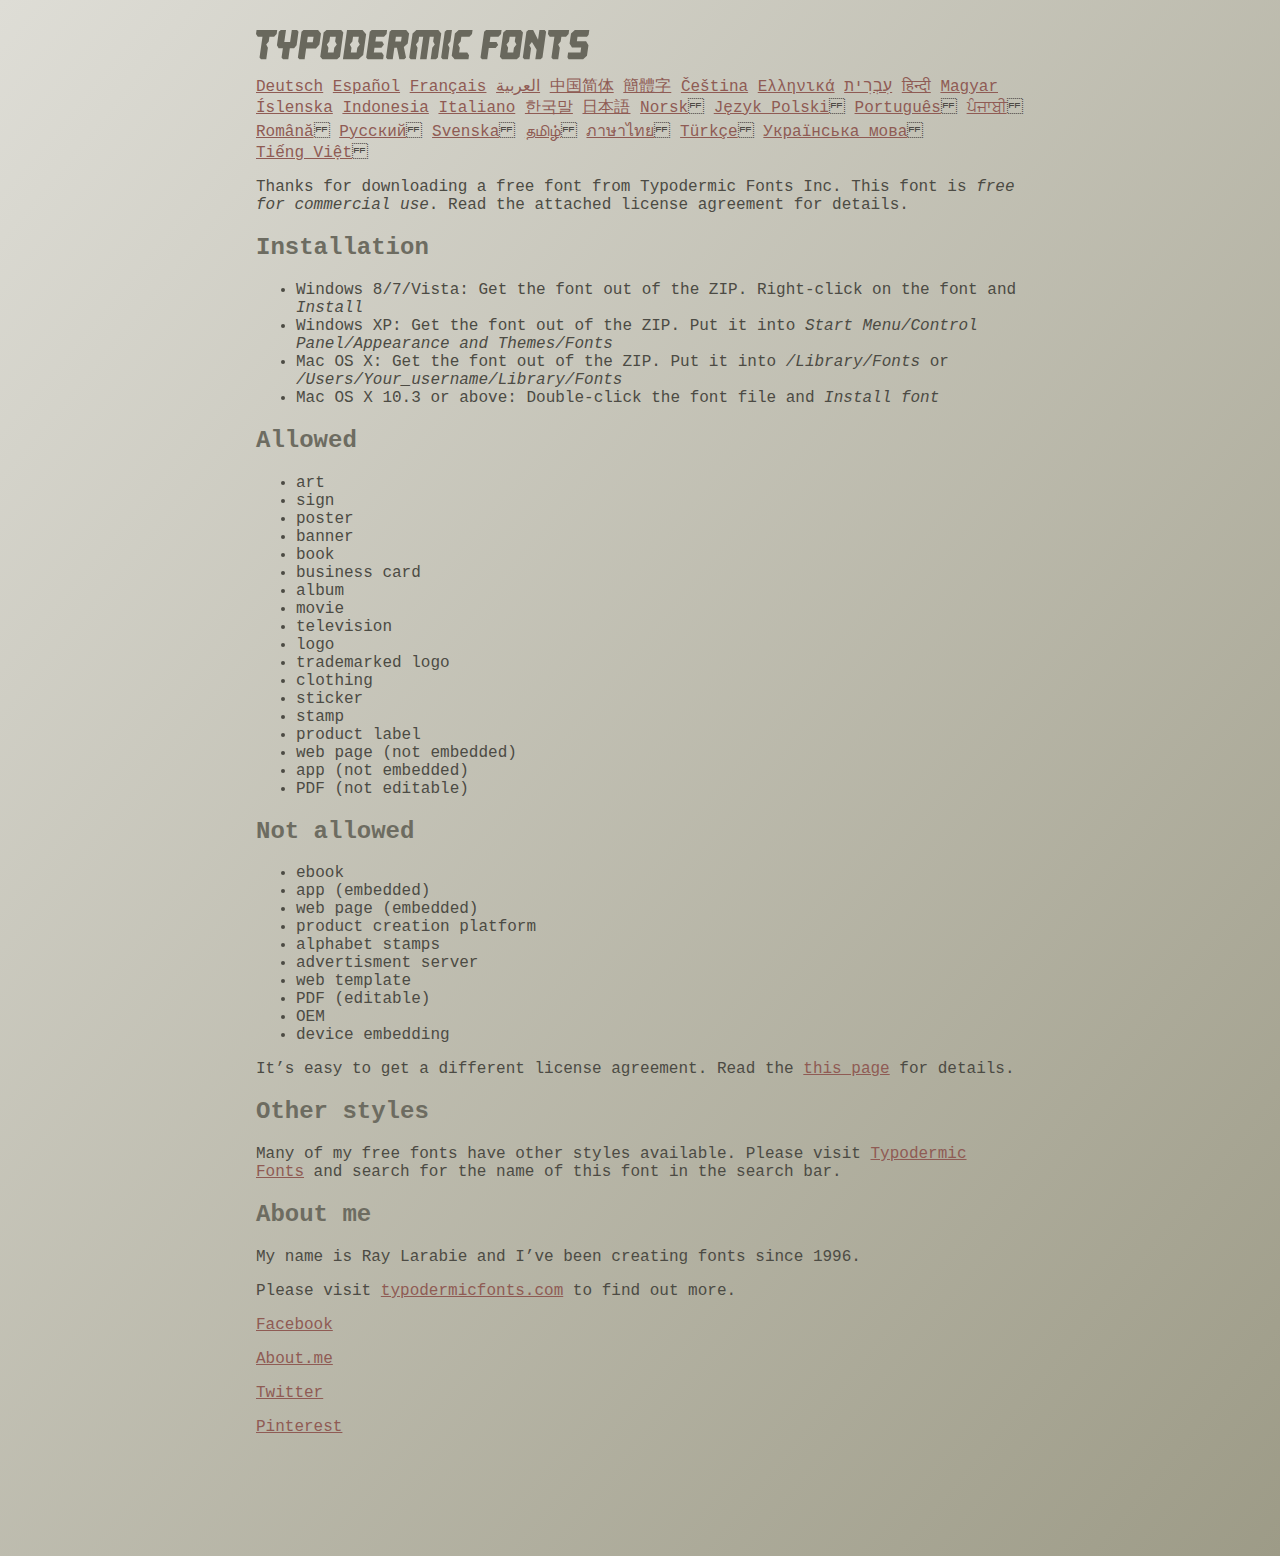
<file: font/read-this.html>
<head>
<meta http-equiv="Content-Type" content="text/html; charset=utf-8">
<title>Typodermic Fonts Inc. Freeware Font instructions 2014</title>
<style type="text/css">
body {
	margin:30px 20% 120px 20%;
	padding:0px;
	font-family:Consolas, Courier, sans-serif;
	color:#4c4b44;
	background-color:#c2c1b3;

/* IE10 Consumer Preview */ 
background-image: -ms-linear-gradient(top left, #DEDDD6 0%, #9D9B87 100%);

/* Mozilla Firefox */ 
background-image: -moz-linear-gradient(top left, #DEDDD6 0%, #9D9B87 100%);

/* Opera */ 
background-image: -o-linear-gradient(top left, #DEDDD6 0%, #9D9B87 100%);

/* Webkit (Safari/Chrome 10) */ 
background-image: -webkit-gradient(linear, left top, right bottom, color-stop(0, #DEDDD6), color-stop(1, #9D9B87));

/* Webkit (Chrome 11+) */ 
background-image: -webkit-linear-gradient(top left, #DEDDD6 0%, #9D9B87 100%);

/* W3C Markup, IE10 Release Preview */ 
background-image: linear-gradient(to bottom right, #DEDDD6 0%, #9D9B87 100%);

	}
h2 {color:#6d6c61;}
a {color:#8f5b54;}
a:hover {color:#ffffff; background-color:#9a998c;}
</style>
</head>

<body>

<svg width="350px" height="30px">
	<path fill="#69685D" d="M0,4.006L0.554,0h20.674l-0.553,4.006l-2.559,2.772h-4.688l-0.682,4.816l-2.515,3.026l1.663,3.07
		l-1.62,11.594H4.987l-1.448-1.79l2.94-20.716H1.791L0,4.006z"/>
	<path fill="#69685D" d="M35.8,0h5.285l1.408,1.791l-1.876,13.343l-2.515,3.111h-4.264l-1.534,11.04h-5.286l-1.449-1.79l1.322-9.25
		h-4.263l-1.705-3.111l1.875-13.343L24.76,0h5.242l-1.706,12.064h5.799L35.8,0z"/>
	<path fill="#69685D" d="M62.09,0l2.899,3.453L63.412,14.58l-3.496,3.962h-9.805l-1.491,10.742h-5.244l-1.493-1.79l3.625-25.704
		L47.469,0H62.09z M50.965,12.362h5.797l0.81-5.583h-5.799L50.965,12.362z"/>
	<path fill="#69685D" d="M64.256,26.642l3.367-24.041L70.523,0h14.664l2.132,2.601l-3.368,24.041l-2.856,2.643H66.431L64.256,26.642
		z M73.335,11.595l-2.514,3.026l1.663,3.07l-0.683,4.816H77.6l0.68-4.816l2.516-3.07l-1.663-3.026l0.681-4.816h-5.796L73.335,11.595
		z"/>
	<path fill="#69685D" d="M86.926,29.285L91.017,0h15.518l3.581,4.307l-2.899,20.673l-4.774,4.305H86.926z M96.345,11.595
		l-2.515,3.026l1.664,3.07l-0.683,4.816h5.798l0.681-4.816l2.516-3.07l-1.663-3.026l0.681-4.816h-5.796L96.345,11.595z"/>
	<path fill="#69685D" d="M127.114,29.285h-15.473l-1.492-1.79l3.624-25.704L115.731,0h15.389l-0.554,4.006l-2.557,2.772h-7.971
		l-0.684,4.816h6.906l1.662,3.026l-2.515,3.111h-6.905l-0.683,4.775h8.057l1.791,2.771L127.114,29.285z"/>
	<path fill="#69685D" d="M150.21,0l2.898,3.453l-1.405,9.977l-3.881,3.452l2.217,10.613l-1.748,1.79h-4.944l-2.387-11.553h-2.6
		l-1.622,11.553h-5.241l-1.493-1.79l3.624-25.704L135.588,0H150.21z M145.691,6.779h-5.796l-0.683,4.816h5.799L145.691,6.779z"/>
	<path fill="#69685D" d="M159.92,29.285h-5.242l-1.492-1.79l3.41-24.042L160.432,0h21.911l2.897,3.453l-3.409,24.042l-1.876,1.79
		h-5.284l1.617-11.594l2.517-3.07l-1.662-3.026l0.681-4.816h-4.092l-3.154,22.506h-6.522l3.155-22.506h-4.134l-0.683,4.816
		l-2.515,3.026l1.663,3.07L159.92,29.285z"/>
	<path fill="#69685D" d="M191.879,29.285h-5.244l-1.492-1.79l3.624-25.704L190.728,0h5.242l-1.619,11.595l-2.516,3.026l1.663,3.07
		L191.879,29.285z"/>
	<path fill="#69685D" d="M213.018,25.279l-0.554,4.006h-13.854l-2.899-3.494l3.156-22.338L202.702,0h13.854l-0.555,4.006
		l-2.558,2.772h-8.1l-0.683,4.816l-2.515,3.026l1.663,3.07l-0.683,4.816h8.1L213.018,25.279z"/>
	<path fill="#69685D" d="M226.007,29.285l-1.492-1.79l3.624-25.704L230.1,0h15.473l-0.554,4.006l-2.557,2.772h-8.058l-0.724,5.115
		h6.818l1.664,3.07l-2.557,3.11h-6.82l-1.535,11.211H226.007z"/>
	<path fill="#69685D" d="M243.903,26.642l3.368-24.041L250.17,0h14.663l2.131,2.601l-3.367,24.041l-2.855,2.643h-14.664
		L243.903,26.642z M252.983,11.595l-2.516,3.026l1.662,3.07l-0.681,4.816h5.796l0.684-4.816l2.515-3.07l-1.664-3.026l0.684-4.816
		h-5.798L252.983,11.595z"/>
	<path fill="#69685D" d="M280.639,19.822l-4.731-7.758l-2.516,3.069l1.662,3.069l-1.533,11.082h-5.244l-1.493-1.79l3.626-25.704
		L272.37,0h4.773l4.902,9.677L283.41,0h5.285l1.407,1.791l-3.623,25.704l-1.877,1.79h-5.285L280.639,19.822z"/>
	<path fill="#69685D" d="M291.926,4.006L292.48,0h20.674l-0.554,4.006l-2.557,2.772h-4.691l-0.681,4.816l-2.516,3.026l1.664,3.07
		l-1.621,11.594h-5.285l-1.451-1.79l2.942-20.716h-4.689L291.926,4.006z"/>
	<path fill="#69685D" d="M325.168,17.478h-9.209l-2.387-3.923l1.45-10.102L318.857,0h14.452l-0.682,4.86l-1.621,1.918h-9.506
		l-0.64,4.561h9.208l2.388,3.878l-1.493,10.572l-3.836,3.494h-14.579l-1.107-1.917l0.682-4.86h12.362L325.168,17.478z"/>
</svg>

<br>

<p translate="no">

<a href="http://translate.google.com/translate?hl=en&sl=en&tl=de&u=http://typodermicfonts.com/wp-content/uploads/2014/02/read-this.html&sandbox=0&usg=ALkJrhivq6___mill12Uw6fPvMWyJxstkw">Deutsch</a>

<a href="http://translate.google.com/translate?hl=en&sl=en&tl=es&u=http://typodermicfonts.com/wp-content/uploads/2014/02/read-this.html&sandbox=0&usg=ALkJrhjAt3cpinDeMTX6Ro8UcZFqaE8K5Q">Español</a>

<a href="http://translate.google.com/translate?hl=en&sl=en&tl=fr&u=http://typodermicfonts.com/wp-content/uploads/2014/02/read-this.html&sandbox=0&usg=ALkJrhjObLPhFyyhwigF-dBoOZ3eXYdDsw">Français</a>

<a href="http://translate.google.com/translate?hl=en&sl=en&tl=ar&u=http://typodermicfonts.com/wp-content/uploads/2014/02/read-this.html&sandbox=0&usg=ALkJrhg2hs-st3zodt-AjmoeuPHfyJsTEg">العربية</a>

<a href="http://translate.google.com/translate?hl=en&sl=en&tl=zh-CN&u=http://typodermicfonts.com/wp-content/uploads/2014/02/read-this.html&sandbox=0&usg=ALkJrhiilVnjG1Ks0DN7UyRqbKExhxAT-Q">中国简体</a>

<a href="http://translate.google.com/translate?hl=en&sl=en&tl=zh-TW&u=http://typodermicfonts.com/wp-content/uploads/2014/02/read-this.html&sandbox=0&usg=ALkJrhiSCPRAYToARlHI4kxIK9eCIFKQhw">簡體字</a>

<a href="http://translate.google.com/translate?hl=en&sl=en&tl=cs&u=http://typodermicfonts.com/wp-content/uploads/2014/02/read-this.html&sandbox=0&usg=ALkJrhj3z2HOOmCXLT-ApYW2SCeBvTGvTA">Čeština</a>

<a href="http://translate.google.com/translate?hl=en&sl=en&tl=el&u=http://typodermicfonts.com/wp-content/uploads/2014/02/read-this.html&sandbox=0&usg=ALkJrhhoORG-43TvZ2NVrll3T0oyOZE0VA">Ελληνικά</a>

<a href="http://translate.google.com/translate?hl=en&sl=en&tl=iw&u=http://typodermicfonts.com/wp-content/uploads/2014/02/read-this.html&sandbox=0&usg=ALkJrhiP4kLXdDxVNuV6-9tHJ8Tbt-1xKw">עִבְרִית</a>

<a href="http://translate.google.com/translate?hl=en&sl=en&tl=hi&u=http://typodermicfonts.com/wp-content/uploads/2014/02/read-this.html&sandbox=0&usg=ALkJrhhJmUufReWrMTSaGKPPOqV7q5jpGQ">हिन्दी</a>

<a href="http://translate.google.com/translate?hl=en&sl=en&tl=hu&u=http://typodermicfonts.com/wp-content/uploads/2014/02/read-this.html&sandbox=0&usg=ALkJrhgfcL_UwP3jkr6Vvq35rkhETFuTug">Magyar</a>

<a href="http://translate.google.com/translate?hl=en&sl=en&tl=is&u=http://typodermicfonts.com/wp-content/uploads/2014/02/read-this.html&sandbox=0&usg=ALkJrhjpK9lELyRP50Vv3RNgqCJDb6d-GQ">Íslenska</a>

<a href="http://translate.google.com/translate?hl=en&sl=en&tl=id&u=http://typodermicfonts.com/wp-content/uploads/2014/02/read-this.html&sandbox=0&usg=ALkJrhiExV3gmyXBUVqcwNiGiUWQSRrgIQ">Indonesia</a>

<a href="http://translate.google.com/translate?hl=en&sl=en&tl=it&u=http://typodermicfonts.com/wp-content/uploads/2014/02/read-this.html&sandbox=0&usg=ALkJrhgMr2_uulaLYRSFz8C34rtcbN6XEg">Italiano</a>

<a href="http://translate.google.com/translate?hl=en&sl=en&tl=ko&u=http://typodermicfonts.com/wp-content/uploads/2014/02/read-this.html&sandbox=0&usg=ALkJrhhl_nNXiOMIiBERq879UXH1XYfZGw">한국말</a>

<a href="http://translate.google.com/translate?hl=en&ie=UTF8&prev=_t&sl=en&tl=ja&u=http://typodermicfonts.com/wp-content/uploads/2014/02/read-this.html&sandbox=0&usg=ALkJrhi2FvSFgSUub72-Sq2moIRAosCiLA">日本語</a>

<a href="http://translate.google.com/translate?hl=en&sl=en&tl=no&u=http://typodermicfonts.com/wp-content/uploads/2014/02/read-this.html&sandbox=0&usg=ALkJrhhnf9AGd5hfxwA04e1w-tfYPha1ww">Norsk</a>
<a href="http://translate.google.com/translate?hl=en&sl=en&tl=pl&u=http://typodermicfonts.com/wp-content/uploads/2014/02/read-this.html&sandbox=0&usg=ALkJrhjZTe5eJRrZffLe0zgqEHPrMb8pOQ">Język&nbsp;Polski</a>
<a href="http://translate.google.com/translate?hl=en&sl=en&tl=pt-BR&u=http://typodermicfonts.com/wp-content/uploads/2014/02/read-this.html&sandbox=0&usg=ALkJrhg-zp3i6AcZCv02ONjZ5YvkcCFDBw">Português</a>
<a href="http://translate.google.com/translate?hl=en&sl=en&tl=pa&u=http://typodermicfonts.com/wp-content/uploads/2014/02/read-this.html&sandbox=0&usg=ALkJrhhPEMoYvW59_DJT7y6fxgG2IMh23A">ਪੰਜਾਬੀ</a>
<a href="http://translate.google.com/translate?hl=en&sl=en&tl=ro&u=http://typodermicfonts.com/wp-content/uploads/2014/02/read-this.html&sandbox=0&usg=ALkJrhgD0R8zxuQQh-YmFpQTJdvjhAYm2A">Română</a>
<a href="http://translate.google.com/translate?hl=en&sl=en&tl=ru&u=http://typodermicfonts.com/wp-content/uploads/2014/02/read-this.html&sandbox=0&usg=ALkJrhgI6c7Pd-FCcipT4xc2NPTefj5JJg">Русский</a>
<a href="http://translate.google.com/translate?hl=en&sl=en&tl=sv&u=http://typodermicfonts.com/wp-content/uploads/2014/02/read-this.html&sandbox=0&usg=ALkJrhhA8gW_-rjCbZQ5TK46zFMB3_StEQ">Svenska</a>
<a href="http://translate.google.com/translate?hl=en&sl=en&tl=ta&u=http://typodermicfonts.com/wp-content/uploads/2014/02/read-this.html&sandbox=0&usg=ALkJrhiwxxCEPzu3pHBXP-fbTZaOzYqe3g">தமிழ்</a>
<a href="http://translate.google.com/translate?hl=en&sl=en&tl=th&u=http://typodermicfonts.com/wp-content/uploads/2014/02/read-this.html&sandbox=0&usg=ALkJrhjP1N1DRUB1M81k5mi5KnRtt5C2-Q">ภาษาไทย</a>
<a href="http://translate.google.com/translate?hl=en&sl=en&tl=tr&u=http://typodermicfonts.com/wp-content/uploads/2014/02/read-this.html&sandbox=0&usg=ALkJrhiTYbD039OWznCcGyQnMy89_v-1gA">Türkçe</a>
<a href="http://translate.google.com/translate?hl=en&sl=en&tl=uk&u=http%3A%2F%2Ftypodermicfonts.com%2Fwp-content%2Fuploads%2F2014%2F02%2Fread-this.html">Українська&nbsp;мова</a>
<a href="http://translate.google.com/translate?hl=en&sl=en&tl=vi&u=http://typodermicfonts.com/wp-content/uploads/2014/02/read-this.html&sandbox=0&usg=ALkJrhirTQPOLCZognLpxOvJQT_158y07A">Tiếng&nbsp;Việt</a>
</p>


<p>Thanks for downloading a free font from <span translate="no">Typodermic Fonts Inc.</span> This font is <em>free for commercial use</em>. Read the attached license agreement for details.</p>


<h2>Installation</h2>

<ul>
<li>Windows 8/7/Vista: Get the font out of the ZIP. Right-click on the font and <em>Install</em>
<li>Windows XP: Get the font out of the ZIP. Put it into <cite translate="no">Start Menu/Control Panel/Appearance and Themes/Fonts</cite>
<li>Mac OS X: Get the font out of the ZIP. Put it into <cite translate="no">/Library/Fonts</cite> or <cite translate="no">/Users/Your_username/Library/Fonts</cite>
<li>Mac OS X 10.3 or above: Double-click the font file and <em>Install font</em>
</ul>


<h2>Allowed</h2>

<ul>
<li>art
<li>sign
<li>poster
<li>banner
<li>book
<li>business card
<li>album
<li>movie
<li>television
<li>logo
<li>trademarked logo
<li>clothing
<li>sticker
<li>stamp
<li>product label
<li>web page (not embedded)
<li>app (not embedded)
<li>PDF (not editable)
</ul>

<h2>Not allowed</h2>

<ul>
<li>ebook
<li>app (embedded)
<li>web page (embedded)
<li>product creation platform
<li>alphabet stamps
<li>advertisment server
<li>web template
<li>PDF (editable)
<li>OEM
<li>device embedding
</ul>

<p>It&rsquo;s easy to get a different license agreement. Read the <a href="http://typodermicfonts.com/custom/">this page</a> for details.</p>

<h2>Other styles</h2>

<p>Many of my free fonts have other styles available. Please visit <a href="http://typodermicfonts.com">Typodermic Fonts</a> and search for the name of this font in the search bar.</p>


<h2>About me</h2>

<p>My name is <span translate="no">Ray Larabie</span> and I&rsquo;ve been creating fonts since 1996.</p>

<p>Please visit <a href="http://typodermicfonts.com">typodermicfonts.com</a> to find out more.</p>

<p translate="no"><a href="https://www.facebook.com/pages/Typodermic-Fonts/7153899975">Facebook</a></p>
<p translate="no"><a href="http://about.me/raylarabie/#">About.me</a></p>
<p translate="no"><p><a href="https://twitter.com/typodermic">Twitter</a></p>
<p translate="no"><p><a href="http://www.pinterest.com/plywood747/">Pinterest</a></p>

</body>
</file>
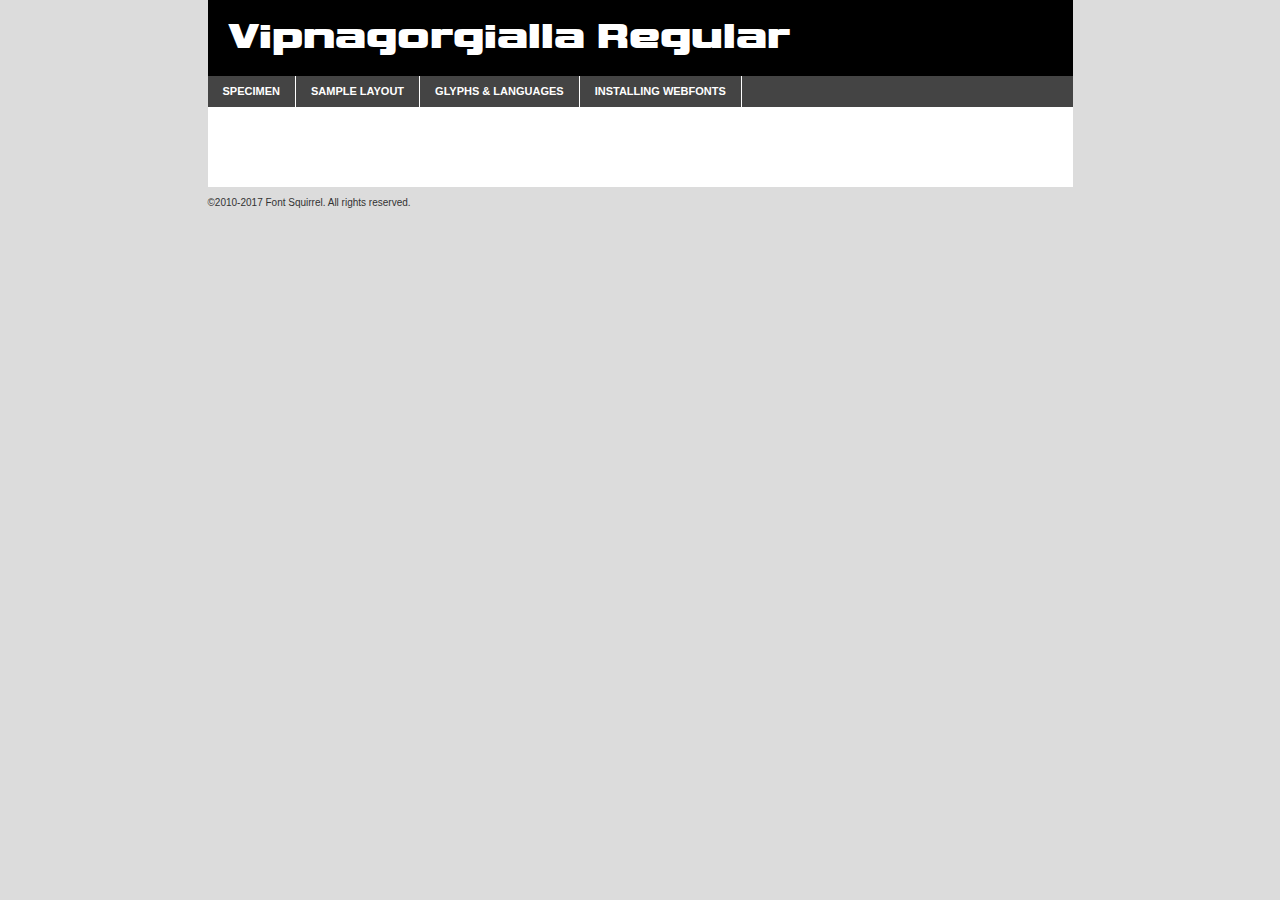
<file: font/vipnagorgialla-demo.html>
<!DOCTYPE html PUBLIC "-//W3C//DTD XHTML 1.0 Transitional//EN"
	"http://www.w3.org/TR/xhtml1/DTD/xhtml1-transitional.dtd">

<html xmlns="http://www.w3.org/1999/xhtml" xml:lang="en" lang="en">
<head>
	<meta http-equiv="Content-Type" content="text/html; charset=utf-8" />
	<script src="http://ajax.googleapis.com/ajax/libs/jquery/1.7.2/jquery.min.js" type="text/javascript" charset="utf-8"></script>
	<script type="text/javascript">
	(function($){$.fn.easyTabs=function(option){var param=jQuery.extend({fadeSpeed:"fast",defaultContent:1,activeClass:'active'},option);$(this).each(function(){var thisId="#"+this.id;if(param.defaultContent==''){param.defaultContent=1;}
	if(typeof param.defaultContent=="number")
	{var defaultTab=$(thisId+" .tabs li:eq("+(param.defaultContent-1)+") a").attr('href').substr(1);}else{var defaultTab=param.defaultContent;}
	$(thisId+" .tabs li a").each(function(){var tabToHide=$(this).attr('href').substr(1);$("#"+tabToHide).addClass('easytabs-tab-content');});hideAll();changeContent(defaultTab);function hideAll(){$(thisId+" .easytabs-tab-content").hide();}
	function changeContent(tabId){hideAll();$(thisId+" .tabs li").removeClass(param.activeClass);$(thisId+" .tabs li a[href=#"+tabId+"]").closest('li').addClass(param.activeClass);if(param.fadeSpeed!="none")
	{$(thisId+" #"+tabId).fadeIn(param.fadeSpeed);}else{$(thisId+" #"+tabId).show();}}
	$(thisId+" .tabs li").click(function(){var tabId=$(this).find('a').attr('href').substr(1);changeContent(tabId);return false;});});}})(jQuery);
	</script>
	<link rel="stylesheet" href="specimen_files/specimen_stylesheet.css" type="text/css" charset="utf-8" />
	<link rel="stylesheet" href="stylesheet.css" type="text/css" charset="utf-8" />

	<style type="text/css">
					body{
				font-family: 'vipnagorgiallaregular';
							}
		</style>

	<title>Vipnagorgialla Regular Specimen</title>
	
	
	<script type="text/javascript" charset="utf-8">
		$(document).ready(function() {
			$('#container').easyTabs({defaultContent:1});
		});
	</script>
</head>

<body>
<div id="container">
	<div id="header">
		Vipnagorgialla Regular	</div>
	<ul class="tabs">
		<li><a href="#specimen">Specimen</a></li>
		<li><a href="#layout">Sample Layout</a></li>
				<li><a href="#glyphs">Glyphs &amp; Languages</a></li>
		<li><a href="#installing">Installing Webfonts</a></li>
		
	</ul>
	
	<div id="main_content">

		
			<div id="specimen">
		
				<div class="section">
					<div class="grid12 firstcol">
						<div class="huge">AaBb</div>
					</div>
				</div>
		
				<div class="section">
					<div class="glyph_range">A&#x200B;B&#x200b;C&#x200b;D&#x200b;E&#x200b;F&#x200b;G&#x200b;H&#x200b;I&#x200b;J&#x200b;K&#x200b;L&#x200b;M&#x200b;N&#x200b;O&#x200b;P&#x200b;Q&#x200b;R&#x200b;S&#x200b;T&#x200b;U&#x200b;V&#x200b;W&#x200b;X&#x200b;Y&#x200b;Z&#x200b;a&#x200b;b&#x200b;c&#x200b;d&#x200b;e&#x200b;f&#x200b;g&#x200b;h&#x200b;i&#x200b;j&#x200b;k&#x200b;l&#x200b;m&#x200b;n&#x200b;o&#x200b;p&#x200b;q&#x200b;r&#x200b;s&#x200b;t&#x200b;u&#x200b;v&#x200b;w&#x200b;x&#x200b;y&#x200b;z&#x200b;1&#x200b;2&#x200b;3&#x200b;4&#x200b;5&#x200b;6&#x200b;7&#x200b;8&#x200b;9&#x200b;0&#x200b;&amp;&#x200b;.&#x200b;,&#x200b;?&#x200b;!&#x200b;&#64;&#x200b;(&#x200b;)&#x200b;#&#x200b;$&#x200b;%&#x200b;*&#x200b;+&#x200b;-&#x200b;=&#x200b;:&#x200b;;</div>
				</div>
				<div class="section">
					<div class="grid12 firstcol">
						<table class="sample_table">
							<tr><td>10</td><td class="size10">abcdefghijklmnopqrstuvwxyzABCDEFGHIJKLMNOPQRSTUVWXYZ0123456789abcdefghijklmnopqrstuvwxyzABCDEFGHIJKLMNOPQRSTUVWXYZ0123456789abcdefghijklmnopqrstuvwxyzABCDEFGHIJKLMNOPQRSTUVWXYZ</td></tr>
							<tr><td>11</td><td class="size11">abcdefghijklmnopqrstuvwxyzABCDEFGHIJKLMNOPQRSTUVWXYZ0123456789abcdefghijklmnopqrstuvwxyzABCDEFGHIJKLMNOPQRSTUVWXYZ0123456789abcdefghijklmnopqrstuvwxyzABCDEFGHIJKLMNOPQRSTUVWXYZ</td></tr>
							<tr><td>12</td><td class="size12">abcdefghijklmnopqrstuvwxyzABCDEFGHIJKLMNOPQRSTUVWXYZ0123456789abcdefghijklmnopqrstuvwxyzABCDEFGHIJKLMNOPQRSTUVWXYZ0123456789abcdefghijklmnopqrstuvwxyzABCDEFGHIJKLMNOPQRSTUVWXYZ</td></tr>
							<tr><td>13</td><td class="size13">abcdefghijklmnopqrstuvwxyzABCDEFGHIJKLMNOPQRSTUVWXYZ0123456789abcdefghijklmnopqrstuvwxyzABCDEFGHIJKLMNOPQRSTUVWXYZ0123456789abcdefghijklmnopqrstuvwxyzABCDEFGHIJKLMNOPQRSTUVWXYZ</td></tr>
							<tr><td>14</td><td class="size14">abcdefghijklmnopqrstuvwxyzABCDEFGHIJKLMNOPQRSTUVWXYZ0123456789abcdefghijklmnopqrstuvwxyzABCDEFGHIJKLMNOPQRSTUVWXYZ0123456789abcdefghijklmnopqrstuvwxyzABCDEFGHIJKLMNOPQRSTUVWXYZ</td></tr>
							<tr><td>16</td><td class="size16">abcdefghijklmnopqrstuvwxyzABCDEFGHIJKLMNOPQRSTUVWXYZ0123456789abcdefghijklmnopqrstuvwxyzABCDEFGHIJKLMNOPQRSTUVWXYZ</td></tr>
							<tr><td>18</td><td class="size18">abcdefghijklmnopqrstuvwxyzABCDEFGHIJKLMNOPQRSTUVWXYZ0123456789abcdefghijklmnopqrstuvwxyzABCDEFGHIJKLMNOPQRSTUVWXYZ</td></tr>
							<tr><td>20</td><td class="size20">abcdefghijklmnopqrstuvwxyzABCDEFGHIJKLMNOPQRSTUVWXYZ0123456789abcdefghijklmnopqrstuvwxyzABCDEFGHIJKLMNOPQRSTUVWXYZ</td></tr>
							<tr><td>24</td><td class="size24">abcdefghijklmnopqrstuvwxyzABCDEFGHIJKLMNOPQRSTUVWXYZ0123456789abcdefghijklmnopqrstuvwxyzABCDEFGHIJKLMNOPQRSTUVWXYZ</td></tr>
							<tr><td>30</td><td class="size30">abcdefghijklmnopqrstuvwxyzABCDEFGHIJKLMNOPQRSTUVWXYZ0123456789abcdefghijklmnopqrstuvwxyzABCDEFGHIJKLMNOPQRSTUVWXYZ</td></tr>
							<tr><td>36</td><td class="size36">abcdefghijklmnopqrstuvwxyzABCDEFGHIJKLMNOPQRSTUVWXYZ0123456789abcdefghijklmnopqrstuvwxyzABCDEFGHIJKLMNOPQRSTUVWXYZ</td></tr>
							<tr><td>48</td><td class="size48">abcdefghijklmnopqrstuvwxyzABCDEFGHIJKLMNOPQRSTUVWXYZ0123456789abcdefghijklmnopqrstuvwxyzABCDEFGHIJKLMNOPQRSTUVWXYZ</td></tr>
							<tr><td>60</td><td class="size60">abcdefghijklmnopqrstuvwxyzABCDEFGHIJKLMNOPQRSTUVWXYZ0123456789abcdefghijklmnopqrstuvwxyzABCDEFGHIJKLMNOPQRSTUVWXYZ</td></tr>
							<tr><td>72</td><td class="size72">abcdefghijklmnopqrstuvwxyzABCDEFGHIJKLMNOPQRSTUVWXYZ0123456789abcdefghijklmnopqrstuvwxyzABCDEFGHIJKLMNOPQRSTUVWXYZ</td></tr>
							<tr><td>90</td><td class="size90">abcdefghijklmnopqrstuvwxyzABCDEFGHIJKLMNOPQRSTUVWXYZ0123456789abcdefghijklmnopqrstuvwxyzABCDEFGHIJKLMNOPQRSTUVWXYZ</td></tr>
						</table>
				
					</div>
			
				</div>
		
		
		
								<div class="section" id="bodycomparison">


										<div id="xheight">
				<div class="fontbody">&#x25FC;&#x25FC;&#x25FC;&#x25FC;&#x25FC;&#x25FC;&#x25FC;&#x25FC;&#x25FC;&#x25FC;&#x25FC;&#x25FC;&#x25FC;&#x25FC;&#x25FC;&#x25FC;&#x25FC;&#x25FC;&#x25FC;&#x25FC;&#x25FC;&#x25FC;&#x25FC;&#x25FC;&#x25FC;&#x25FC;&#x25FC;&#x25FC;&#x25FC;&#x25FC;&#x25FC;&#x25FC;&#x25FC;&#x25FC;&#x25FC;&#x25FC;&#x25FC;&#x25FC;&#x25FC;&#x25FC;&#x25FC;&#x25FC;&#x25FC;&#x25FC;&#x25FC;&#x25FC;&#x25FC;&#x25FC;&#x25FC;&#x25FC;&#x25FC;&#x25FC;&#x25FC;&#x25FC;&#x25FC;&#x25FC;&#x25FC;&#x25FC;&#x25FC;&#x25FC;&#x25FC;&#x25FC;&#x25FC;&#x25FC;&#x25FC;&#x25FC;&#x25FC;&#x25FC;&#x25FC;&#x25FC;&#x25FC;&#x25FC;&#x25FC;&#x25FC;&#x25FC;&#x25FC;&#x25FC;&#x25FC;&#x25FC;&#x25FC;&#x25FC;&#x25FC;&#x25FC;&#x25FC;&#x25FC;&#x25FC;&#x25FC;&#x25FC;&#x25FC;&#x25FC;&#x25FC;&#x25FC;&#x25FC;&#x25FC;&#x25FC;&#x25FC;&#x25FC;&#x25FC;&#x25FC;body</div><div class="arialbody">body</div><div class="verdanabody">body</div><div class="georgiabody">body</div></div>
										<div class="fontbody" style="z-index:1">
											body<span>Vipnagorgialla Regular</span>
										</div>
										<div class="arialbody" style="z-index:1">
											body<span>Arial</span>
										</div>
										<div class="verdanabody" style="z-index:1">
											body<span>Verdana</span>
										</div>
										<div class="georgiabody" style="z-index:1">
											body<span>Georgia</span>
										</div>



								</div>
		
		
				<div class="section psample psample_row1" id="">
					
					<div class="grid2 firstcol">
						<p class="size10"><span>10.</span>Aenean lacinia bibendum nulla sed consectetur. Fusce dapibus, tellus ac cursus commodo, tortor mauris condimentum nibh, ut fermentum massa justo sit amet risus. Nullam id dolor id nibh ultricies vehicula ut id elit. Cum sociis natoque penatibus et magnis dis parturient montes, nascetur ridiculus mus. Nulla vitae elit libero, a pharetra augue.</p>
			
					</div>
					<div class="grid3">
						<p class="size11"><span>11.</span>Aenean lacinia bibendum nulla sed consectetur. Fusce dapibus, tellus ac cursus commodo, tortor mauris condimentum nibh, ut fermentum massa justo sit amet risus. Nullam id dolor id nibh ultricies vehicula ut id elit. Cum sociis natoque penatibus et magnis dis parturient montes, nascetur ridiculus mus. Nulla vitae elit libero, a pharetra augue.</p>
			
					</div>
					<div class="grid3">
						<p class="size12"><span>12.</span>Aenean lacinia bibendum nulla sed consectetur. Fusce dapibus, tellus ac cursus commodo, tortor mauris condimentum nibh, ut fermentum massa justo sit amet risus. Nullam id dolor id nibh ultricies vehicula ut id elit. Cum sociis natoque penatibus et magnis dis parturient montes, nascetur ridiculus mus. Nulla vitae elit libero, a pharetra augue.</p>
			
					</div>
					<div class="grid4">
						<p class="size13"><span>13.</span>Aenean lacinia bibendum nulla sed consectetur. Fusce dapibus, tellus ac cursus commodo, tortor mauris condimentum nibh, ut fermentum massa justo sit amet risus. Nullam id dolor id nibh ultricies vehicula ut id elit. Cum sociis natoque penatibus et magnis dis parturient montes, nascetur ridiculus mus. Nulla vitae elit libero, a pharetra augue.</p>
			
					</div>
					<div class="white_blend"></div>
					
				</div>
				<div class="section psample psample_row2" id="">
					<div class="grid3 firstcol">
						<p class="size14"><span>14.</span>Aenean lacinia bibendum nulla sed consectetur. Fusce dapibus, tellus ac cursus commodo, tortor mauris condimentum nibh, ut fermentum massa justo sit amet risus. Nullam id dolor id nibh ultricies vehicula ut id elit. Cum sociis natoque penatibus et magnis dis parturient montes, nascetur ridiculus mus. Nulla vitae elit libero, a pharetra augue.</p>
			
					</div>
					<div class="grid4">
						<p class="size16"><span>16.</span>Aenean lacinia bibendum nulla sed consectetur. Fusce dapibus, tellus ac cursus commodo, tortor mauris condimentum nibh, ut fermentum massa justo sit amet risus. Nullam id dolor id nibh ultricies vehicula ut id elit. Cum sociis natoque penatibus et magnis dis parturient montes, nascetur ridiculus mus. Nulla vitae elit libero, a pharetra augue.</p>
			
					</div>
					<div class="grid5">
						<p class="size18"><span>18.</span>Aenean lacinia bibendum nulla sed consectetur. Fusce dapibus, tellus ac cursus commodo, tortor mauris condimentum nibh, ut fermentum massa justo sit amet risus. Nullam id dolor id nibh ultricies vehicula ut id elit. Cum sociis natoque penatibus et magnis dis parturient montes, nascetur ridiculus mus. Nulla vitae elit libero, a pharetra augue.</p>
			
					</div>

					<div class="white_blend"></div>

				</div>
				
				<div class="section psample psample_row3" id="">
					<div class="grid5 firstcol">
						<p class="size20"><span>20.</span>Aenean lacinia bibendum nulla sed consectetur. Fusce dapibus, tellus ac cursus commodo, tortor mauris condimentum nibh, ut fermentum massa justo sit amet risus. Nullam id dolor id nibh ultricies vehicula ut id elit. Cum sociis natoque penatibus et magnis dis parturient montes, nascetur ridiculus mus. Nulla vitae elit libero, a pharetra augue.</p>
					</div>
					<div class="grid7">
						<p class="size24"><span>24.</span>Aenean lacinia bibendum nulla sed consectetur. Fusce dapibus, tellus ac cursus commodo, tortor mauris condimentum nibh, ut fermentum massa justo sit amet risus. Nullam id dolor id nibh ultricies vehicula ut id elit. Cum sociis natoque penatibus et magnis dis parturient montes, nascetur ridiculus mus. Nulla vitae elit libero, a pharetra augue.</p>
					</div>
					
					<div class="white_blend"></div>
					
				</div>
				
				<div class="section psample psample_row4" id="">
					<div class="grid12 firstcol">
						<p class="size30"><span>30.</span>Aenean lacinia bibendum nulla sed consectetur. Fusce dapibus, tellus ac cursus commodo, tortor mauris condimentum nibh, ut fermentum massa justo sit amet risus. Nullam id dolor id nibh ultricies vehicula ut id elit. Cum sociis natoque penatibus et magnis dis parturient montes, nascetur ridiculus mus. Nulla vitae elit libero, a pharetra augue.</p>
					</div>
					<div class="white_blend"></div>
					
				</div>
				
				
				
				<div class="section psample psample_row1 fullreverse">
					<div class="grid2 firstcol">
						<p class="size10"><span>10.</span>Aenean lacinia bibendum nulla sed consectetur. Fusce dapibus, tellus ac cursus commodo, tortor mauris condimentum nibh, ut fermentum massa justo sit amet risus. Nullam id dolor id nibh ultricies vehicula ut id elit. Cum sociis natoque penatibus et magnis dis parturient montes, nascetur ridiculus mus. Nulla vitae elit libero, a pharetra augue.</p>
			
					</div>
					<div class="grid3">
						<p class="size11"><span>11.</span>Aenean lacinia bibendum nulla sed consectetur. Fusce dapibus, tellus ac cursus commodo, tortor mauris condimentum nibh, ut fermentum massa justo sit amet risus. Nullam id dolor id nibh ultricies vehicula ut id elit. Cum sociis natoque penatibus et magnis dis parturient montes, nascetur ridiculus mus. Nulla vitae elit libero, a pharetra augue.</p>
			
					</div>
					<div class="grid3">
						<p class="size12"><span>12.</span>Aenean lacinia bibendum nulla sed consectetur. Fusce dapibus, tellus ac cursus commodo, tortor mauris condimentum nibh, ut fermentum massa justo sit amet risus. Nullam id dolor id nibh ultricies vehicula ut id elit. Cum sociis natoque penatibus et magnis dis parturient montes, nascetur ridiculus mus. Nulla vitae elit libero, a pharetra augue.</p>
			
					</div>
					<div class="grid4">
						<p class="size13"><span>13.</span>Aenean lacinia bibendum nulla sed consectetur. Fusce dapibus, tellus ac cursus commodo, tortor mauris condimentum nibh, ut fermentum massa justo sit amet risus. Nullam id dolor id nibh ultricies vehicula ut id elit. Cum sociis natoque penatibus et magnis dis parturient montes, nascetur ridiculus mus. Nulla vitae elit libero, a pharetra augue.</p>
			
					</div>
					<div class="black_blend"></div>
					
				</div>
				
				<div class="section psample psample_row2 fullreverse">
					<div class="grid3 firstcol">
						<p class="size14"><span>14.</span>Aenean lacinia bibendum nulla sed consectetur. Fusce dapibus, tellus ac cursus commodo, tortor mauris condimentum nibh, ut fermentum massa justo sit amet risus. Nullam id dolor id nibh ultricies vehicula ut id elit. Cum sociis natoque penatibus et magnis dis parturient montes, nascetur ridiculus mus. Nulla vitae elit libero, a pharetra augue.</p>
			
					</div>
					<div class="grid4">
						<p class="size16"><span>16.</span>Aenean lacinia bibendum nulla sed consectetur. Fusce dapibus, tellus ac cursus commodo, tortor mauris condimentum nibh, ut fermentum massa justo sit amet risus. Nullam id dolor id nibh ultricies vehicula ut id elit. Cum sociis natoque penatibus et magnis dis parturient montes, nascetur ridiculus mus. Nulla vitae elit libero, a pharetra augue.</p>
			
					</div>
					<div class="grid5">
						<p class="size18"><span>18.</span>Aenean lacinia bibendum nulla sed consectetur. Fusce dapibus, tellus ac cursus commodo, tortor mauris condimentum nibh, ut fermentum massa justo sit amet risus. Nullam id dolor id nibh ultricies vehicula ut id elit. Cum sociis natoque penatibus et magnis dis parturient montes, nascetur ridiculus mus. Nulla vitae elit libero, a pharetra augue.</p>
			
					</div>
					<div class="black_blend"></div>

				</div>
				
				<div class="section psample fullreverse psample_row3" id="">
					<div class="grid5 firstcol">
						<p class="size20"><span>20.</span>Aenean lacinia bibendum nulla sed consectetur. Fusce dapibus, tellus ac cursus commodo, tortor mauris condimentum nibh, ut fermentum massa justo sit amet risus. Nullam id dolor id nibh ultricies vehicula ut id elit. Cum sociis natoque penatibus et magnis dis parturient montes, nascetur ridiculus mus. Nulla vitae elit libero, a pharetra augue.</p>
					</div>
					<div class="grid7">
						<p class="size24"><span>24.</span>Aenean lacinia bibendum nulla sed consectetur. Fusce dapibus, tellus ac cursus commodo, tortor mauris condimentum nibh, ut fermentum massa justo sit amet risus. Nullam id dolor id nibh ultricies vehicula ut id elit. Cum sociis natoque penatibus et magnis dis parturient montes, nascetur ridiculus mus. Nulla vitae elit libero, a pharetra augue.</p>
					</div>
					
					<div class="black_blend"></div>
					
				</div>
				
				<div class="section psample fullreverse psample_row4" id="" style="border-bottom: 20px #000 solid;">
					<div class="grid12 firstcol">
						<p class="size30"><span>30.</span>Aenean lacinia bibendum nulla sed consectetur. Fusce dapibus, tellus ac cursus commodo, tortor mauris condimentum nibh, ut fermentum massa justo sit amet risus. Nullam id dolor id nibh ultricies vehicula ut id elit. Cum sociis natoque penatibus et magnis dis parturient montes, nascetur ridiculus mus. Nulla vitae elit libero, a pharetra augue.</p>
					</div>
					<div class="black_blend"></div>
					
				</div>
				
				
				
				
			</div>
			
			<div id="layout">
				
				<div class="section">
					
					<div class="grid12 firstcol">
						<h1>Lorem Ipsum Dolor</h1>
						<h2>Etiam porta sem malesuada magna mollis euismod</h2>
						
						<p class="byline">By <a href="#link">Aenean Lacinia</a></p>
					</div>
				</div>
				<div class="section">
					<div class="grid8 firstcol">
						<p class="large">Donec sed odio dui. Morbi leo risus, porta ac consectetur ac, vestibulum at eros. Fusce dapibus, tellus ac cursus commodo, tortor mauris condimentum nibh, ut fermentum massa justo sit amet risus. </p>

						
						<h3>Pellentesque ornare sem</h3>

						<p>Maecenas sed diam eget risus varius blandit sit amet non magna. Maecenas faucibus mollis interdum. Donec ullamcorper nulla non metus auctor fringilla. Nullam id dolor id nibh ultricies vehicula ut id elit. Nullam id dolor id nibh ultricies vehicula ut id elit. </p>

						<p>Aenean eu leo quam. Pellentesque ornare sem lacinia quam venenatis vestibulum. Lorem ipsum dolor sit amet, consectetur adipiscing elit. Cum sociis natoque penatibus et magnis dis parturient montes, nascetur ridiculus mus. </p>

						<p>Nulla vitae elit libero, a pharetra augue. Praesent commodo cursus magna, vel scelerisque nisl consectetur et. Aenean lacinia bibendum nulla sed consectetur. </p>

						<p>Nullam quis risus eget urna mollis ornare vel eu leo. Nullam quis risus eget urna mollis ornare vel eu leo. Maecenas sed diam eget risus varius blandit sit amet non magna. Donec ullamcorper nulla non metus auctor fringilla. </p>

						<h3>Cras mattis consectetur</h3>

						<p>Aenean eu leo quam. Pellentesque ornare sem lacinia quam venenatis vestibulum. Aenean lacinia bibendum nulla sed consectetur. Integer posuere erat a ante venenatis dapibus posuere velit aliquet. Cras mattis consectetur purus sit amet fermentum. </p>

						<p>Nullam id dolor id nibh ultricies vehicula ut id elit. Nullam quis risus eget urna mollis ornare vel eu leo. Cras mattis consectetur purus sit amet fermentum.</p>
					</div>
					
					<div class="grid4 sidebar">
						
						<div class="box reverse">
							<p class="last">Nullam quis risus eget urna mollis ornare vel eu leo. Donec ullamcorper nulla non metus auctor fringilla. Cras mattis consectetur purus sit amet fermentum. Sed posuere consectetur est at lobortis. Lorem ipsum dolor sit amet, consectetur adipiscing elit. </p>
						</div>
						
						<p class="caption">Maecenas sed diam eget risus varius.</p>

						<p>Vestibulum id ligula porta felis euismod semper. Integer posuere erat a ante venenatis dapibus posuere velit aliquet. Vestibulum id ligula porta felis euismod semper. Sed posuere consectetur est at lobortis. Maecenas sed diam eget risus varius blandit sit amet non magna. Fusce dapibus, tellus ac cursus commodo, tortor mauris condimentum nibh, ut fermentum massa justo sit amet risus. </p>

					

						<p>Duis mollis, est non commodo luctus, nisi erat porttitor ligula, eget lacinia odio sem nec elit. Aenean lacinia bibendum nulla sed consectetur. Vivamus sagittis lacus vel augue laoreet rutrum faucibus dolor auctor. Aenean lacinia bibendum nulla sed consectetur. Nullam quis risus eget urna mollis ornare vel eu leo. </p>

						<p>Praesent commodo cursus magna, vel scelerisque nisl consectetur et. Donec ullamcorper nulla non metus auctor fringilla. Maecenas faucibus mollis interdum. Fusce dapibus, tellus ac cursus commodo, tortor mauris condimentum nibh, ut fermentum massa justo sit amet risus. </p>

					</div>
				</div>
				
			</div>


			



		<div id="glyphs">
			<div class="section">
				<div class="grid12 firstcol">
			
				<h1>Language Support</h1>
				<p>The subset of Vipnagorgialla Regular in this kit supports the following languages:<br />
			
					Albanian, Basque, Breton, Chamorro, Danish, Dutch, English, Faroese, Finnish, French, Frisian, Galician, German, Icelandic, Italian, Malagasy, Norwegian, Portuguese, Spanish, Alsatian, Aragonese, Arapaho, Arrernte, Asturian, Aymara, Bislama, Cebuano, Corsican, Fijian, French_creole, Genoese, Gilbertese, Greenlandic, Haitian_creole, Hiligaynon, Hmong, Hopi, Ibanag, Iloko_ilokano, Indonesian, Interglossa_glosa, Interlingua, Irish_gaelic, Jerriais, Lojban, Lombard, Luxembourgeois, Manx, Mohawk, Norfolk_pitcairnese, Occitan, Oromo, Pangasinan, Papiamento, Piedmontese, Potawatomi, Rhaeto-romance, Romansh, Rotokas, Sami_lule, Samoan, Sardinian, Scots_gaelic, Seychelles_creole, Shona, Sicilian, Somali, Southern_ndebele, Swahili, Swati_swazi, Tagalog_filipino_pilipino, Tetum, Tok_pisin, Uyghur_latinized, Volapuk, Walloon, Warlpiri, Xhosa, Yapese, Zulu, Latinbasic, Ubasic, Demo				</p>
				<h1>Glyph Chart</h1>
				<p>The subset of Vipnagorgialla Regular in this kit includes all the glyphs listed below. Unicode entities are included above each glyph to help you insert individual characters into your layout.</p>
				<div id="glyph_chart">
			
																				 <div><p>&amp;#13;</p>&#13;</div>
																				 <div><p>&amp;#23;</p>&#23;</div>
																				 <div><p>&amp;#32;</p>&#32;</div>
																				 <div><p>&amp;#33;</p>&#33;</div>
																				 <div><p>&amp;#34;</p>&#34;</div>
																				 <div><p>&amp;#35;</p>&#35;</div>
																				 <div><p>&amp;#36;</p>&#36;</div>
																				 <div><p>&amp;#37;</p>&#37;</div>
																				 <div><p>&amp;#38;</p>&#38;</div>
																				 <div><p>&amp;#39;</p>&#39;</div>
																				 <div><p>&amp;#40;</p>&#40;</div>
																				 <div><p>&amp;#41;</p>&#41;</div>
																				 <div><p>&amp;#42;</p>&#42;</div>
																				 <div><p>&amp;#43;</p>&#43;</div>
																				 <div><p>&amp;#44;</p>&#44;</div>
																				 <div><p>&amp;#45;</p>&#45;</div>
																				 <div><p>&amp;#46;</p>&#46;</div>
																				 <div><p>&amp;#47;</p>&#47;</div>
																				 <div><p>&amp;#48;</p>&#48;</div>
																				 <div><p>&amp;#49;</p>&#49;</div>
																				 <div><p>&amp;#50;</p>&#50;</div>
																				 <div><p>&amp;#51;</p>&#51;</div>
																				 <div><p>&amp;#52;</p>&#52;</div>
																				 <div><p>&amp;#53;</p>&#53;</div>
																				 <div><p>&amp;#54;</p>&#54;</div>
																				 <div><p>&amp;#55;</p>&#55;</div>
																				 <div><p>&amp;#56;</p>&#56;</div>
																				 <div><p>&amp;#57;</p>&#57;</div>
																				 <div><p>&amp;#58;</p>&#58;</div>
																				 <div><p>&amp;#59;</p>&#59;</div>
																				 <div><p>&amp;#60;</p>&#60;</div>
																				 <div><p>&amp;#61;</p>&#61;</div>
																				 <div><p>&amp;#62;</p>&#62;</div>
																				 <div><p>&amp;#63;</p>&#63;</div>
																				 <div><p>&amp;#64;</p>&#64;</div>
																				 <div><p>&amp;#65;</p>&#65;</div>
																				 <div><p>&amp;#66;</p>&#66;</div>
																				 <div><p>&amp;#67;</p>&#67;</div>
																				 <div><p>&amp;#68;</p>&#68;</div>
																				 <div><p>&amp;#69;</p>&#69;</div>
																				 <div><p>&amp;#70;</p>&#70;</div>
																				 <div><p>&amp;#71;</p>&#71;</div>
																				 <div><p>&amp;#72;</p>&#72;</div>
																				 <div><p>&amp;#73;</p>&#73;</div>
																				 <div><p>&amp;#74;</p>&#74;</div>
																				 <div><p>&amp;#75;</p>&#75;</div>
																				 <div><p>&amp;#76;</p>&#76;</div>
																				 <div><p>&amp;#77;</p>&#77;</div>
																				 <div><p>&amp;#78;</p>&#78;</div>
																				 <div><p>&amp;#79;</p>&#79;</div>
																				 <div><p>&amp;#80;</p>&#80;</div>
																				 <div><p>&amp;#81;</p>&#81;</div>
																				 <div><p>&amp;#82;</p>&#82;</div>
																				 <div><p>&amp;#83;</p>&#83;</div>
																				 <div><p>&amp;#84;</p>&#84;</div>
																				 <div><p>&amp;#85;</p>&#85;</div>
																				 <div><p>&amp;#86;</p>&#86;</div>
																				 <div><p>&amp;#87;</p>&#87;</div>
																				 <div><p>&amp;#88;</p>&#88;</div>
																				 <div><p>&amp;#89;</p>&#89;</div>
																				 <div><p>&amp;#90;</p>&#90;</div>
																				 <div><p>&amp;#91;</p>&#91;</div>
																				 <div><p>&amp;#92;</p>&#92;</div>
																				 <div><p>&amp;#93;</p>&#93;</div>
																				 <div><p>&amp;#94;</p>&#94;</div>
																				 <div><p>&amp;#95;</p>&#95;</div>
																				 <div><p>&amp;#96;</p>&#96;</div>
																				 <div><p>&amp;#97;</p>&#97;</div>
																				 <div><p>&amp;#98;</p>&#98;</div>
																				 <div><p>&amp;#99;</p>&#99;</div>
																				 <div><p>&amp;#100;</p>&#100;</div>
																				 <div><p>&amp;#101;</p>&#101;</div>
																				 <div><p>&amp;#102;</p>&#102;</div>
																				 <div><p>&amp;#103;</p>&#103;</div>
																				 <div><p>&amp;#104;</p>&#104;</div>
																				 <div><p>&amp;#105;</p>&#105;</div>
																				 <div><p>&amp;#106;</p>&#106;</div>
																				 <div><p>&amp;#107;</p>&#107;</div>
																				 <div><p>&amp;#108;</p>&#108;</div>
																				 <div><p>&amp;#109;</p>&#109;</div>
																				 <div><p>&amp;#110;</p>&#110;</div>
																				 <div><p>&amp;#111;</p>&#111;</div>
																				 <div><p>&amp;#112;</p>&#112;</div>
																				 <div><p>&amp;#113;</p>&#113;</div>
																				 <div><p>&amp;#114;</p>&#114;</div>
																				 <div><p>&amp;#115;</p>&#115;</div>
																				 <div><p>&amp;#116;</p>&#116;</div>
																				 <div><p>&amp;#117;</p>&#117;</div>
																				 <div><p>&amp;#118;</p>&#118;</div>
																				 <div><p>&amp;#119;</p>&#119;</div>
																				 <div><p>&amp;#120;</p>&#120;</div>
																				 <div><p>&amp;#121;</p>&#121;</div>
																				 <div><p>&amp;#122;</p>&#122;</div>
																				 <div><p>&amp;#123;</p>&#123;</div>
																				 <div><p>&amp;#124;</p>&#124;</div>
																				 <div><p>&amp;#125;</p>&#125;</div>
																				 <div><p>&amp;#126;</p>&#126;</div>
																				 <div><p>&amp;#160;</p>&#160;</div>
																				 <div><p>&amp;#161;</p>&#161;</div>
																				 <div><p>&amp;#162;</p>&#162;</div>
																				 <div><p>&amp;#163;</p>&#163;</div>
																				 <div><p>&amp;#165;</p>&#165;</div>
																				 <div><p>&amp;#166;</p>&#166;</div>
																				 <div><p>&amp;#167;</p>&#167;</div>
																				 <div><p>&amp;#168;</p>&#168;</div>
																				 <div><p>&amp;#169;</p>&#169;</div>
																				 <div><p>&amp;#170;</p>&#170;</div>
																				 <div><p>&amp;#171;</p>&#171;</div>
																				 <div><p>&amp;#172;</p>&#172;</div>
																				 <div><p>&amp;#173;</p>&#173;</div>
																				 <div><p>&amp;#174;</p>&#174;</div>
																				 <div><p>&amp;#175;</p>&#175;</div>
																				 <div><p>&amp;#176;</p>&#176;</div>
																				 <div><p>&amp;#177;</p>&#177;</div>
																				 <div><p>&amp;#178;</p>&#178;</div>
																				 <div><p>&amp;#179;</p>&#179;</div>
																				 <div><p>&amp;#180;</p>&#180;</div>
																				 <div><p>&amp;#182;</p>&#182;</div>
																				 <div><p>&amp;#183;</p>&#183;</div>
																				 <div><p>&amp;#184;</p>&#184;</div>
																				 <div><p>&amp;#185;</p>&#185;</div>
																				 <div><p>&amp;#186;</p>&#186;</div>
																				 <div><p>&amp;#187;</p>&#187;</div>
																				 <div><p>&amp;#188;</p>&#188;</div>
																				 <div><p>&amp;#189;</p>&#189;</div>
																				 <div><p>&amp;#190;</p>&#190;</div>
																				 <div><p>&amp;#191;</p>&#191;</div>
																				 <div><p>&amp;#192;</p>&#192;</div>
																				 <div><p>&amp;#193;</p>&#193;</div>
																				 <div><p>&amp;#194;</p>&#194;</div>
																				 <div><p>&amp;#195;</p>&#195;</div>
																				 <div><p>&amp;#196;</p>&#196;</div>
																				 <div><p>&amp;#197;</p>&#197;</div>
																				 <div><p>&amp;#198;</p>&#198;</div>
																				 <div><p>&amp;#199;</p>&#199;</div>
																				 <div><p>&amp;#200;</p>&#200;</div>
																				 <div><p>&amp;#201;</p>&#201;</div>
																				 <div><p>&amp;#202;</p>&#202;</div>
																				 <div><p>&amp;#203;</p>&#203;</div>
																				 <div><p>&amp;#204;</p>&#204;</div>
																				 <div><p>&amp;#205;</p>&#205;</div>
																				 <div><p>&amp;#206;</p>&#206;</div>
																				 <div><p>&amp;#207;</p>&#207;</div>
																				 <div><p>&amp;#208;</p>&#208;</div>
																				 <div><p>&amp;#209;</p>&#209;</div>
																				 <div><p>&amp;#210;</p>&#210;</div>
																				 <div><p>&amp;#211;</p>&#211;</div>
																				 <div><p>&amp;#212;</p>&#212;</div>
																				 <div><p>&amp;#213;</p>&#213;</div>
																				 <div><p>&amp;#214;</p>&#214;</div>
																				 <div><p>&amp;#215;</p>&#215;</div>
																				 <div><p>&amp;#216;</p>&#216;</div>
																				 <div><p>&amp;#217;</p>&#217;</div>
																				 <div><p>&amp;#218;</p>&#218;</div>
																				 <div><p>&amp;#219;</p>&#219;</div>
																				 <div><p>&amp;#220;</p>&#220;</div>
																				 <div><p>&amp;#221;</p>&#221;</div>
																				 <div><p>&amp;#222;</p>&#222;</div>
																				 <div><p>&amp;#223;</p>&#223;</div>
																				 <div><p>&amp;#224;</p>&#224;</div>
																				 <div><p>&amp;#225;</p>&#225;</div>
																				 <div><p>&amp;#226;</p>&#226;</div>
																				 <div><p>&amp;#227;</p>&#227;</div>
																				 <div><p>&amp;#228;</p>&#228;</div>
																				 <div><p>&amp;#229;</p>&#229;</div>
																				 <div><p>&amp;#230;</p>&#230;</div>
																				 <div><p>&amp;#231;</p>&#231;</div>
																				 <div><p>&amp;#232;</p>&#232;</div>
																				 <div><p>&amp;#233;</p>&#233;</div>
																				 <div><p>&amp;#234;</p>&#234;</div>
																				 <div><p>&amp;#235;</p>&#235;</div>
																				 <div><p>&amp;#236;</p>&#236;</div>
																				 <div><p>&amp;#237;</p>&#237;</div>
																				 <div><p>&amp;#238;</p>&#238;</div>
																				 <div><p>&amp;#239;</p>&#239;</div>
																				 <div><p>&amp;#240;</p>&#240;</div>
																				 <div><p>&amp;#241;</p>&#241;</div>
																				 <div><p>&amp;#242;</p>&#242;</div>
																				 <div><p>&amp;#243;</p>&#243;</div>
																				 <div><p>&amp;#244;</p>&#244;</div>
																				 <div><p>&amp;#245;</p>&#245;</div>
																				 <div><p>&amp;#246;</p>&#246;</div>
																				 <div><p>&amp;#247;</p>&#247;</div>
																				 <div><p>&amp;#248;</p>&#248;</div>
																				 <div><p>&amp;#249;</p>&#249;</div>
																				 <div><p>&amp;#250;</p>&#250;</div>
																				 <div><p>&amp;#251;</p>&#251;</div>
																				 <div><p>&amp;#252;</p>&#252;</div>
																				 <div><p>&amp;#253;</p>&#253;</div>
																				 <div><p>&amp;#254;</p>&#254;</div>
																				 <div><p>&amp;#255;</p>&#255;</div>
																				 <div><p>&amp;#338;</p>&#338;</div>
																				 <div><p>&amp;#339;</p>&#339;</div>
																				 <div><p>&amp;#376;</p>&#376;</div>
																				 <div><p>&amp;#710;</p>&#710;</div>
																				 <div><p>&amp;#732;</p>&#732;</div>
																				 <div><p>&amp;#8192;</p>&#8192;</div>
																				 <div><p>&amp;#8193;</p>&#8193;</div>
																				 <div><p>&amp;#8194;</p>&#8194;</div>
																				 <div><p>&amp;#8195;</p>&#8195;</div>
																				 <div><p>&amp;#8196;</p>&#8196;</div>
																				 <div><p>&amp;#8197;</p>&#8197;</div>
																				 <div><p>&amp;#8198;</p>&#8198;</div>
																				 <div><p>&amp;#8199;</p>&#8199;</div>
																				 <div><p>&amp;#8200;</p>&#8200;</div>
																				 <div><p>&amp;#8201;</p>&#8201;</div>
																				 <div><p>&amp;#8202;</p>&#8202;</div>
																				 <div><p>&amp;#8208;</p>&#8208;</div>
																				 <div><p>&amp;#8209;</p>&#8209;</div>
																				 <div><p>&amp;#8210;</p>&#8210;</div>
																				 <div><p>&amp;#8211;</p>&#8211;</div>
																				 <div><p>&amp;#8212;</p>&#8212;</div>
																				 <div><p>&amp;#8216;</p>&#8216;</div>
																				 <div><p>&amp;#8217;</p>&#8217;</div>
																				 <div><p>&amp;#8218;</p>&#8218;</div>
																				 <div><p>&amp;#8220;</p>&#8220;</div>
																				 <div><p>&amp;#8221;</p>&#8221;</div>
																				 <div><p>&amp;#8222;</p>&#8222;</div>
																				 <div><p>&amp;#8226;</p>&#8226;</div>
																				 <div><p>&amp;#8230;</p>&#8230;</div>
																				 <div><p>&amp;#8239;</p>&#8239;</div>
																				 <div><p>&amp;#8249;</p>&#8249;</div>
																				 <div><p>&amp;#8250;</p>&#8250;</div>
																				 <div><p>&amp;#8287;</p>&#8287;</div>
																				 <div><p>&amp;#8364;</p>&#8364;</div>
																				 <div><p>&amp;#8482;</p>&#8482;</div>
																				 <div><p>&amp;#9724;</p>&#9724;</div>
																																						</div>	
				</div>
		
		
			</div>
		</div>
		
		
		<div id="specs">
			
		</div>
	
		<div id="installing">
			<div class="section">
				<div class="grid7 firstcol">
					<h1>Installing Webfonts</h1>
					
					<p>Webfonts are supported by all major browser platforms but not all in the same way. There are currently four different font formats that must be included in order to target all browsers. This includes TTF, WOFF, EOT and SVG.</p>
					
					<h2>1. Upload your webfonts</h2>
					<p>You must upload your webfont kit to your website. They should be in or near the same directory as your CSS files.</p>
					
					<h2>2. Include the webfont stylesheet</h2>
					<p>A special CSS @font-face declaration helps the various browsers select the appropriate font it needs without causing you a bunch of headaches. Learn more about this syntax by reading the <a href="https://www.fontspring.com/blog/further-hardening-of-the-bulletproof-syntax">Fontspring blog post</a> about it. The code for it is as follows:</p>


<code>
@font-face{ 
	font-family: 'MyWebFont';
	src: url('WebFont.eot');
	src: url('WebFont.eot?#iefix') format('embedded-opentype'),
	     url('WebFont.woff') format('woff'),
	     url('WebFont.ttf') format('truetype'),
	     url('WebFont.svg#webfont') format('svg');
}
</code>

	<p>We've already gone ahead and generated the code for you. All you have to do is link to the stylesheet in your HTML, like this:</p>
	<code>&lt;link rel=&quot;stylesheet&quot; href=&quot;stylesheet.css&quot; type=&quot;text/css&quot; charset=&quot;utf-8&quot; /&gt;</code>

					<h2>3. Modify your own stylesheet</h2>
					<p>To take advantage of your new fonts, you must tell your stylesheet to use them. Look at the original @font-face declaration above and find the property called "font-family." The name linked there will be what you use to reference the font. Prepend that webfont name to the font stack in the "font-family" property, inside the selector you want to change. For example:</p>
<code>p { font-family: 'WebFont', Arial, sans-serif; }</code>

<h2>4. Test</h2>
<p>Getting webfonts to work cross-browser <em>can</em> be tricky. Use the information in the sidebar to help you if you find that fonts aren't loading in a particular browser.</p>
				</div>
				
				<div class="grid5 sidebar">
					<div class="box">
						<h2>Troubleshooting<br />Font-Face Problems</h2>
						<p>Having trouble getting your webfonts to load in your new website? Here are some tips to sort out what might be the problem.</p>

						<h3>Fonts not showing in any browser</h3>

						<p>This sounds like you need to work on the plumbing. You either did not upload the fonts to the correct directory, or you did not link the fonts properly in the CSS. If you've confirmed that all this is correct and you still have a problem, take a look at your .htaccess file and see if requests are getting intercepted.</p>

						<h3>Fonts not loading in iPhone or iPad</h3>

						<p>The most common problem here is that you are serving the fonts from an IIS server. IIS refuses to serve files that have unknown MIME types. If that is the case, you must set the MIME type for SVG to "image/svg+xml" in the server settings. Follow these instructions from Microsoft if you need help.</p>

						<h3>Fonts not loading in Firefox</h3>

						<p>The primary reason for this failure? You are still using a version Firefox older than 3.5. So upgrade already! If that isn't it, then you are very likely serving fonts from a different domain. Firefox requires that all font assets be served from the same domain. Lastly it is possible that you need to add WOFF to your list of MIME types (if you are serving via IIS.)</p>

						<h3>Fonts not loading in IE</h3>

						<p>Are you looking at Internet Explorer on an actual Windows machine or are you cheating by using a service like Adobe BrowserLab? Many of these screenshot services do not render @font-face for IE. Best to test it on a real machine.</p>

						<h3>Fonts not loading in IE9</h3>

						<p>IE9, like Firefox, requires that fonts be served from the same domain as the website. Make sure that is the case.</p>
					</div>
				</div>
			</div>
			
		</div>
	
	</div>
	<div id="footer">
		<p>&copy;2010-2017 Font Squirrel. All rights reserved.</p>
	</div>
</div>
</body>
</html>
</file>
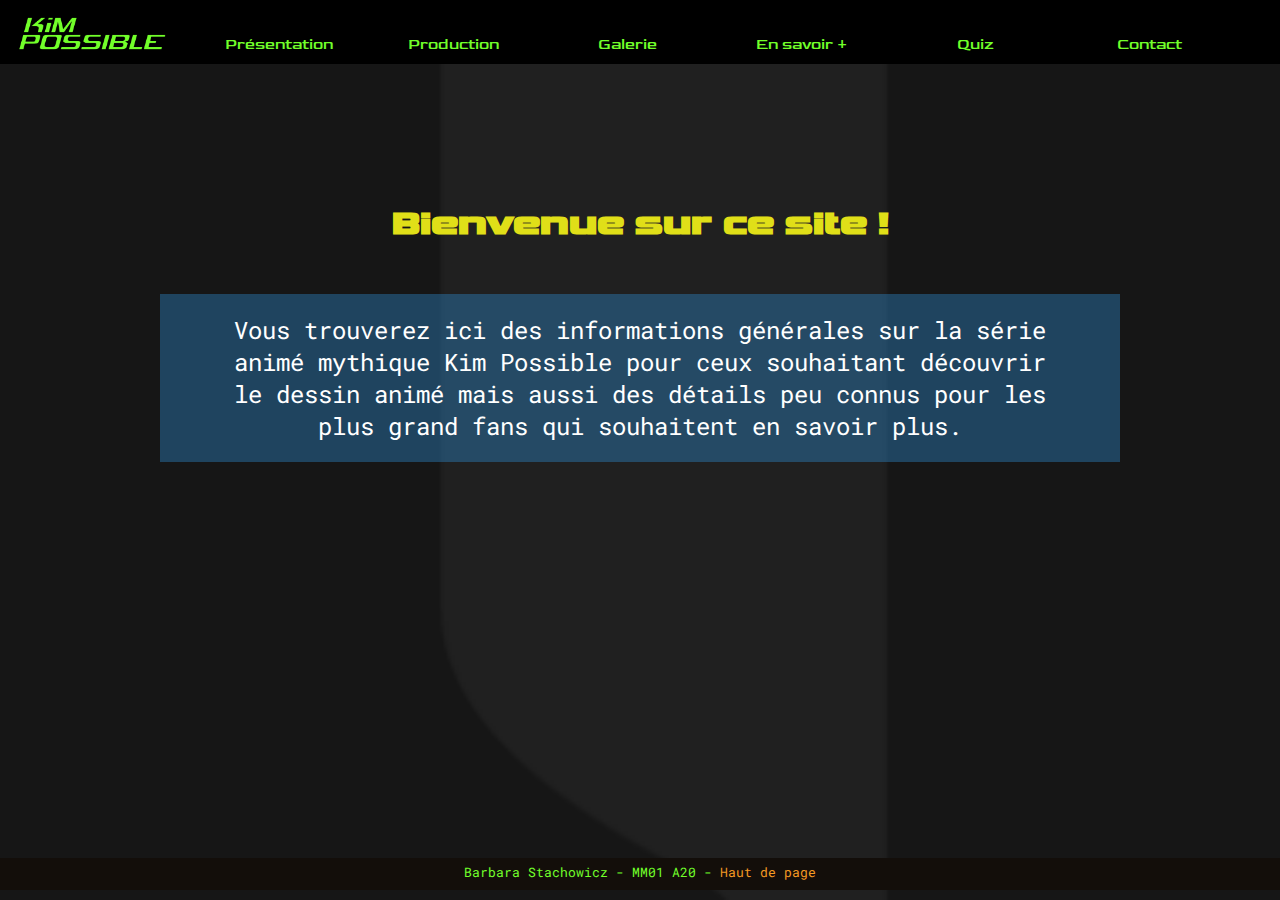
<file: page/acceuil.html>
<!DOCTYPE html>
<html lang="fr">
	<head>
		<meta charset="utf-8">
		<title> Kim Possible</title>
        <link rel="stylesheet" href="../style/style.css">
        <meta name="viewport" content="width=device-width, initial-scale=1.0">
        <link rel="stylesheet" href="https://cdnjs.cloudflare.com/ajax/libs/font-awesome/4.7.0/css/font-awesome.min.css">
        <link rel="apple-touch-icon" sizes="57x57" href="../img/favicon/apple-icon-57x57.png"><!--Favicon-->
        <link rel="icon" type="image/png" sizes="32x32" href="../img/favicon/favicon-32x32.png"><!--Favicon-->
        <link rel="icon" type="image/png" sizes="16x16" href="../img/favicon/favicon-16x16.png"><!--Favicon-->
        <meta name="author" content="Barbara Stachowicz"> <!--Auteur du site-->
        <meta name="keywords" content="Kim Possible Disney Channel animation"> <!-- Mots clés decrivants le site-->
        <meta name="description" content="Site vitrine sur le thème du dessin animé Kim Possible"> <!-- Description du site-->

	</head>

	<body>
        
    <div id="conteneurg">
        <!--Navigation Ordinateur-->
        <header>
        <a href="../page/acceuil.html"><img src="../img/logo2.png" alt="Logo"></a>
        <div id=nav>
            <nav class="barre">
                <ul>
                    <li><a href="../page/presentation.html">Présentation</a></li>
                    <li><a href="#" >Production</a>    
                     <ul class="sous">
                            <li><a href="../page/creation.html">Création</a></li>
                            <li><a href="../page/doublage.html">Doublage</a></li>
                     </ul>  
                    </li>    
                    <li><a href="../page/galerie.html">Galerie</a></li>
                    
                    <li><a href="#" >En savoir +</a>
                    <ul class="sous">  
                            <li><a href="../page/film.html">Le film</a></li>
                            <li><a href="../page/episodes.html">Episodes mythiques</a></li>
                            <li><a href="../page/anectdotes.html">Anecdotes</a></li>
                    </ul> 
                    </li>    
                    <li><a href="../page/quiz.html">Quiz</a></li>
                    
                    <li><a href="#" class="dropbtn">Contact</a>
                        <ul class="sous">
                            <a href="../page/formulaire.html">Formulaire</a>
                            <a href="../page/credit.html">Crédits</a>
                        </ul>
                    </li> 
                    
                </ul>
            </nav>
            </div>
        </header>

    <!-- Navigation sur tablette/mobile -->
	<!-- Menu Burger -->
	 <div class="topnav" id="myTopnav">
        <img src="../img/logo2.png" alt="logo Kim Possible">
       <div class=iconcontainer>
                 <a href="javascript:void(0);" style="font-size:15px;" class="icon container" onclick="deroul(); Bar(this)" >
                   <div class="bars">
                    <div class="bar1"></div>
                    <div class="bar2"></div>
                    <div class="bar3"></div>
                   </div>
                </a>
       </div>
                <br>
                <br> <br>
                <a href="../page/acceuil.html">Accueil</a>
                <a href="../page/presentation.html">Présentation</a>
                <a href="#"> Production</a>
                <a href="../page/creation.html" style="text-indent: 2em;">Création</a>
                <a href="../page/doublage.html" style="text-indent: 2em;">Doublage</a> 
                <a href="../page/galerie.html">Galerie</a>
                <a href="#">En savoir +</a>
                <a href="../page/film.html" style="text-indent: 2em;">Le film</a>
                <a href="../page/episodes.html" style="text-indent: 2em;">Episodes mythiques</a> 
                <a href="../page/anectdotes.html" style="text-indent: 2em;">Anecdotes</a> 
                <a href="../page/quiz.html"> Quiz</a> 
                <a href="#">Contact</a>
                <a href="../page/formulaire.html" style="text-indent: 2em;">Formulaire</a>
                <a href="../page/credit.html" style="text-indent: 2em;">Crédits</a>
      </div>
<!--Contenu de la page-->
        <section>
        <br>
        <br>
        <br>
        <br>
        <br>
        <div id="conteneur2">
        <h1>Bienvenue sur ce site !</h1>
        <div id="conteneur">
            
            <p>Vous trouverez ici des informations générales sur la série animé mythique Kim Possible pour ceux souhaitant découvrir le dessin animé mais aussi des détails peu connus pour les plus grand fans qui souhaitent en savoir plus. </p>
        </div></div>
    </section>
    <!--Fonctions menu burger-->
    <script>
        function myFunction() {
          var x = document.getElementById("myTopnav");
          if (x.className === "topnav") {
            x.className += " responsive";
          } else {
            x.className = "topnav";
          }
        }
    </script>
    <script>
        function deroul() {
        var x = document.getElementById("myTopnav");
        if (x.className === "topnav") {
          x.className += " responsive";
        } else {
          x.className = "topnav";
        }
        }
        function Bar(x) {
        x.classList.toggle("change");
        }
    </script>
    <!--Footer-->
    <footer class="footerac">
        <p>Barbara Stachowicz - MM01 A20 - <a href=#>Haut de page</a></p>
    </footer>
    </div>
    </body>
</html>
</file>
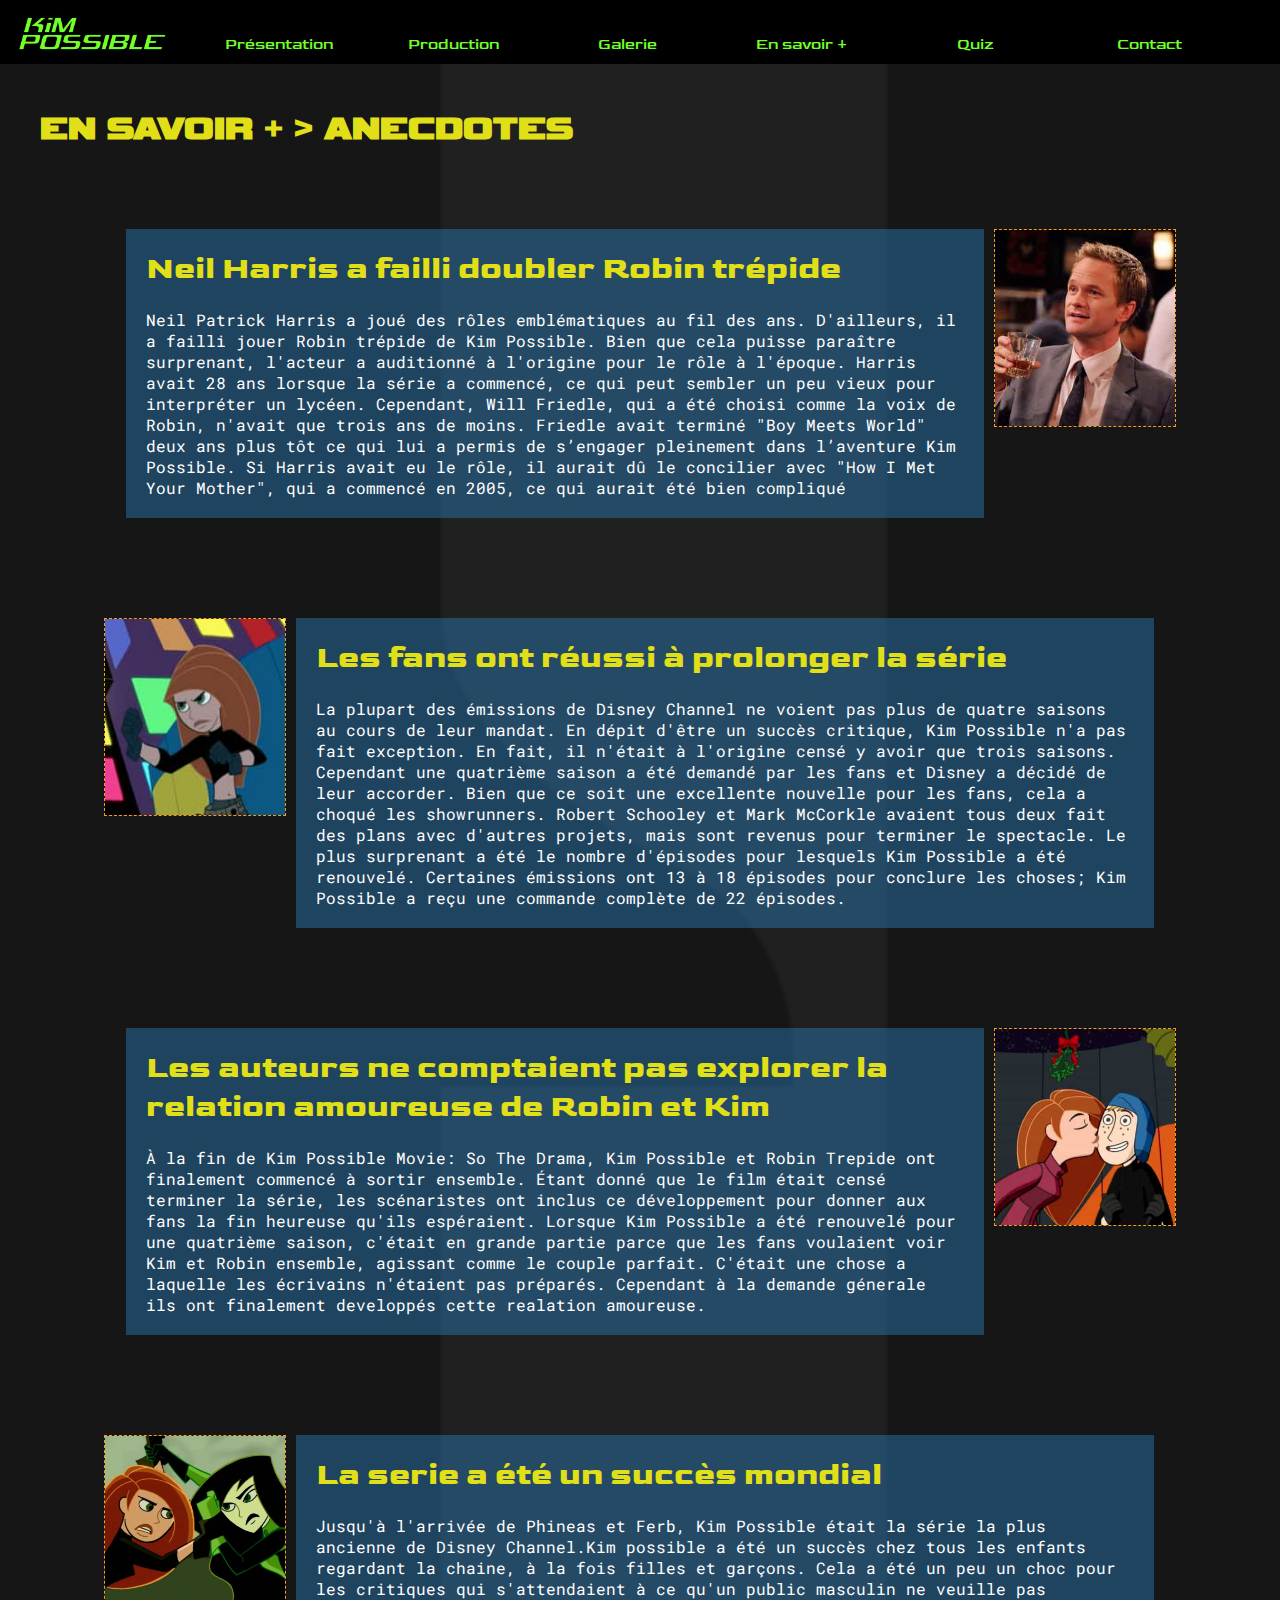
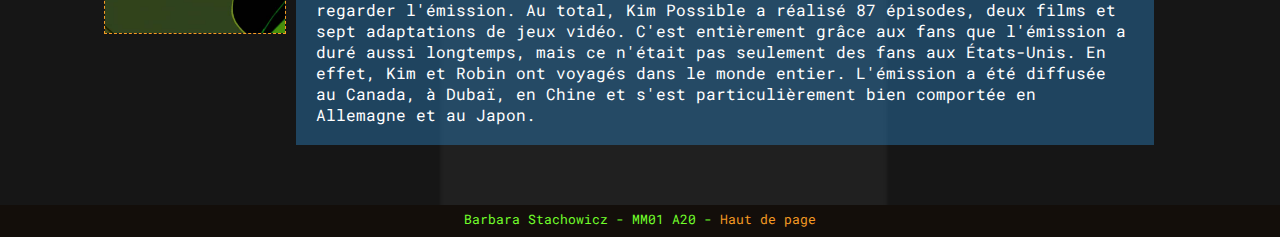
<file: page/anectdotes.html>
<!DOCTYPE html>
<html lang="fr">
	<head>
		<meta charset="utf-8">
		<title>Anecdotes</title>
        <link rel="stylesheet" href="../style/style.css">
        <meta name="viewport" content="width=device-width, initial-scale=1.0">
        <link rel="apple-touch-icon" sizes="57x57" href="../img/favicon/apple-icon-57x57.png"><!--Favicon-->
        <link rel="icon" type="image/png" sizes="32x32" href="../img/favicon/favicon-32x32.png"><!--Favicon-->
        <link rel="icon" type="image/png" sizes="16x16" href="../img/favicon/favicon-16x16.png"><!--Favicon-->
        <meta name="author" content="Barbara Stachowicz"> <!--Auteur du site-->
        <meta name="keywords" content="Kim Possible Disney Channel animation"> <!-- Mots clés decrivants le site-->
        <meta name="description" content="Site vitrine sur le thème du dessin animé Kim Possible"> <!-- Description du site-->
	</head>

	<body>
        <div id="conteneurg">
            <!--Navigation Ordinateur-->
        <header>
            <a href="../page/acceuil.html"><img src="../img/logo2.png" alt="Logo"></a>
        <div id=nav>
        <nav class="barre">
        <ul>
            <li><a href="../page/presentation.html">Présentation</a></li>
            <li><a href="#" >Production</a>    
             <ul class="sous">
                    <li><a href="../page/creation.html">Création</a></li>
                    <li><a href="../page/doublage.html">Doublage</a></li>
             </ul>  
            </li>    
            <li><a href="../page/galerie.html">Galerie</a></li>
            
            <li><a href="#" >En savoir +</a>
            <ul class="sous">  
                    <li><a href="../page/film.html">Le film</a></li>
                    <li><a href="../page/episodes.html">Episodes mythiques</a></li>
                    <li><a href="../page/anectdotes.html">Anecdotes</a></li>
            </ul> 
            </li>    
            <li><a href="../page/quiz.html">Quiz</a></li>
            
            <li><a href="#" class="dropbtn">Contact</a>
                <ul class="sous">
                    <a href="../page/formulaire.html">Formulaire</a>
                    <a href="../page/credit.html">Crédits</a>
                </ul>
            </li> 
        </ul>  
        </nav>
        </div>
        </header>

        <!-- Navigation sur tablette/mobile -->
	<!-- Menu Burger -->
	 <div class="topnav" id="myTopnav">
        <img src="../img/logo2.png" alt="logo Kim Possible">
       <div class=iconcontainer>
                 <a href="javascript:void(0);" style="font-size:15px;" class="icon container" onclick="deroul(); Bar(this)" >
                   <div class="bars">
                    <div class="bar1"></div>
                    <div class="bar2"></div>
                    <div class="bar3"></div>
                   </div>
                </a>
       </div>
                <br>
                <br> <br>
                <a href="../page/acceuil.html">Accueil</a>
                <a href="../page/presentation.html">Présentation</a>
                <a href="#"> Production</a>
                <a href="../page/creation.html" style="text-indent: 2em;">Création</a>
                <a href="../page/doublage.html" style="text-indent: 2em;">Doublage</a> 
                <a href="../page/galerie.html">Galerie</a>
                <a href="#">En savoir +</a>
                <a href="../page/film.html" style="text-indent: 2em;">Le film</a>
                <a href="../page/episodes.html" style="text-indent: 2em;">Episodes mythiques</a> 
                <a href="../page/anectdotes.html" style="text-indent: 2em;">Anecdotes</a> 
                <a href="../page/quiz.html"> Quiz</a> 
                <a href="#">Contact</a>
                <a href="../page/formulaire.html" style="text-indent: 2em;">Formulaire</a>
                <a href="../page/credit.html" style="text-indent: 2em;">Crédits</a>
      </div>



    <h1 class="conth1">EN SAVOIR + > ANECDOTES</h1>
    <div class="conteneurglobala">
        <!--Conteneurs anecdotes avec image sur le coté-->
        <div class="conteneuranecdote">
            <div class="conteneurimg2a">
                <img src="../img/Neil-Patrick-Harris.jpg" alt="Neil Patrick Harris">
            </div>
            <div class="conteneurtext2a">
                <h2>Neil Harris a failli doubler Robin trépide</h2>
                <br>
                
                <p>Neil Patrick Harris a joué des rôles emblématiques au fil des ans. D'ailleurs, il a failli jouer Robin trépide de Kim Possible. Bien que cela puisse paraître surprenant, l'acteur a auditionné à l'origine pour le rôle à l'époque.
                    Harris avait 28 ans lorsque la série a commencé, ce qui peut sembler un peu vieux pour interpréter un lycéen. Cependant, Will Friedle, qui a été choisi comme la voix de Robin, n'avait que trois ans de moins. Friedle avait terminé "Boy Meets World" deux ans plus tôt ce qui lui a permis de s’engager pleinement dans l’aventure Kim Possible. Si Harris avait eu le rôle, il aurait dû le concilier avec "How I Met Your Mother", qui a commencé en 2005, ce qui aurait été bien compliqué
                    </p>
            </div> 
        </div>

       <div class="conteneuranecdote">
            <div class="conteneurimga">
                <img src="../img/Kim_Anecdote.jpg" alt="Kim Possible Combattant">
            </div>
            <div class="conteneurtexta">
                <h2 style="text-align: left;">Les fans ont réussi à prolonger la série</h2>
                <br>
                <p>La plupart des émissions de Disney Channel ne voient pas plus de quatre saisons au cours de leur mandat. En dépit d'être un succès critique, Kim Possible n'a pas fait exception. En fait, il n'était à l'origine censé y avoir que trois saisons. Cependant une quatrième saison a été demandé par les fans et Disney a décidé de leur accorder.
                    Bien que ce soit une excellente nouvelle pour les fans, cela a choqué les showrunners. Robert Schooley et Mark McCorkle avaient tous deux fait des plans avec d'autres projets, mais sont revenus pour terminer le spectacle. Le plus surprenant a été le nombre d'épisodes pour lesquels Kim Possible a été renouvelé. Certaines émissions ont 13 à 18 épisodes pour conclure les choses; Kim Possible a reçu une commande complète de 22 épisodes.
                    </p>
            </div>
        </div>
 
        <div class="conteneuranecdote">
            <div class="conteneurimg2a">
                <img src="../img/Kim-kissing-Ron.jpg" alt="Kim embrassant Robin">
            </div>
            <div class="conteneurtext2a">
                <h2>Les auteurs ne comptaient pas explorer la 
                    relation amoureuse de Robin et Kim</h2>
                <br>
                <p>À la fin de Kim Possible Movie: So The Drama, Kim Possible et Robin Trepide ont finalement commencé à sortir ensemble. Étant donné que le film était censé terminer la série, les scénaristes ont inclus ce développement pour donner aux fans la fin heureuse qu'ils espéraient.
                    Lorsque Kim Possible a été renouvelé pour une quatrième saison, c'était en grande partie parce que les fans voulaient voir Kim et Robin ensemble, agissant comme le couple parfait. C'était une chose a laquelle les écrivains n'étaient pas préparés. Cependant à la demande génerale ils ont finalement developpés cette realation amoureuse.
                    </p>
            </div> 
        </div>

       <div class="conteneuranecdote">
            <div class="conteneurimga">
                <img src="../img/Shego_Kim.jpg" alt="Kim combattant Shego">
            </div>
            <div class="conteneurtexta">
                <h2 style="text-align: left;">La serie a été un succès mondial</h2>
                <br>
                <p>Jusqu'à l'arrivée de Phineas et Ferb, Kim Possible était la série la plus ancienne de Disney Channel.Kim possible a été un succès chez tous les enfants regardant la chaine, à la fois filles et garçons. Cela a été un peu un choc pour les critiques qui s'attendaient à ce qu'un public masculin ne veuille pas regarder l'émission.
                    Au total, Kim Possible a réalisé 87 épisodes, deux films et sept adaptations de jeux vidéo. C'est entièrement grâce aux fans que l'émission a duré aussi longtemps, mais ce n'était pas seulement des fans aux États-Unis.
                    En effet, Kim et Robin ont voyagés dans le monde entier. L'émission a été diffusée au Canada, à Dubaï, en Chine et s'est particulièrement bien comportée en Allemagne et au Japon.
                    </p>
            </div>
        </div>
    </div>
    <!--Fonctions menu burger-->
    <script>
        function myFunction() {
          var x = document.getElementById("myTopnav");
          if (x.className === "topnav") {
            x.className += " responsive";
          } else {
            x.className = "topnav";
          }
        }
    </script>
    <script>
        function deroul() {
        var x = document.getElementById("myTopnav");
        if (x.className === "topnav") {
          x.className += " responsive";
        } else {
          x.className = "topnav";
        }
        }
        function Bar(x) {
        x.classList.toggle("change");
        }
    </script>
    <!--Footer-->
    <footer>
        <div>
            <p>Barbara Stachowicz - MM01 A20 - <a href="#">Haut de page</a></p>
            
        </div>	
    
    </footer>
    </div>
    </body>
    </html>
</file>
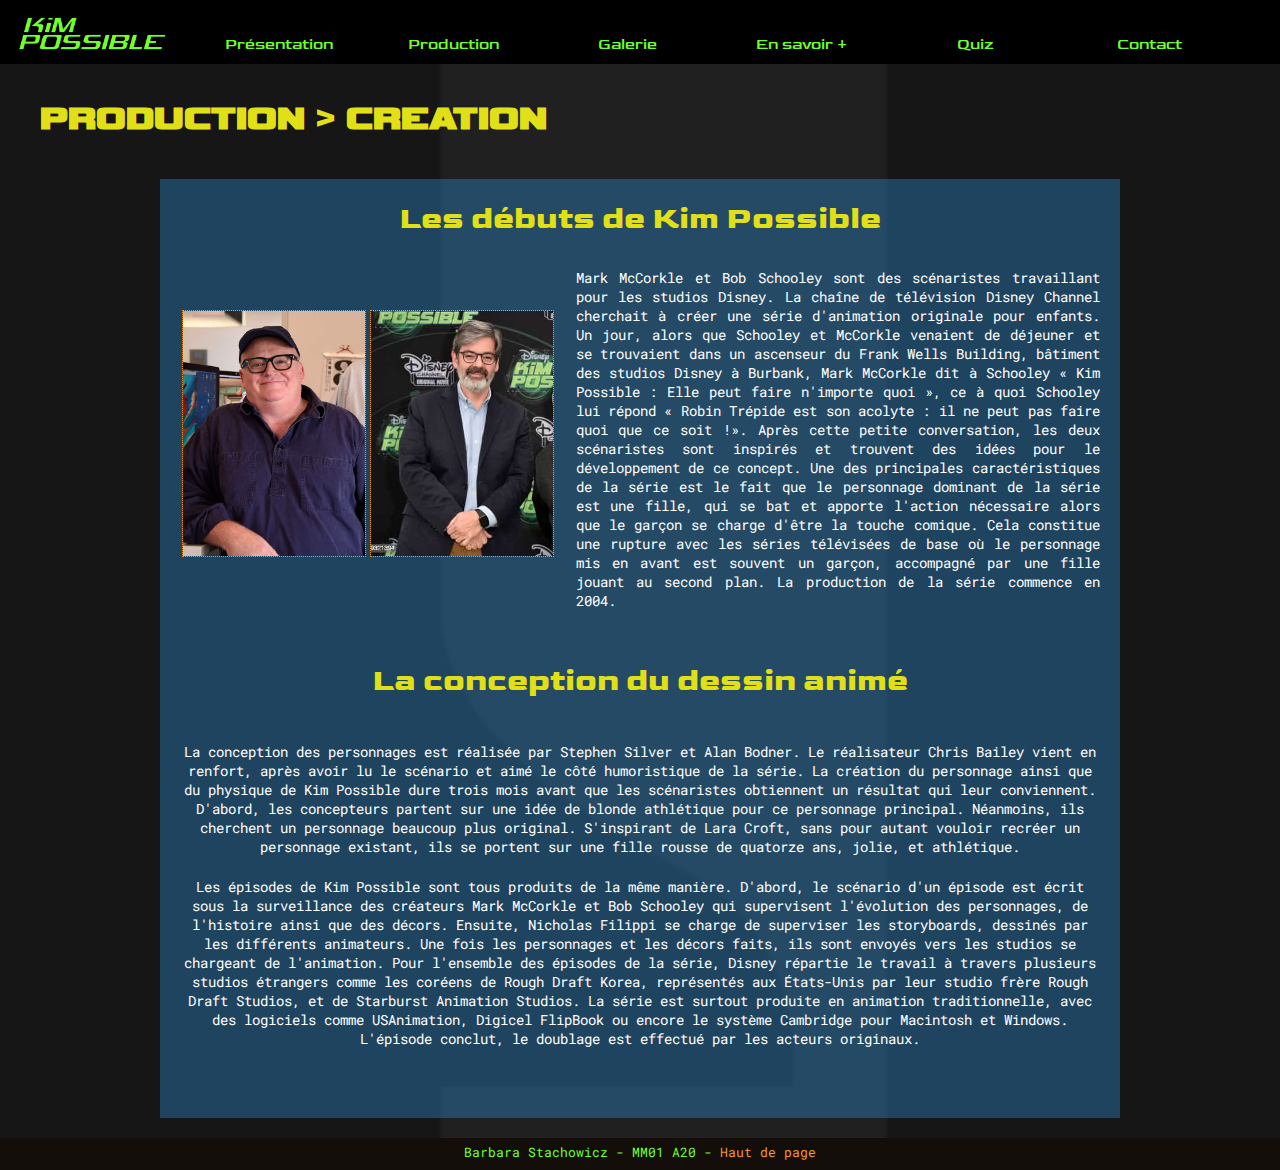
<file: page/creation.html>
<!DOCTYPE html>
<html lang="fr">
	<head>
		<meta charset="utf-8">
        <title>Création</title>
        <meta name="viewport" content="width=device-width, initial-scale=1.0">
        <link rel="stylesheet" href="../style/style.css">
        <link rel="apple-touch-icon" sizes="57x57" href="../img/favicon/apple-icon-57x57.png"><!--Favicon-->
        <link rel="icon" type="image/png" sizes="32x32" href="../img/favicon/favicon-32x32.png"><!--Favicon-->
        <link rel="icon" type="image/png" sizes="16x16" href="../img/favicon/favicon-16x16.png"><!--Favicon-->
        <meta name="author" content="Barbara Stachowicz"> <!--Auteur du site-->
        <meta name="keywords" content="Kim Possible Disney Channel animation"> <!-- Mots clés decrivants le site-->
        <meta name="description" content="Site vitrine sur le thème du dessin animé Kim Possible"> <!-- Description du site-->
	</head>

	<body>
        <div id="conteneurg">
            <!--Navigation Ordinateur-->
        <header>
            <a href="../page/acceuil.html"><img src="../img/logo2.png" alt="Logo"></a>
        <div id=nav>
        <nav class="barre">
            <ul>
                <li><a href="../page/presentation.html">Présentation</a></li>
                <li><a href="#" >Production</a>    
                 <ul class="sous">
                        <li><a href="../page/creation.html">Création</a></li>
                        <li><a href="../page/doublage.html">Doublage</a></li>
                 </ul>  
                </li>    
                <li><a href="../page/galerie.html">Galerie</a></li>
                
                <li><a href="#" >En savoir +</a>
                <ul class="sous">  
                        <li><a href="../page/film.html">Le film</a></li>
                        <li><a href="../page/episodes.html">Episodes mythiques</a></li>
                        <li><a href="../page/anectdotes.html">Anecdotes</a></li>
                </ul> 
                </li>    
                <li><a href="../page/quiz.html">Quiz</a></li>
                
                <li><a href="#" class="dropbtn">Contact</a>
                    <ul class="sous">
                        <a href="../page/formulaire.html">Formulaire</a>
                        <a href="../page/credit.html">Crédits</a>
                    </ul>
                </li> 
            </ul>
        </nav>
        </div>
        </header>

        <!-- Navigation sur tablette/mobile -->
	<!-- Menu Burger -->
	 <div class="topnav" id="myTopnav">
        <img src="../img/logo2.png" alt="logo Kim Possible">
       <div class=iconcontainer>
                 <a href="javascript:void(0);" style="font-size:15px;" class="icon container" onclick="deroul(); Bar(this)" >
                   <div class="bars">
                    <div class="bar1"></div>
                    <div class="bar2"></div>
                    <div class="bar3"></div>
                   </div>
                </a>
       </div>
                <br>
                <br> <br>
                <a href="../page/acceuil.html">Accueil</a>
                <a href="../page/presentation.html">Présentation</a>
                <a href="#"> Production</a>
                <a href="../page/creation.html" style="text-indent: 2em;">Création</a>
                <a href="../page/doublage.html" style="text-indent: 2em;">Doublage</a> 
                <a href="../page/galerie.html">Galerie</a>
                <a href="#">En savoir +</a>
                <a href="../page/film.html" style="text-indent: 2em;">Le film</a>
                <a href="../page/episodes.html" style="text-indent: 2em;">Episodes mythiques</a> 
                <a href="../page/anectdotes.html" style="text-indent: 2em;">Anecdotes</a> 
                <a href="../page/quiz.html"> Quiz</a> 
                <a href="#">Contact</a>
                <a href="../page/formulaire.html" style="text-indent: 2em;">Formulaire</a>
                <a href="../page/credit.html" style="text-indent: 2em;">Crédits</a>
      </div>


        <div class="conth11">
        <h1>PRODUCTION > CREATION</h1>
        </div>
        <div class="conteneurglobal">

            <div>
            <h2>Les débuts de Kim Possible</h2>
            </div>
            <!--Conteneur-->
            <div class="conteneurcentre">
            <div class="conteneurimgcre">
                <!--Texte se superposant sur image-->
                <div class=" overlay-image _ax ">
                <img class=" image _ay " src="../img/creation1.jpg" alt="Mark McCorkle">
                <div class=" hover _b0 ">
                    <div class=" text _2 "> Mark <br> McCorkle</div>
                   </div>
                </div>
            </div>
            <!--Texte se superposant sur image-->
            <div class="conteneurimgcre">
                <div class=" overlay-image _ax ">
                    <img class=" image _ay " src="../img/creation2.jpg" alt="Bob Schooley">
                    <div class=" hover _b0 ">
                        <div class=" text _2 "> Bob<br>Schooley</div>
                       </div>
                    </div>
            </div>
            
            <div class="conteneurtextcre">
                <p>Mark McCorkle et Bob Schooley sont des scénaristes travaillant pour les studios Disney. La chaîne de télévision Disney Channel cherchait à créer une série d'animation originale pour enfants. Un jour, alors que Schooley et McCorkle venaient de déjeuner et se trouvaient dans un ascenseur du Frank Wells Building, bâtiment des studios Disney à Burbank, Mark McCorkle dit à Schooley « Kim Possible : Elle peut faire n'importe quoi », ce à quoi Schooley lui répond « Robin Trépide est son acolyte : il ne peut pas faire quoi que ce soit !». Après cette petite conversation, les deux scénaristes sont inspirés et trouvent des idées pour le développement de ce concept. Une des principales caractéristiques de la série est le fait que le personnage dominant de la série est une fille, qui se bat et apporte l'action nécessaire alors que le garçon se charge d'être la touche comique. Cela constitue une rupture avec les séries télévisées de base où le personnage mis en avant est souvent un garçon, accompagné par une fille jouant au second plan. La production de la série commence en 2004.</p>
                <br>
            </div>
            </div>

            <div class="conteneurcentre">

                <h2>La conception du dessin animé</h2>
                <br>
                <br>
                <p>La conception des personnages est réalisée par Stephen Silver et Alan Bodner. Le réalisateur Chris Bailey vient en renfort, après avoir lu le scénario et aimé le côté humoristique de la série. La création du personnage ainsi que du physique de Kim Possible dure trois mois avant que les scénaristes obtiennent un résultat qui leur conviennent. D'abord, les concepteurs partent sur une idée de blonde athlétique pour ce personnage principal. Néanmoins, ils cherchent un personnage beaucoup plus original. S'inspirant de Lara Croft, sans pour autant vouloir recréer un personnage existant, ils se portent sur une fille rousse de quatorze ans, jolie, et athlétique.</p><br><p>
                    Les épisodes de Kim Possible sont tous produits de la même manière. D'abord, le scénario d'un épisode est écrit sous la surveillance des créateurs Mark McCorkle et Bob Schooley qui supervisent l'évolution des personnages, de l'histoire ainsi que des décors. Ensuite, Nicholas Filippi se charge de superviser les storyboards, dessinés par les différents animateurs. Une fois les personnages et les décors faits, ils sont envoyés vers les studios se chargeant de l'animation. Pour l'ensemble des épisodes de la série, Disney répartie le travail à travers plusieurs studios étrangers comme les coréens de Rough Draft Korea, représentés aux États-Unis par leur studio frère Rough Draft Studios, et de Starburst Animation Studios. La série est surtout produite en animation traditionnelle, avec des logiciels comme USAnimation, Digicel FlipBook ou encore le système Cambridge pour Macintosh et Windows. L'épisode conclut, le doublage est effectué par les acteurs originaux.
                    </p>
            </div>
        </div>
        <!--Fonctions menu burger-->
        <script>
            function myFunction() {
              var x = document.getElementById("myTopnav");
              if (x.className === "topnav") {
                x.className += " responsive";
              } else {
                x.className = "topnav";
              }
            }
        </script>
        <script>
            function deroul() {
            var x = document.getElementById("myTopnav");
            if (x.className === "topnav") {
              x.className += " responsive";
            } else {
              x.className = "topnav";
            }
            }
            function Bar(x) {
            x.classList.toggle("change");
            }
        </script>
        <!--Footer-->
        <footer>
            <p>Barbara Stachowicz - MM01 A20 - <a href=#>Haut de page</a></p>
        </footer>
    </div>
    </body>
</html>
</file>
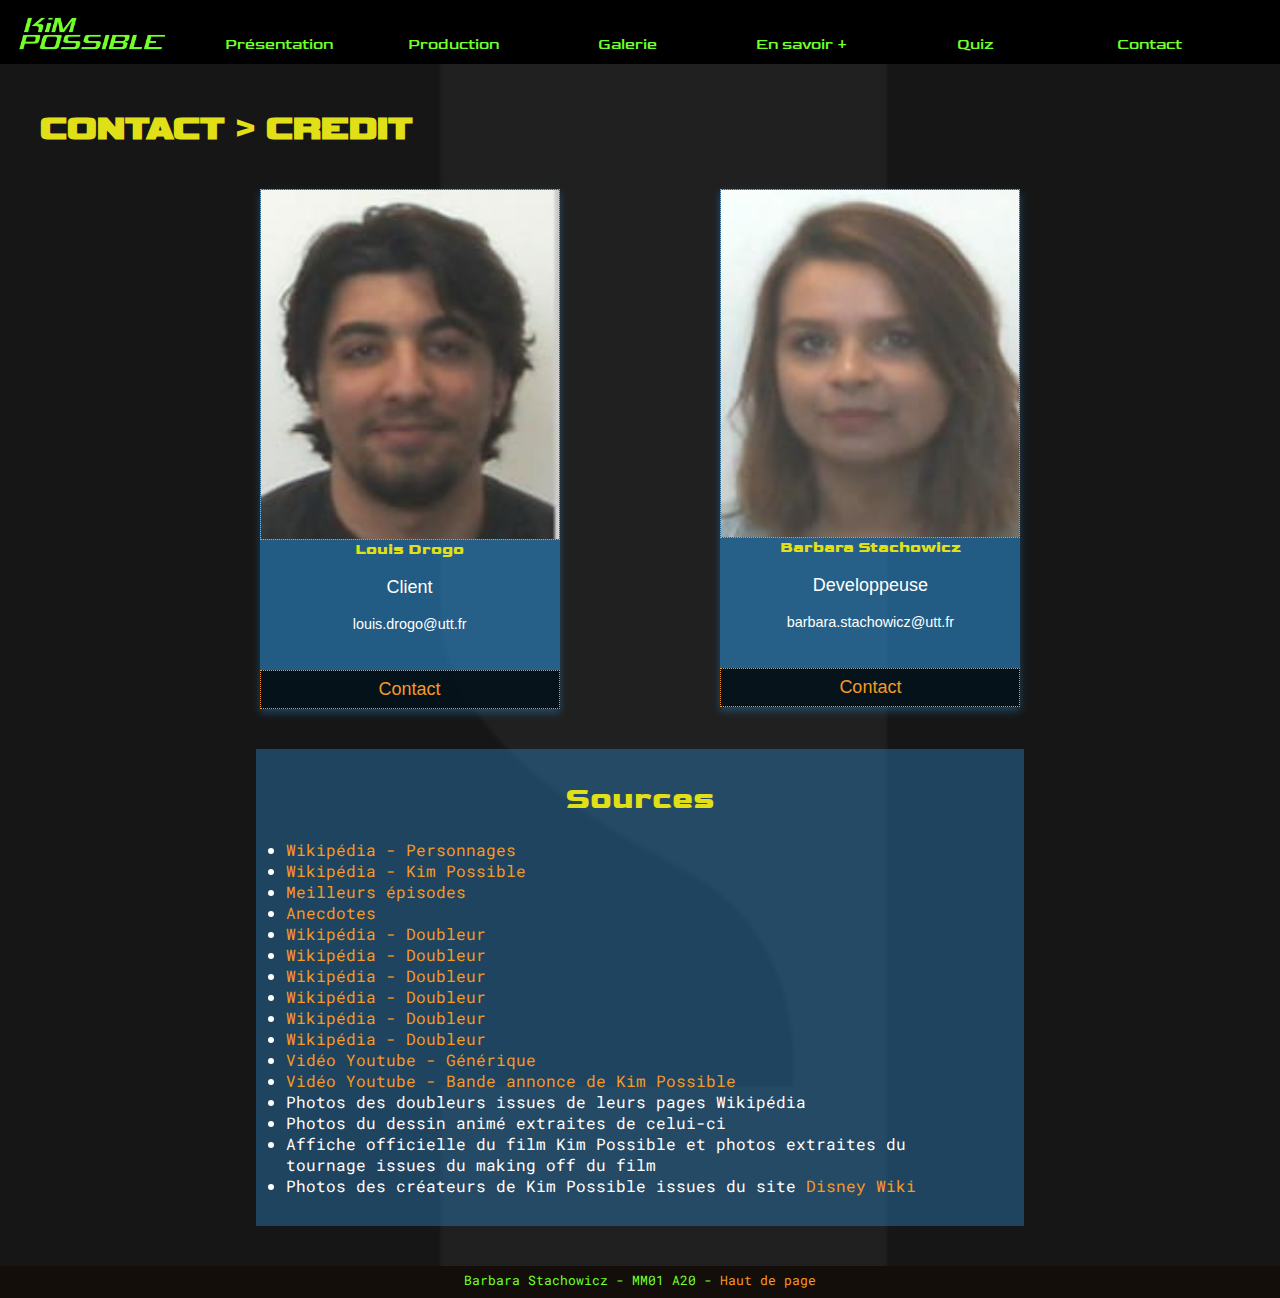
<file: page/credit.html>
<!DOCTYPE html>
<html lang="fr">
	<head>
		<meta charset="utf-8">
		<title>Crédits</title>
        <link rel="stylesheet" href="../style/style.css">
        <meta name="viewport" content="width=device-width, initial-scale=1.0">
        <link rel="apple-touch-icon" sizes="57x57" href="../img/favicon/apple-icon-57x57.png"><!--Favicon-->
        <link rel="icon" type="image/png" sizes="32x32" href="../img/favicon/favicon-32x32.png"><!--Favicon-->
        <link rel="icon" type="image/png" sizes="16x16" href="../img/favicon/favicon-16x16.png"><!--Favicon-->
        <meta name="author" content="Barbara Stachowicz"> <!--Auteur du site-->
        <meta name="keywords" content="Kim Possible Disney Channel animation"> <!-- Mots clés decrivants le site-->
        <meta name="description" content="Site vitrine sur le thème du dessin animé Kim Possible"> <!-- Description du site-->
	</head>

	<body>
        <div id="conteneurg">
        <!--Navigation Ordinateur-->
        <header>
            <a href="../page/acceuil.html"><img src="../img/logo2.png" alt="Logo"></a>
        <div id=nav>
        <nav class="barre">
            <ul>
                <li><a href="../page/presentation.html">Présentation</a></li>
                <li><a href="#" >Production</a>    
                 <ul class="sous">
                        <li><a href="../page/creation.html">Création</a></li>
                        <li><a href="../page/doublage.html">Doublage</a></li>
                 </ul>  
                </li>    
                <li><a href="../page/galerie.html">Galerie</a></li>
                
                <li><a href="#" >En savoir +</a>
                <ul class="sous">  
                        <li><a href="../page/film.html">Le film</a></li>
                        <li><a href="../page/episodes.html">Episodes mythiques</a></li>
                        <li><a href="../page/anectdotes.html">Anecdotes</a></li>
                </ul> 
                </li>    
                <li><a href="../page/quiz.html">Quiz</a></li>
                
                <li><a href="#" class="dropbtn">Contact</a>
                    <ul class="sous">
                        <a href="../page/formulaire.html">Formulaire</a>
                        <a href="../page/credit.html">Crédits</a>
                    </ul>
                </li> 
            </ul>
        </nav>
        </div>
        </header>

        <!-- Navigation sur tablette/mobile -->
	<!-- Menu Burger -->
	 <div class="topnav" id="myTopnav">
        <img src="../img/logo2.png" alt="logo Kim Possible">
       <div class=iconcontainer>
                 <a href="javascript:void(0);" style="font-size:15px;" class="icon container" onclick="deroul(); Bar(this)" >
                   <div class="bars">
                    <div class="bar1"></div>
                    <div class="bar2"></div>
                    <div class="bar3"></div>
                   </div>
                </a>
       </div>
                <br>
                <br> <br>
                <a href="../page/acceuil.html">Accueil</a>
                <a href="../page/presentation.html">Présentation</a>
                <a href="#"> Production</a>
                <a href="../page/creation.html" style="text-indent: 2em;">Création</a>
                <a href="../page/doublage.html" style="text-indent: 2em;">Doublage</a> 
                <a href="../page/galerie.html">Galerie</a>
                <a href="#">En savoir +</a>
                <a href="../page/film.html" style="text-indent: 2em;">Le film</a>
                <a href="../page/episodes.html" style="text-indent: 2em;">Episodes mythiques</a> 
                <a href="../page/anectdotes.html" style="text-indent: 2em;">Anecdotes</a> 
                <a href="../page/quiz.html"> Quiz</a> 
                <a href="#">Contact</a>
                <a href="../page/formulaire.html" style="text-indent: 2em;">Formulaire</a>
                <a href="../page/credit.html" style="text-indent: 2em;">Crédits</a>
      </div>


    <h1 class="conth1">CONTACT > CREDIT</h1>
    <div class="conteneurglobalc">
        <!--cartes de présentation-->
    <div class="conteneurcartes">
        <div class="conteneurcarte1">
            <div class="card">
                <img src="../img/louisD.jpg" alt="Louis Drogo" style="width:100%">
                <h2 style="font-size: 1em;">Louis Drogo</h2>
                <br>
                <p class="title">Client</p>
                <br>
                <p style="font-size: 0.9em;">louis.drogo@utt.fr</p>
                <br>
                <p><button class="buttonc" style="margin-bottom: 0;"><a href="mailto:louis.drogo@utt.fr">Contact</a></button></p>
              </div>
        </div>
        <div class="conteneurcarte2">
            <div class="card">
                <img src="../img/BarbaraS.jpg" alt="Barbara Stachowicz" style="width:100%">
                <h2 style="font-size: 1em;">Barbara Stachowicz</h2>
                <br>
                <p class="title">Developpeuse</p>
                <br>
                <p style="font-size: 0.9em;">barbara.stachowicz@utt.fr</p>
                <br>
                <p><button class="buttonc" style="margin-bottom: 0;"><a href="mailto:barbara.stachowicz@utt.fr">Contact</a></button></p>
              </div>
        </div>
    </div>

    <div class="conteneurresumec">
        <!--Liens des sources-->
        <h2>Sources</h2>
        <br>
        <ul>
            <li><a href="https://en.wikipedia.org/wiki/List_of_Kim_Possible_characters" target="_blank">Wikipédia - Personnages</a></li>
            <li><a href="https://fr.wikipedia.org/wiki/Kim_Possible" target="_blank">Wikipédia - Kim Possible</a></li>
            <li><a href="https://screenrant.com/kim-possible-best-episodes-imdb/" target="_blank">Meilleurs épisodes</a></li>
            <li><a href="https://screenrant.com/kim-possible-trivia-facts-ron-stoppable/" target="_blank">Anecdotes</a></li>
            <li><a href="https://fr.wikipedia.org/wiki/Christy_Carlson_Romano" target="_blank">Wikipédia - Doubleur</a></li>
            <li><a href="https://fr.wikipedia.org/wiki/Nancy_Cartwright_(actrice" target="_blank">Wikipédia - Doubleur</a></li>
            <li><a href="https://fr.wikipedia.org/wiki/Will_Friedle" target="_blank">Wikipédia - Doubleur</a></li>
            <li><a href="https://fr.wikipedia.org/wiki/John_DiMaggio" target="_blank">Wikipédia - Doubleur</a></li>
            <li><a href="https://fr.wikipedia.org/wiki/Nicole_Sullivan" target="_blank">Wikipédia - Doubleur</a></li>
            <li><a href="https://fr.wikipedia.org/wiki/Tahj_Mowry" target="_blank">Wikipédia - Doubleur</a></li>
            <li><a href="https://www.youtube.com/watch?v=GIgLqN_rAXU&ab_channel=DisneyChannel" target="_blank">Vidéo Youtube - Générique</a></li>
            <li><a href="https://www.youtube.com/watch?v=TNRQT9ODqDI&t=3s&ab_channel=DisneyChannel" target="_blank">Vidéo Youtube - Bande annonce de Kim Possible</a></li>
            <li>Photos des doubleurs issues de leurs pages Wikipédia</li>
            <li>Photos du dessin animé extraites de celui-ci</li>
            <li>Affiche officielle du film Kim Possible et photos extraites du tournage issues du making off du film</li>
            <li>Photos des créateurs de Kim Possible issues du site <a href="https://disney.fandom.com/fr/wiki/Disney_Wiki" target="_blank">Disney Wiki</a></li>
        </ul>
    </div>
    </div>

<!--Fonctions menu burger-->
<script>
    function myFunction() {
      var x = document.getElementById("myTopnav");
      if (x.className === "topnav") {
        x.className += " responsive";
      } else {
        x.className = "topnav";
      }
    }
</script>
<script>
    function deroul() {
    var x = document.getElementById("myTopnav");
    if (x.className === "topnav") {
      x.className += " responsive";
    } else {
      x.className = "topnav";
    }
    }
    function Bar(x) {
    x.classList.toggle("change");
    }
</script>
    <!--Footer-->
    <footer>
        <div>
            <p>Barbara Stachowicz - MM01 A20 - <a href="#">Haut de page</a></p>
            
        </div>	
    
    </footer>
</div>
    </body>
    </html>
</file>
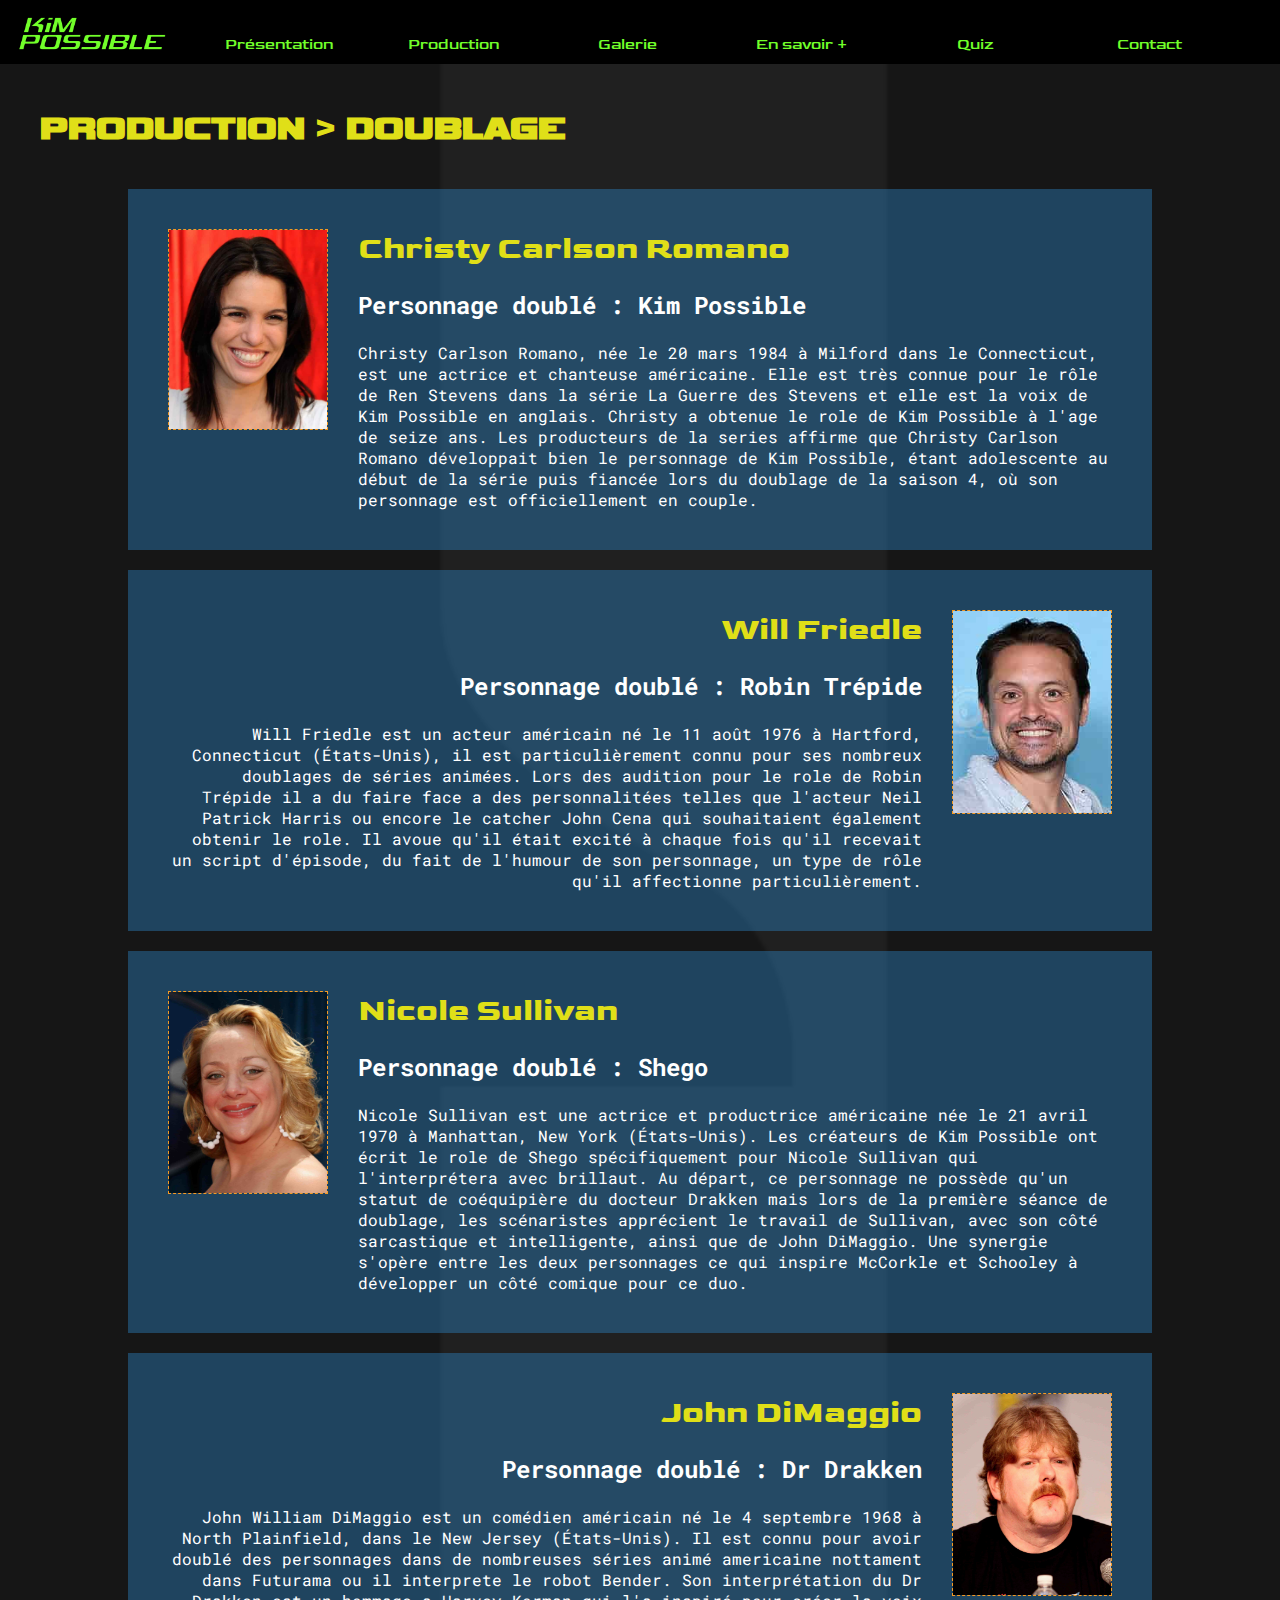
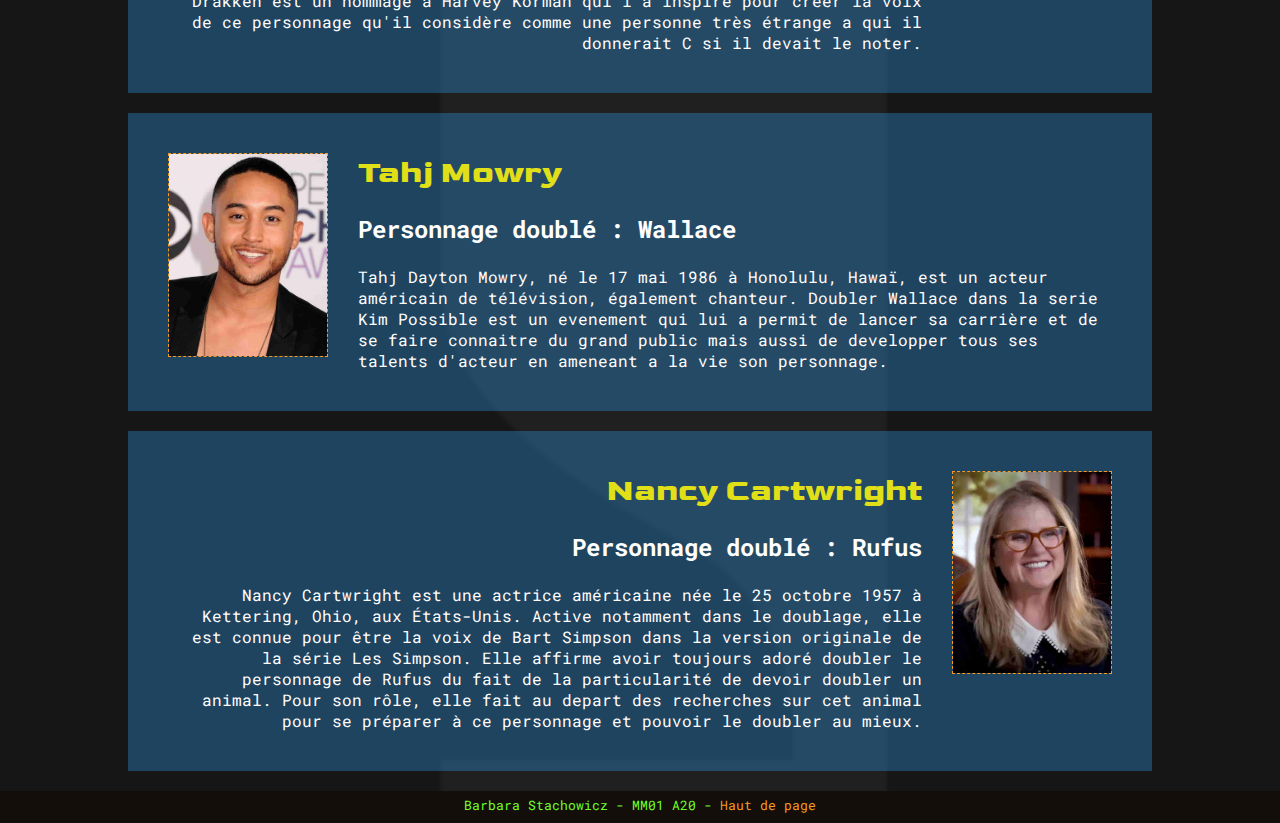
<file: page/doublage.html>
<!DOCTYPE html>
<html lang="fr">
	<head>
		<meta charset="utf-8">
        <title>Doublage</title>
        <meta name="viewport" content="width=device-width, initial-scale=1.0">
        <link rel="stylesheet" href="../style/style.css">
        <link rel="apple-touch-icon" sizes="57x57" href="../img/favicon/apple-icon-57x57.png"><!--Favicon-->
        <link rel="icon" type="image/png" sizes="32x32" href="../img/favicon/favicon-32x32.png"><!--Favicon-->
        <link rel="icon" type="image/png" sizes="16x16" href="../img/favicon/favicon-16x16.png"><!--Favicon-->
        <meta name="author" content="Barbara Stachowicz"> <!--Auteur du site-->
        <meta name="keywords" content="Kim Possible Disney Channel animation"> <!-- Mots clés decrivants le site-->
        <meta name="description" content="Site vitrine sur le thème du dessin animé Kim Possible"> <!-- Description du site-->
	</head>

	<body>
        <div id="conteneurg">
        <!--Navigation Ordinateur-->
        <header>
            <a href="../page/acceuil.html"><img src="../img/logo2.png" alt="Logo"></a>
        <div id=nav>
        <nav class="barre">
            <ul>
                <li><a href="../page/presentation.html">Présentation</a></li>
                <li><a href="#" >Production</a>    
                 <ul class="sous">
                        <li><a href="../page/creation.html">Création</a></li>
                        <li><a href="../page/doublage.html">Doublage</a></li>
                 </ul>  
                </li>    
                <li><a href="../page/galerie.html">Galerie</a></li>
                
                <li><a href="#" >En savoir +</a>
                <ul class="sous">  
                        <li><a href="../page/film.html">Le film</a></li>
                        <li><a href="../page/episodes.html">Episodes mythiques</a></li>
                        <li><a href="../page/anectdotes.html">Anecdotes</a></li>
                </ul> 
                </li>    
                <li><a href="../page/quiz.html">Quiz</a></li>
                
                <li><a href="#" class="dropbtn">Contact</a>
                    <ul class="sous">
                        <a href="../page/formulaire.html">Formulaire</a>
                        <a href="../page/credit.html">Crédits</a>
                    </ul>
                </li> 
            </ul>  
        </nav>
        </div>
        </header>

        <!-- Navigation sur tablette/mobile -->
	<!-- Menu Burger -->
	 <div class="topnav" id="myTopnav">
        <img src="../img/logo2.png" alt="logo Kim Possible">
       <div class=iconcontainer>
                 <a href="javascript:void(0);" style="font-size:15px;" class="icon container" onclick="deroul(); Bar(this)" >
                   <div class="bars">
                    <div class="bar1"></div>
                    <div class="bar2"></div>
                    <div class="bar3"></div>
                   </div>
                </a>
       </div>
                <br>
                <br> <br>
                <a href="../page/acceuil.html">Accueil</a>
                <a href="../page/presentation.html">Présentation</a>
                <a href="#"> Production</a>
                <a href="../page/creation.html" style="text-indent: 2em;">Création</a>
                <a href="../page/doublage.html" style="text-indent: 2em;">Doublage</a> 
                <a href="../page/galerie.html">Galerie</a>
                <a href="#">En savoir +</a>
                <a href="../page/film.html" style="text-indent: 2em;">Le film</a>
                <a href="../page/episodes.html" style="text-indent: 2em;">Episodes mythiques</a> 
                <a href="../page/anectdotes.html" style="text-indent: 2em;">Anecdotes</a> 
                <a href="../page/quiz.html"> Quiz</a> 
                <a href="#">Contact</a>
                <a href="../page/formulaire.html" style="text-indent: 2em;">Formulaire</a>
                <a href="../page/credit.html" style="text-indent: 2em;">Crédits</a>
      </div>


    <h1 class="conth1">PRODUCTION > DOUBLAGE</h1>
    <div class="conteneurglobald">
        <div class="conteneurdoubleur">
            <!--Conteneurs de présentation des doubleurs-->
            <div class="conteneurimgd">
                <div class=" overlay-image _ax ">
                    <img class=" image _ay " src="../img/Christy_Romano.jpg" alt="Christy Romano">
                    <div class=" hover _b0 ">
                        <div class=" text _2 " style="font-size: 1.3em; color: #F59A23;"><br><br><br><br><br><br> "So not<br>the <br>drama !"</div>
                       </div>
                    </div>
            </div>
        

            <div class="conteneurtextd">
                <h2>Christy Carlson Romano</h2>
                <br>
                <h3>Personnage doublé : Kim Possible</h3>
                <br>
                <p>Christy Carlson Romano, née le 20 mars 1984 à Milford dans le Connecticut, est une actrice et chanteuse américaine. Elle est très connue pour le rôle de Ren Stevens dans la série La Guerre des Stevens et elle est la voix de Kim Possible en anglais. Christy a obtenue le role de Kim Possible à l'age de seize ans. Les producteurs de la series affirme que Christy Carlson Romano développait bien le personnage de Kim Possible, étant adolescente au début de la série puis fiancée lors du doublage de la saison 4, où son personnage est officiellement en couple.</p>
            </div>
        </div>

        <div class="conteneurdoubleur">
            <div class="conteneurimg2d">
                <div class=" overlay-image _ax ">
                    <img class=" image _ay " src="../img/will_Friedle.jpg" alt="Will Friedle">
                    <div class=" hover _b0 ">
                        <div class=" text _2 " style="font-size: 1.3em; color: #F59A23;"><br><br><br><br><br><br> "Call me<br>Stoppable... <br>Unstoppable."</div>
                       </div>
                    </div>
            </div>

            <div class="conteneurtext2d">
                <h2>Will Friedle</h2>
                <br>
                <h3>Personnage doublé : Robin Trépide</h3>
                <br>
                <p>Will Friedle est un acteur américain né le 11 août 1976 à Hartford, Connecticut (États-Unis), il est particulièrement connu pour ses nombreux doublages de séries animées. Lors des audition pour le role de Robin Trépide il a du faire face a des personnalitées telles que l'acteur Neil Patrick Harris ou encore le catcher John Cena qui souhaitaient également obtenir le role. Il avoue qu'il était excité à chaque fois qu'il recevait un script d'épisode, du fait de l'humour de son personnage, un type de rôle qu'il affectionne particulièrement.</p>
            </div> 
        </div>

        <div class="conteneurdoubleur">
            <div class="conteneurimgd">
                <div class=" overlay-image _ax ">
                    <img class=" image _ay " src="../img/Nicole_Sullivan.jpg" alt="Nicole Sullivan">
                    <div class=" hover _b0 ">
                        <div class=" text _2 " style="font-size: 1.3em; color: #F59A23;"><br><br><br><br><br><br> "Today's forcast :<br>100% chances<br>of pain."</div>
                       </div>
                    </div>
            </div>
            <div class="conteneurtextd">
                <h2>Nicole Sullivan</h2>
                <br>
                <h3>Personnage doublé : Shego</h3>
                <br>
                <p>Nicole Sullivan est une actrice et productrice américaine née le 21 avril 1970 à Manhattan, New York (États-Unis). Les créateurs de Kim Possible ont écrit le role de Shego spécifiquement pour Nicole Sullivan qui l'interprétera avec brillaut. Au départ, ce personnage ne possède qu'un statut de coéquipière du docteur Drakken mais lors de la première séance de doublage, les scénaristes apprécient le travail de Sullivan, avec son côté sarcastique et intelligente, ainsi que de John DiMaggio. Une synergie s'opère entre les deux personnages ce qui inspire McCorkle et Schooley à développer un côté comique pour ce duo.</p>
            </div>
        </div>

        <div class="conteneurdoubleur">
            <div class="conteneurimg2d">
                <div class=" overlay-image _ax ">
                    <img class=" image _ay " src="../img/John_DiMaggio.jpg" alt="John DiMaggio">
                    <div class=" hover _b0 ">
                        <div class=" text _2 " style="font-size: 1.3em; color: #F59A23;"><br><br><br><br><br><br> "Are you being<br>sweet or<br> sarcastic ?<br> I can never <br> tell."</div>
                       </div>
                    </div>
            </div>
            <div class="conteneurtext2d">
                <h2>John DiMaggio</h2>
                <br>
                <h3>Personnage doublé : Dr Drakken</h3>
                <br>
                <p>John William DiMaggio est un comédien américain né le 4 septembre 1968 à North Plainfield, dans le New Jersey (États-Unis). Il est connu pour avoir doublé des personnages dans de nombreuses séries animé americaine nottament dans Futurama ou il interprete le robot Bender. Son interprétation du Dr Drakken est un hommage a Harvey Korman qui l'a inspiré pour créer la voix de ce personnage qu'il considère comme une personne très étrange a qui il donnerait C si il devait le noter.</p>
            </div> 
        </div>

        <div class="conteneurdoubleur">
            <div class="conteneurimgd">
                <div class=" overlay-image _ax ">
                    <img class=" image _ay " src="../img/Tahj-mowry.jpg" alt="Tahj-mowry">
                    <div class=" hover _b0 ">
                        <div class=" text _2 " style="font-size: 1.3em; color: #F59A23;"><br><br><br><br><br><br> Nobody, <br>NOBODY SPYKES MY<br>SYSTEM !</div>
                       </div>
                    </div>
            </div>
            <div class="conteneurtextd">
                <h2>Tahj Mowry</h2>
                <br>
                <h3>Personnage doublé : Wallace</h3>
                <br>
                <p>Tahj Dayton Mowry, né le 17 mai 1986 à Honolulu, Hawaï, est un acteur américain de télévision, également chanteur. Doubler Wallace dans la serie Kim Possible est un evenement qui lui a permit de lancer sa carrière et de se faire connaitre du grand public mais aussi de developper tous ses talents d'acteur en ameneant a la vie son personnage.</p>
            </div>
        </div>

        <div class="conteneurdoubleur">
            <div class="conteneurimg2d">
                <div class=" overlay-image _ax ">
                    <img class=" image _ay " src="../img/Nancy_Cartwright.jpg" alt="Nancy_Cartwright">
                    <div class=" hover _b0 ">
                        <div class=" text _2 " style="font-size: 1.3em; color: #F59A23;"><br><br><br><br><br><br>Cheese !</div>
                       </div>
                    </div>
            </div>
            <div class="conteneurtext2d">
                <h2>Nancy Cartwright</h2>
                <br>
                <h3>Personnage doublé : Rufus</h3>
                <br>
                <p>Nancy Cartwright est une actrice américaine née le 25 octobre 1957 à Kettering, Ohio, aux États-Unis. Active notamment dans le doublage, elle est connue pour être la voix de Bart Simpson dans la version originale de la série Les Simpson. Elle affirme avoir toujours adoré doubler le personnage de Rufus du fait de la particularité de devoir doubler un animal. Pour son rôle, elle fait au depart des recherches sur cet animal pour se préparer à ce personnage et pouvoir le doubler au mieux.</p>
            </div> 
        </div>
    </div>
    <!--Fonctions menu burger-->
    <script>
        function myFunction() {
          var x = document.getElementById("myTopnav");
          if (x.className === "topnav") {
            x.className += " responsive";
          } else {
            x.className = "topnav";
          }
        }
    </script>
    <script>
        function deroul() {
        var x = document.getElementById("myTopnav");
        if (x.className === "topnav") {
          x.className += " responsive";
        } else {
          x.className = "topnav";
        }
        }
        function Bar(x) {
        x.classList.toggle("change");
        }
    </script>
<!--Footer-->
    <footer>
        <div>
            <p>Barbara Stachowicz - MM01 A20 - <a href="#">Haut de page</a></p>
            
        </div>	
    </footer>
    </div>
    </body>
</html>
</file>
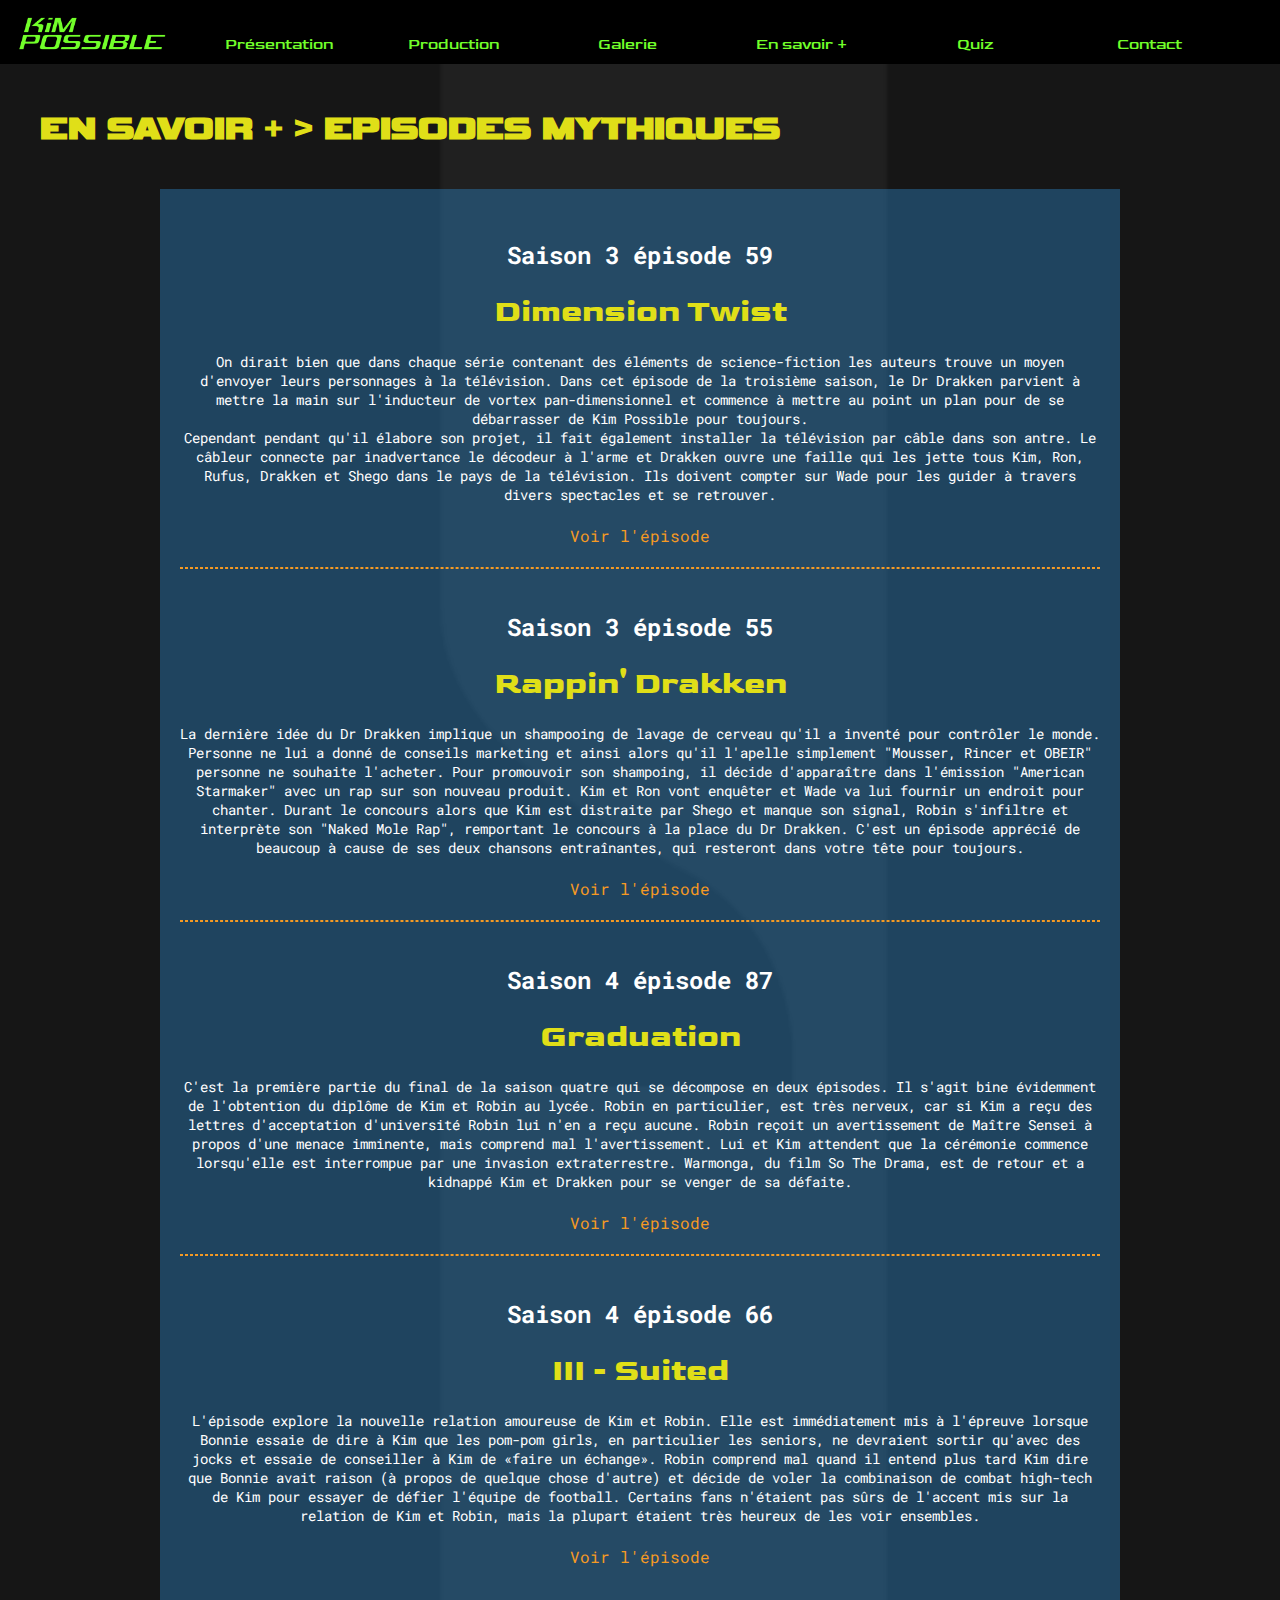
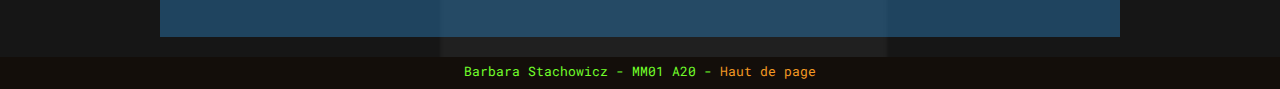
<file: page/episodes.html>
<!DOCTYPE html>
<html lang="fr">
	<head>
		<meta charset="utf-8">
        <title>Episodes mythiques</title>
        <meta name="viewport" content="width=device-width, initial-scale=1.0">
        <link rel="stylesheet" href="../style/style.css">
        <link rel="apple-touch-icon" sizes="57x57" href="../img/favicon/apple-icon-57x57.png"><!--Favicon-->
        <link rel="icon" type="image/png" sizes="32x32" href="../img/favicon/favicon-32x32.png"><!--Favicon-->
        <link rel="icon" type="image/png" sizes="16x16" href="../img/favicon/favicon-16x16.png"><!--Favicon-->
        <meta name="author" content="Barbara Stachowicz"> <!--Auteur du site-->
        <meta name="keywords" content="Kim Possible Disney Channel animation"> <!-- Mots clés decrivants le site-->
        <meta name="description" content="Site vitrine sur le thème du dessin animé Kim Possible"> <!-- Description du site-->
	</head>

	<body>
        <!-- Navigation Ordinateur-->
        <div id="conteneurg">
        <header>
            <a href="../page/acceuil.html"><img src="../img/logo2.png" alt="Logo"></a>
        <div id=nav>
        <nav class="barre">
            <ul>
                <li><a href="../page/presentation.html">Présentation</a></li>
                <li><a href="#" >Production</a>    
                 <ul class="sous">
                        <li><a href="../page/creation.html">Création</a></li>
                        <li><a href="../page/doublage.html">Doublage</a></li>
                 </ul>  
                </li>    
                <li><a href="../page/galerie.html">Galerie</a></li>
                
                <li><a href="#" >En savoir +</a>
                <ul class="sous">  
                        <li><a href="../page/film.html">Le film</a></li>
                        <li><a href="../page/episodes.html">Episodes mythiques</a></li>
                        <li><a href="../page/anectdotes.html">Anecdotes</a></li>
                </ul> 
                </li>    
                <li><a href="../page/quiz.html">Quiz</a></li>
                
                <li><a href="#" class="dropbtn">Contact</a>
                    <ul class="sous">
                        <a href="../page/formulaire.html">Formulaire</a>
                        <a href="../page/credit.html">Crédits</a>
                    </ul>
                </li> 
            </ul>
        </nav>
        </div>
        </header>

    <!-- Navigation sur tablette/mobile -->
	<!-- Menu Burger -->
	 <div class="topnav" id="myTopnav">
         <img src="../img/logo2.png" alt="logo Kim Possible">
        <div class=iconcontainer>
                  <a href="javascript:void(0);" style="font-size:15px;" class="icon container" onclick="deroul(); Bar(this)" >
                    <div class="bars">
                     <div class="bar1"></div>
                     <div class="bar2"></div>
                     <div class="bar3"></div>
                    </div>
                 </a>
        </div>
                 <br>
                 <br> <br>
                 <a href="../page/acceuil.html">Accueil</a>
                 <a href="../page/presentation.html">Présentation</a>
                 <a href="#"> Production</a>
                 <a href="../page/creation.html" style="text-indent: 2em;">Création</a>
                 <a href="../page/doublage.html" style="text-indent: 2em;">Doublage</a> 
                 <a href="../page/galerie.html">Galerie</a>
                 <a href="#">En savoir +</a>
                 <a href="../page/film.html" style="text-indent: 2em;">Le film</a>
                 <a href="../page/episodes.html" style="text-indent: 2em;">Episodes mythiques</a> 
                 <a href="../page/anectdotes.html" style="text-indent: 2em;">Anecdotes</a> 
                 <a href="../page/quiz.html"> Quiz</a> 
                 <a href="#">Contact</a>
                 <a href="../page/formulaire.html" style="text-indent: 2em;">Formulaire</a>
                 <a href="../page/credit.html" style="text-indent: 2em;">Crédits</a>
       </div>

    <h1 class="conth1">EN SAVOIR + > EPISODES MYTHIQUES</h1>
    <!-- Conteneur de milieu de page-->
    <div class="conteneurglobal">
        <div class="conteneurcentre">
        <h3>Saison 3 épisode 59</h3>
        <br>
        <h2>Dimension Twist</h2>
        <br>
        <p>On dirait bien que dans chaque série contenant des éléments de science-fiction les auteurs trouve un moyen d'envoyer leurs personnages à la télévision. Dans cet épisode de la troisième saison, le Dr Drakken parvient à mettre la main sur l'inducteur de vortex pan-dimensionnel et commence à mettre au point un plan pour de se débarrasser de Kim Possible pour toujours.</p><p>
            Cependant pendant qu'il élabore son projet, il fait également installer la télévision par câble dans son antre. Le câbleur connecte par inadvertance le décodeur à l'arme et Drakken ouvre une faille qui les jette tous Kim, Ron, Rufus, Drakken et Shego dans le pays de la télévision. Ils doivent compter sur Wade pour les guider à travers divers spectacles et se retrouver.
        </p>
        <br>
        <a href="https://www.dailymotion.com/video/x6ppawc" target="_blank">Voir l'épisode</a>
        <br>
        <br>
        <hr>

        <br>
        <br>
        <h3>Saison 3 épisode 55</h3>
        <br>
        <h2>Rappin' Drakken</h2>
        <br>
        <p>La dernière idée du Dr Drakken implique un shampooing de lavage de cerveau qu'il a inventé pour contrôler le monde. Personne ne lui a donné de conseils marketing et ainsi alors qu'il l'apelle simplement  "Mousser, Rincer et OBEIR" personne ne souhaite l'acheter. Pour promouvoir son shampoing, il décide d'apparaître dans l'émission "American Starmaker" avec un rap sur son nouveau produit.
            Kim et Ron vont enquêter et Wade va lui fournir un endroit pour chanter. Durant le concours alors que Kim est distraite par Shego et manque son signal, Robin s'infiltre et interprète son "Naked Mole Rap", remportant le concours à la place du Dr Drakken. C'est un épisode apprécié de beaucoup à cause de ses deux chansons entraînantes, qui resteront dans votre tête pour toujours.
        </p>
        <br>
        <a href="https://www.youtube.com/watch?v=A9WihJWSeVk&ab_channel=Celentor2000" target="_blank">Voir l'épisode</a>
        <br>
        <br>
        <hr>

        <br>
        <br>
        <h3>Saison 4 épisode 87</h3>
        <br>
        <h2>Graduation</h2>
        <br>
        <p>C'est la première partie du final de la saison quatre qui se décompose en deux épisodes. Il s'agit bine évidemment de l'obtention du diplôme de Kim et Robin au lycée. Robin en particulier, est très nerveux, car si Kim a reçu des lettres d'acceptation d'université Robin lui n'en a reçu aucune. Robin reçoit un avertissement de Maître Sensei à propos d'une menace imminente, mais comprend mal l'avertissement.
            Lui et Kim attendent que la cérémonie commence lorsqu'elle est interrompue par une invasion extraterrestre. Warmonga, du film So The Drama, est de retour et a kidnappé Kim et Drakken pour se venger de sa défaite.
        </p>
        <br>
        <a href="https://www.youtube.com/watch?v=NsSpYmGs0Fg&ab_channel=KX-N%C3%98" target="_blank">Voir l'épisode</a>
        <br>
        <br>
        <hr>

        <br>
        <br>
        <h3>Saison 4 épisode 66</h3>
        <br>
        <h2>III - Suited</h2>
        <br>
        <p>L'épisode explore la nouvelle relation amoureuse de Kim et Robin. Elle est immédiatement mis à l'épreuve lorsque Bonnie essaie de dire à Kim que les pom-pom girls, en particulier les seniors, ne devraient sortir qu'avec des jocks et essaie de conseiller à Kim de «faire un échange».
            Robin comprend mal quand il entend plus tard Kim dire que Bonnie avait raison (à propos de quelque chose d'autre) et décide de voler la combinaison de combat high-tech de Kim pour essayer de défier l'équipe de football. Certains fans n'étaient pas sûrs de l'accent mis sur la relation de Kim et Robin, mais la plupart étaient très heureux de les voir ensembles.
        </p>
        <br>
        <a href="https://www.youtube.com/watch?v=JU9tofiB9S4&ab_channel=Celentor2000" target="_blank">Voir l'épisode</a>
        </div>
    </div>
    <!-- Footer-->
    <footer>
        <div>
            <p>Barbara Stachowicz - MM01 A20 - <a href="#">Haut de page</a></p>
            
        </div>	
    
    </footer>
    </div>
    <!-- Script menu burger -->
 <script>
    function deroul() {
    var x = document.getElementById("myTopnav");
    if (x.className === "topnav") {
      x.className += " responsive";
    } else {
      x.className = "topnav";
    }
    }
    function Bar(x) {
    x.classList.toggle("change");
    }
</script>
    </body>
</html>
</file>
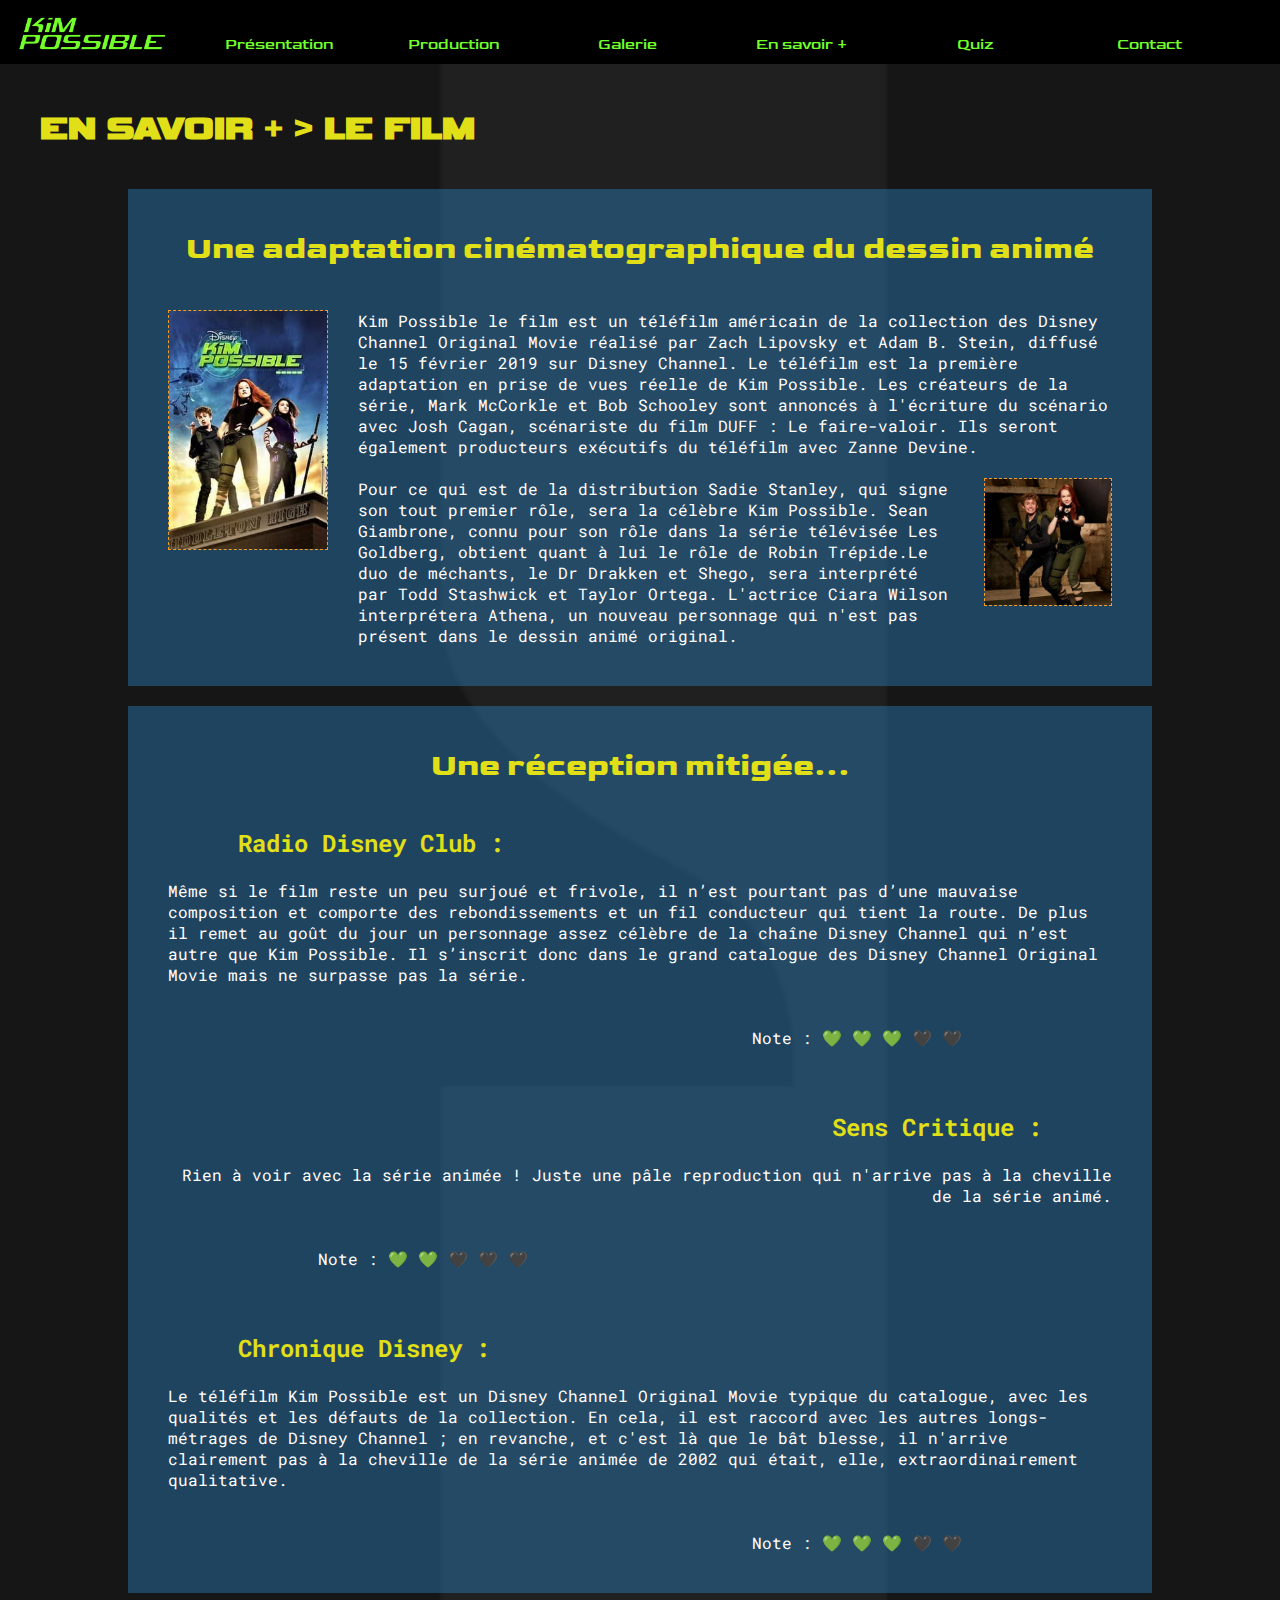
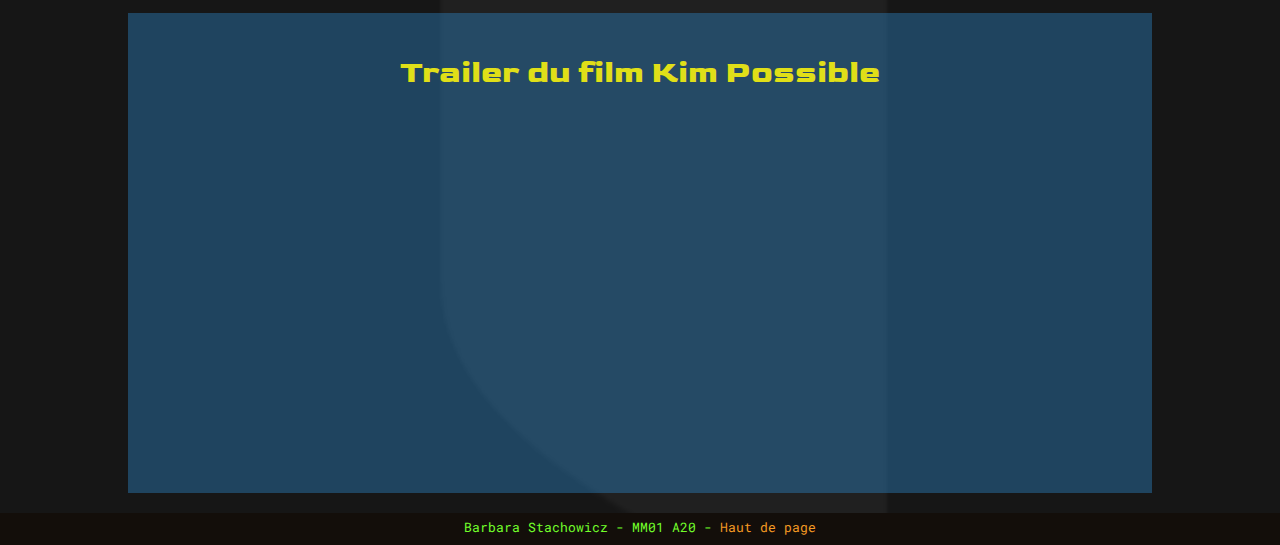
<file: page/film.html>
<!DOCTYPE html>
<html lang="fr">
	<head>
		<meta charset="utf-8">
		<title>Le Film</title>
        <link rel="stylesheet" href="../style/style.css">
        <meta name="viewport" content="width=device-width, initial-scale=1.0">
        <link rel="apple-touch-icon" sizes="57x57" href="../img/favicon/apple-icon-57x57.png"><!--Favicon-->
        <link rel="icon" type="image/png" sizes="32x32" href="../img/favicon/favicon-32x32.png"><!--Favicon-->
        <link rel="icon" type="image/png" sizes="16x16" href="../img/favicon/favicon-16x16.png"><!--Favicon-->
        <meta name="author" content="Barbara Stachowicz"> <!--Auteur du site-->
        <meta name="keywords" content="Kim Possible Disney Channel animation"> <!-- Mots clés decrivants le site-->
        <meta name="description" content="Site vitrine sur le thème du dessin animé Kim Possible"> <!-- Description du site-->
	</head>

	<body>
        <div id="conteneurg">
            <!--Navigation Ordinateur-->
        <header>
            <a href="../page/acceuil.html"><img src="../img/logo2.png" alt="Logo"></a>
        <div id=nav>
        <nav class="barre">
            <ul>
                <li><a href="../page/presentation.html">Présentation</a></li>
                <li><a href="#" >Production</a>    
                 <ul class="sous">
                        <li><a href="../page/creation.html">Création</a></li>
                        <li><a href="../page/doublage.html">Doublage</a></li>
                 </ul>  
                </li>    
                <li><a href="../page/galerie.html">Galerie</a></li>
                
                <li><a href="#" >En savoir +</a>
                <ul class="sous">  
                        <li><a href="../page/film.html">Le film</a></li>
                        <li><a href="../page/episodes.html">Episodes mythiques</a></li>
                        <li><a href="../page/anectdotes.html">Anecdotes</a></li>
                </ul> 
                </li>    
                <li><a href="../page/quiz.html">Quiz</a></li>
                
                <li><a href="#" class="dropbtn">Contact</a>
                    <ul class="sous">
                        <a href="../page/formulaire.html">Formulaire</a>
                        <a href="../page/credit.html">Crédits</a>
                    </ul>
                </li> 
            </ul>
        </nav>
        </div>
        </header>

         <!-- Navigation sur tablette/mobile -->
	<!-- Menu Burger -->
	 <div class="topnav" id="myTopnav">
        <img src="../img/logo2.png" alt="logo Kim Possible">
       <div class=iconcontainer>
                 <a href="javascript:void(0);" style="font-size:15px;" class="icon container" onclick="deroul(); Bar(this)" >
                   <div class="bars">
                    <div class="bar1"></div>
                    <div class="bar2"></div>
                    <div class="bar3"></div>
                   </div>
                </a>
       </div>
                <br>
                <br> <br>
                <a href="../page/acceuil.html">Accueil</a>
                <a href="../page/presentation.html">Présentation</a>
                <a href="#"> Production</a>
                <a href="../page/creation.html" style="text-indent: 2em;">Création</a>
                <a href="../page/doublage.html" style="text-indent: 2em;">Doublage</a> 
                <a href="../page/galerie.html">Galerie</a>
                <a href="#">En savoir +</a>
                <a href="../page/film.html" style="text-indent: 2em;">Le film</a>
                <a href="../page/episodes.html" style="text-indent: 2em;">Episodes mythiques</a> 
                <a href="../page/anectdotes.html" style="text-indent: 2em;">Anecdotes</a> 
                <a href="../page/quiz.html"> Quiz</a> 
                <a href="#">Contact</a>
                <a href="../page/formulaire.html" style="text-indent: 2em;">Formulaire</a>
                <a href="../page/credit.html" style="text-indent: 2em;">Crédits</a>
      </div>
    
    <h1 class="conth1">EN SAVOIR + > LE FILM</h1>
    <div class="conteneurglobalf">
    <!--Premier conteneur-->
    <div class="conteneurresumef">
        <div class="conteneurcentref">
            <h2>Une adaptation cinématographique du dessin animé</h2>
            <br>
            <br>
        </div>
        <!--Image avec zoom en hover-->
        <div class="conteneurimgf">
        <div class="zoom">
        <div class="image">
            <img src="../img/film_poster.jpg" alt="Poster film Kim Possible">
        </div>
        </div>
        </div>
        <div class="conteneurtextf">
            <div class="conteneurtext3f">
            <p>Kim Possible le film est un téléfilm américain de la collection des Disney Channel Original Movie réalisé par Zach Lipovsky et Adam B. Stein, diffusé le 15 février 2019 sur Disney Channel.
                Le téléfilm est la première adaptation en prise de vues réelle de Kim Possible. Les créateurs de la série, Mark McCorkle et Bob Schooley sont annoncés à l'écriture du scénario avec Josh Cagan, scénariste du film DUFF : Le faire-valoir. Ils seront également producteurs exécutifs du téléfilm avec Zanne Devine.</p>
                <br>
            </div>
            <!--Image avec zoom en hover-->
            <div class="conteneurimg2f">
                <div class="zoom">
                <div class="image">
                <img src="../img/film_set.jpg" alt="Tournage du film Kim Possible">
                </div>
                </div>
            </div>
            <div class="conteneurtext2f">
                <p>Pour ce qui est de la distribution Sadie Stanley, qui signe son tout premier rôle, sera la célèbre Kim Possible. Sean Giambrone, connu pour son rôle dans la série télévisée Les Goldberg, obtient quant à lui le rôle de Robin Trépide.Le duo de méchants, le Dr Drakken et Shego, sera interprété par Todd Stashwick et Taylor Ortega. L'actrice Ciara Wilson interprétera Athena, un nouveau personnage qui n'est pas présent dans le dessin animé original.</p>
            </div>
        </div>

    </div>
    <!--Second conteneur-->
    <div class="conteneurresumef">
        <div class="conteneurcentref">
            <h2>Une réception mitigée...</h2>
            <br>
            <br>
        </div>
        <div class="conth3_1">
            <h3>Radio Disney Club :</h3>
        </div>
        <div class="contcritique_1">
            <br>
            <p>Même si le film reste un peu surjoué et frivole, il n’est pourtant pas d’une mauvaise composition et comporte des rebondissements et un fil conducteur qui tient la route. De plus il remet au goût du jour un personnage assez célèbre de la chaîne Disney Channel qui n’est autre que Kim Possible. Il s’inscrit donc dans le grand catalogue des Disney Channel Original Movie mais ne surpasse pas la série.</p>
        </div>
        <div class="contnote_1">
            <br>
            <br>
            <p>Note : 💚 💚 💚 🖤 🖤</p>
        </div>

        <div class="conth3_2">
            <br>
            <br>
            <br>
            <h3>Sens Critique :</h3>
        </div>
        <div class="contcritique_2">
            <br>
            <p> Rien à voir avec la série animée ! Juste une pâle reproduction qui n'arrive pas à la cheville de la série animé.</p>
        </div>
        <div class="contnote_2">
            <br>
            <br>
            <p>Note : 💚 💚 🖤 🖤 🖤</p>
        </div>

        <div class="conth3_1">
            <br>
            <br>
            <br>
            <h3>Chronique Disney :</h3>
        </div>
        <div class="contcritique_1">
            <br>
            <p>Le téléfilm Kim Possible est un Disney Channel Original Movie typique du catalogue, avec les qualités et les défauts de la collection. En cela, il est raccord avec les autres longs-métrages de Disney Channel ; en revanche, et c'est là que le bât blesse, il n'arrive clairement pas à la cheville de la série animée de 2002 qui était, elle, extraordinairement qualitative.</p>
        </div>
        <div class="contnote_1">
            <br>
            <br>
            <p>Note : 💚 💚 💚 🖤 🖤 </p>
        </div>
    </div>
    <!--Troisième conteneur-->
    <div class="conteneurresumef">
        <div class="conteneurcentref">
            <h2>Trailer du film Kim Possible</h2>
            <br>
            <br>
            <iframe width="560" height="315" src="https://www.youtube.com/embed/TNRQT9ODqDI" frameborder="0" allow="accelerometer; autoplay; clipboard-write; encrypted-media; gyroscope; picture-in-picture" allowfullscreen></iframe>
        </div>

    </div>
    </div>
    <!--Fonctions menu burger-->
    <script>
        function myFunction() {
          var x = document.getElementById("myTopnav");
          if (x.className === "topnav") {
            x.className += " responsive";
          } else {
            x.className = "topnav";
          }
        }
    </script>
    <script>
        function deroul() {
        var x = document.getElementById("myTopnav");
        if (x.className === "topnav") {
          x.className += " responsive";
        } else {
          x.className = "topnav";
        }
        }
        function Bar(x) {
        x.classList.toggle("change");
        }
    </script>
    <!--Footer-->
    <footer>
        <div>
            <p>Barbara Stachowicz - MM01 A20 - <a href="#">Haut de page</a></p>
            
        </div>	
    </footer>
    </div>
    


    </body>
</html>
</file>
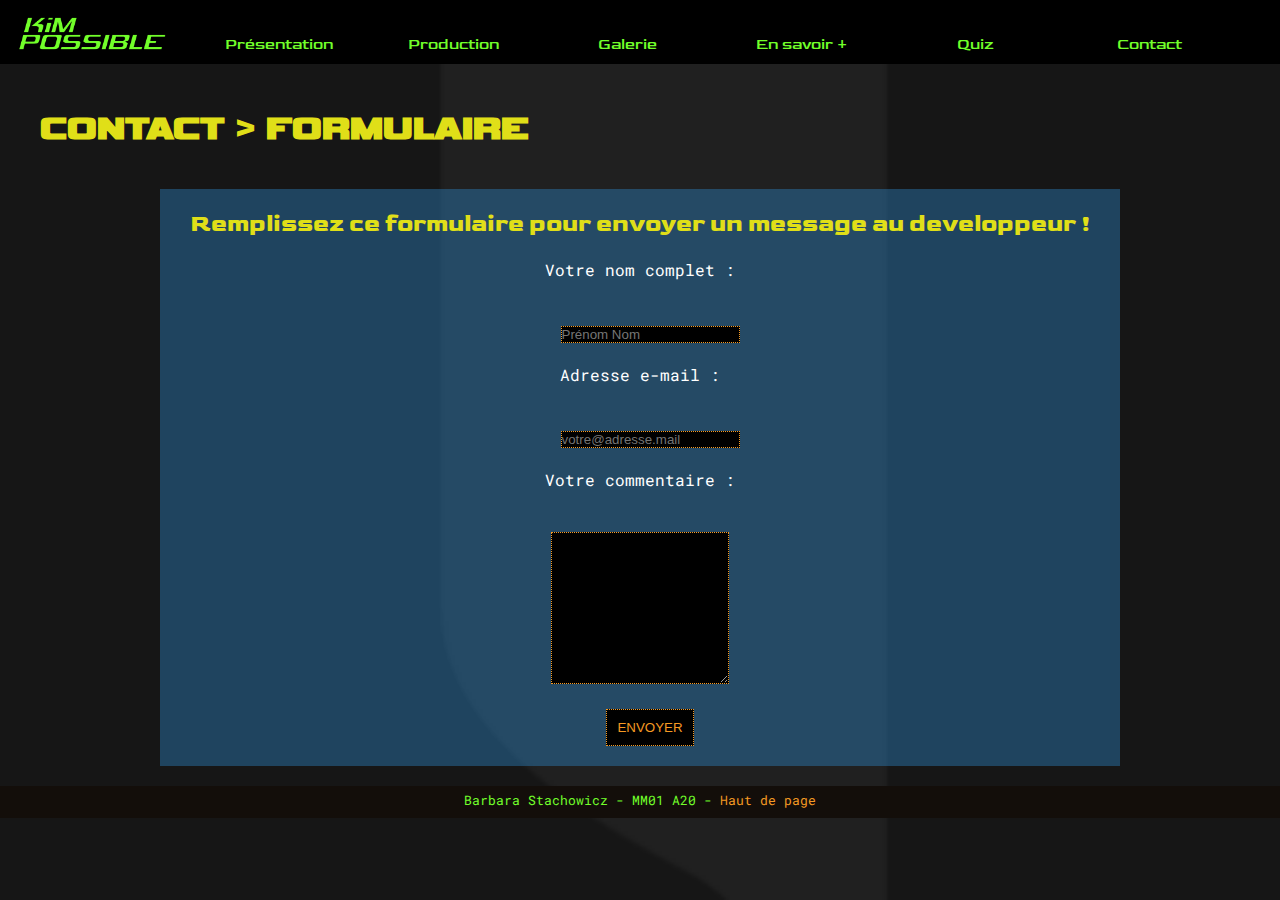
<file: page/formulaire.html>
<!DOCTYPE html>
<html lang="fr">
	<head>
		<meta charset="utf-8">
		<title>Formulaire</title>
        <link rel="stylesheet" href="../style/style.css">
        <meta name="viewport" content="width=device-width, initial-scale=1.0">
        <link rel="apple-touch-icon" sizes="57x57" href="../img/favicon/apple-icon-57x57.png"><!--Favicon-->
        <link rel="icon" type="image/png" sizes="32x32" href="../img/favicon/favicon-32x32.png"><!--Favicon-->
        <link rel="icon" type="image/png" sizes="16x16" href="../img/favicon/favicon-16x16.png"><!--Favicon-->
        <meta name="author" content="Barbara Stachowicz"> <!--Auteur du site-->
        <meta name="keywords" content="Kim Possible Disney Channel animation"> <!-- Mots clés decrivants le site-->
        <meta name="description" content="Site vitrine sur le thème du dessin animé Kim Possible"> <!-- Description du site-->
	</head>

	<body>
        <div id="conteneurg">
          <!--Navigation Ordinateur-->
        <header>
            <a href="../page/acceuil.html"><img src="../img/logo2.png" alt="Logo"></a>
        <div id=nav>
        <nav class="barre">
            <ul>
                <li><a href="../page/presentation.html">Présentation</a></li>
                <li><a href="#" >Production</a>    
                 <ul class="sous">
                        <li><a href="../page/creation.html">Création</a></li>
                        <li><a href="../page/doublage.html">Doublage</a></li>
                 </ul>  
                </li>    
                <li><a href="../page/galerie.html">Galerie</a></li>
                
                <li><a href="#" >En savoir +</a>
                <ul class="sous">  
                        <li><a href="../page/film.html">Le film</a></li>
                        <li><a href="../page/episodes.html">Episodes mythiques</a></li>
                        <li><a href="../page/anectdotes.html">Anecdotes</a></li>
                </ul> 
                </li>    
                <li><a href="../page/quiz.html">Quiz</a></li>
                
                <li><a href="#" class="dropbtn">Contact</a>
                    <ul class="sous">
                        <a href="../page/formulaire.html">Formulaire</a>
                        <a href="../page/credit.html">Crédits</a>
                    </ul>
                </li> 
            </ul>
        </nav>
        </div>
        </header>

        <!-- Navigation sur tablette/mobile -->
	   <!-- Menu Burger -->
	 <div class="topnav" id="myTopnav">
        <img src="../img/logo2.png" alt="logo Kim Possible">
       <div class=iconcontainer>
                 <a href="javascript:void(0);" style="font-size:15px;" class="icon container" onclick="deroul(); Bar(this)" >
                   <div class="bars">
                    <div class="bar1"></div>
                    <div class="bar2"></div>
                    <div class="bar3"></div>
                   </div>
                </a>
       </div>
                <br>
                <br> <br>
                <a href="../page/acceuil.html">Accueil</a>
                <a href="../page/presentation.html">Présentation</a>
                <a href="#"> Production</a>
                <a href="../page/creation.html" style="text-indent: 2em;">Création</a>
                <a href="../page/doublage.html" style="text-indent: 2em;">Doublage</a> 
                <a href="../page/galerie.html">Galerie</a>
                <a href="#">En savoir +</a>
                <a href="../page/film.html" style="text-indent: 2em;">Le film</a>
                <a href="../page/episodes.html" style="text-indent: 2em;">Episodes mythiques</a> 
                <a href="../page/anectdotes.html" style="text-indent: 2em;">Anecdotes</a> 
                <a href="../page/quiz.html"> Quiz</a> 
                <a href="#">Contact</a>
                <a href="../page/formulaire.html" style="text-indent: 2em;">Formulaire</a>
                <a href="../page/credit.html" style="text-indent: 2em;">Crédits</a>
      </div>

    <h1 class="conth1">CONTACT > FORMULAIRE</h1>
    <div class="conteneurglobal">
    <!--Formulaire-->
    <form action="mailto:barbara.stachowicz@utt.fr" method="POST" acceptcharset="utf-8">
        
            <legend >Remplissez ce formulaire pour envoyer un message au developpeur !</legend>
            <br>
            <label for="nom">Votre nom complet :</label>
                    <br>
                    <br>
                    <input type="text" size="20" maxlength="25" id="nom" name="nom" placeholder="Prénom Nom" required>
                    <br><br>
            <label for="mail">Adresse e-mail :</label>
                    <br>
                    <br>
                    <input type="email" id="mail" name="adresse_email" placeholder="votre@adresse.mail" required>
                    <br><br>
            <label for="comment">Votre commentaire :</label>
                    <br>
                    <br>
                    <textarea id="comment" name="comment" rows="10" cols="20" required></textarea>
                    <br>
                    <br>
    
                    
            <input class="button" type="submit" value="ENVOYER" />
        
        </form>
    </div>
    <!--Footer-->
    <footer>
        <div>
            <p>Barbara Stachowicz - MM01 A20 - <a href="#">Haut de page</a></p>
        </div>
    </footer>
    <!--Fonctions menu burger-->
    <script>
        function myFunction() {
          var x = document.getElementById("myTopnav");
          if (x.className === "topnav") {
            x.className += " responsive";
          } else {
            x.className = "topnav";
          }
        }
    </script>
    <script>
        function deroul() {
        var x = document.getElementById("myTopnav");
        if (x.className === "topnav") {
          x.className += " responsive";
        } else {
          x.className = "topnav";
        }
        }
        function Bar(x) {
        x.classList.toggle("change");
        }
    </script>
</div>
    </body>
</html>
</file>
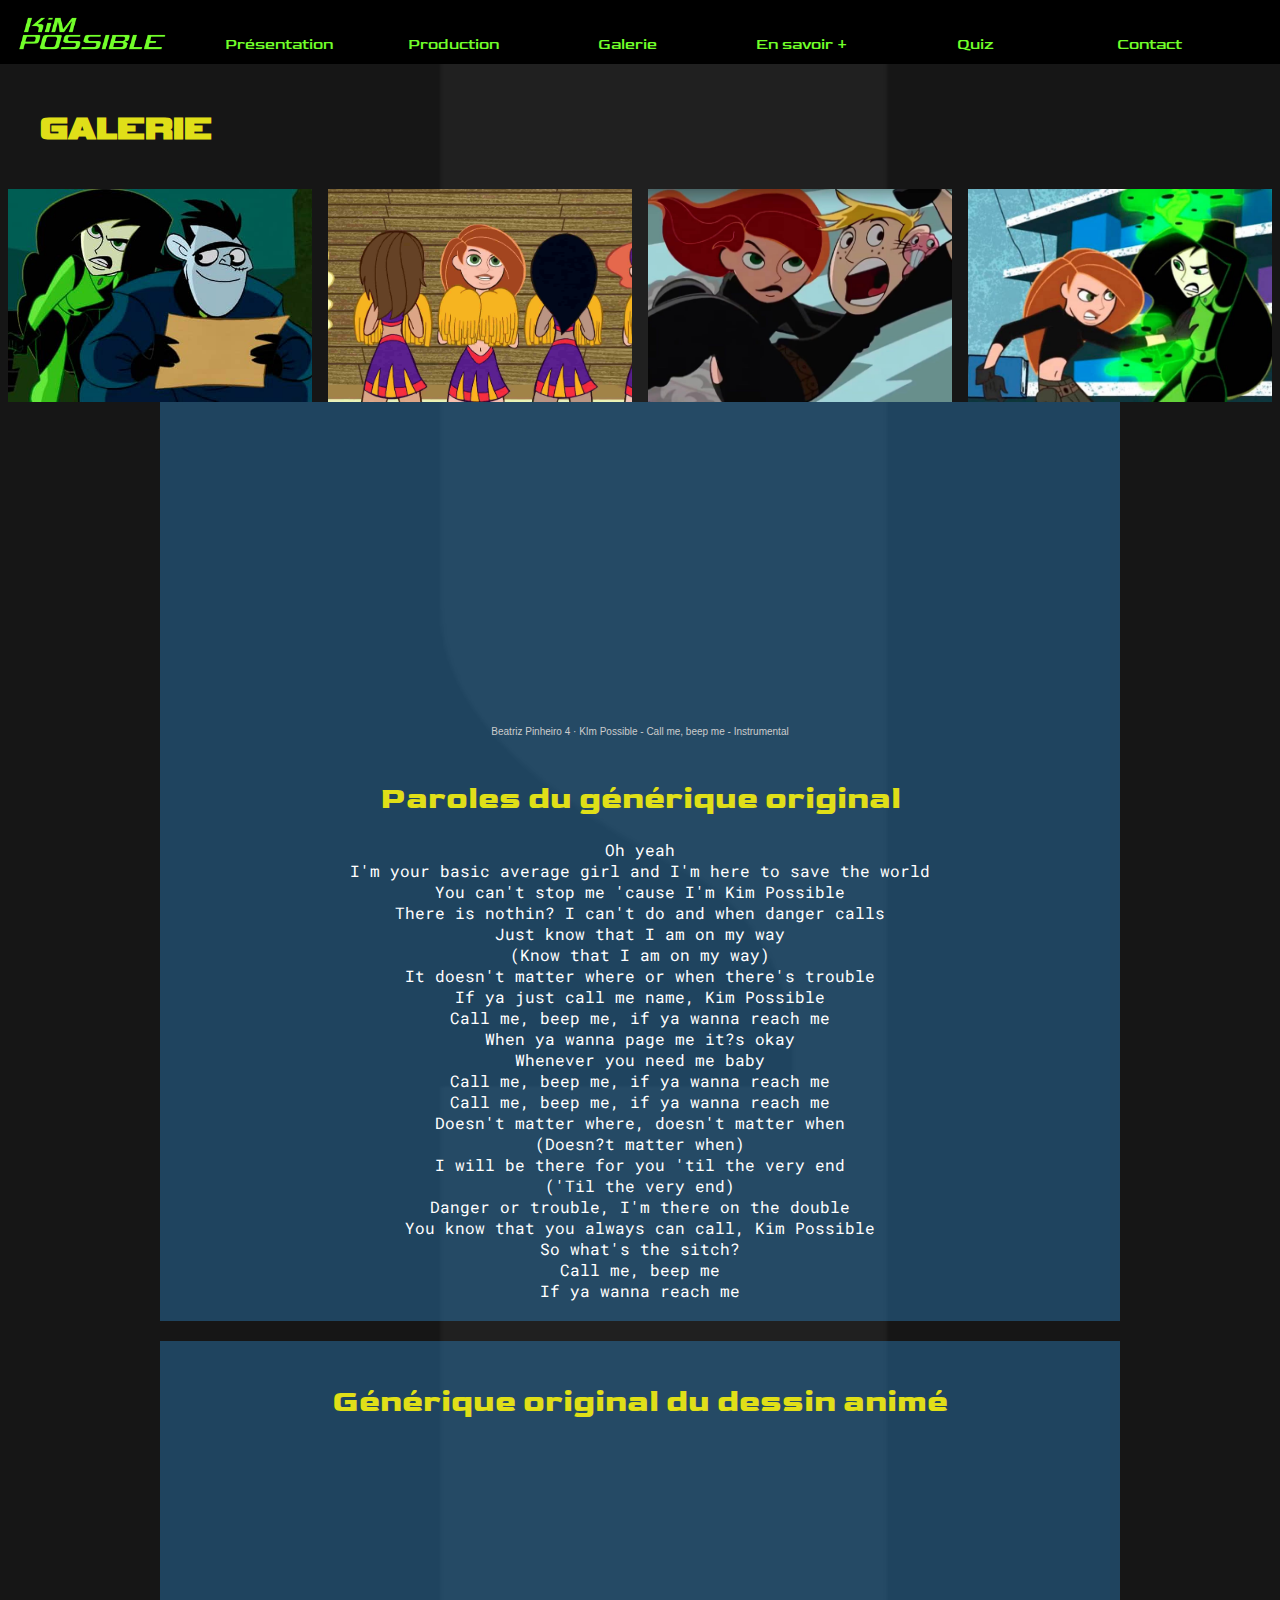
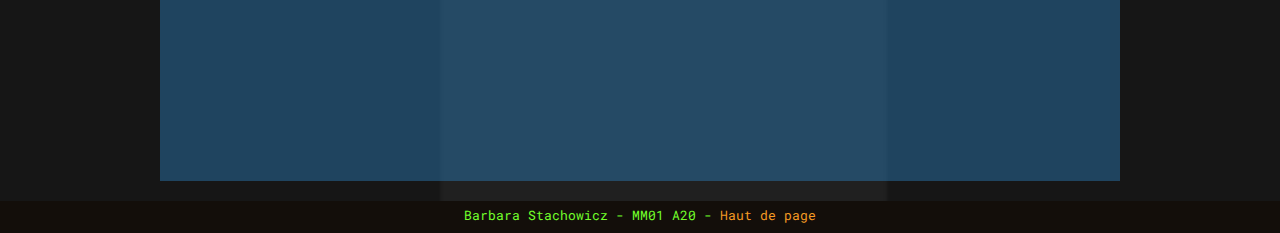
<file: page/galerie.html>
<!DOCTYPE html>
<html lang="fr">
	<head>
		<meta charset="utf-8">
        <title>Galerie</title>
        <meta name="viewport" content="width=device-width, initial-scale=1.0">
        <link rel="stylesheet" href="../style/style.css">
        <link rel="apple-touch-icon" sizes="57x57" href="../img/favicon/apple-icon-57x57.png"><!--Favicon-->
        <link rel="icon" type="image/png" sizes="32x32" href="../img/favicon/favicon-32x32.png"><!--Favicon-->
        <link rel="icon" type="image/png" sizes="16x16" href="../img/favicon/favicon-16x16.png"><!--Favicon-->
        <meta name="author" content="Barbara Stachowicz"> <!--Auteur du site-->
        <meta name="keywords" content="Kim Possible Disney Channel animation"> <!-- Mots clés decrivants le site-->
        <meta name="description" content="Site vitrine sur le thème du dessin animé Kim Possible"> <!-- Description du site-->
	</head>

	<body>
    <div id="conteneurg">
      <!--Navigation Ordinateur-->
        <header>
            <a href="../page/acceuil.html"><img src="../img/logo2.png" alt="Logo"></a>
        <div id=nav>
        <nav class="barre">
          <ul>
            <li><a href="../page/presentation.html">Présentation</a></li>
            <li><a href="#" >Production</a>    
             <ul class="sous">
                    <li><a href="../page/creation.html">Création</a></li>
                    <li><a href="../page/doublage.html">Doublage</a></li>
             </ul>  
            </li>    
            <li><a href="../page/galerie.html">Galerie</a></li>
            
            <li><a href="#" >En savoir +</a>
            <ul class="sous">  
                    <li><a href="../page/film.html">Le film</a></li>
                    <li><a href="../page/episodes.html">Episodes mythiques</a></li>
                    <li><a href="../page/anectdotes.html">Anecdotes</a></li>
            </ul> 
            </li>    
            <li><a href="../page/quiz.html">Quiz</a></li>
            
            <li><a href="#" class="dropbtn">Contact</a>
                <ul class="sous">
                    <a href="../page/formulaire.html">Formulaire</a>
                    <a href="../page/credit.html">Crédits</a>
                </ul>
            </li> 
        </ul>
        </nav>
        </div>
        </header>

        <!-- Navigation sur tablette/mobile -->
	<!-- Menu Burger -->
	 <div class="topnav" id="myTopnav">
    <img src="../img/logo2.png" alt="logo Kim Possible">
   <div class=iconcontainer>
             <a href="javascript:void(0);" style="font-size:15px;" class="icon container" onclick="deroul(); Bar(this)" >
               <div class="bars">
                <div class="bar1"></div>
                <div class="bar2"></div>
                <div class="bar3"></div>
               </div>
            </a>
   </div>
            <br>
            <br> <br>
            <a href="../page/acceuil.html">Accueil</a>
            <a href="../page/presentation.html">Présentation</a>
            <a href="#"> Production</a>
            <a href="../page/creation.html" style="text-indent: 2em;">Création</a>
            <a href="../page/doublage.html" style="text-indent: 2em;">Doublage</a> 
            <a href="../page/galerie.html">Galerie</a>
            <a href="#">En savoir +</a>
            <a href="../page/film.html" style="text-indent: 2em;">Le film</a>
            <a href="../page/episodes.html" style="text-indent: 2em;">Episodes mythiques</a> 
            <a href="../page/anectdotes.html" style="text-indent: 2em;">Anecdotes</a> 
            <a href="../page/quiz.html"> Quiz</a> 
            <a href="#">Contact</a>
            <a href="../page/formulaire.html" style="text-indent: 2em;">Formulaire</a>
            <a href="../page/credit.html" style="text-indent: 2em;">Crédits</a>
  </div>

  
    <h1 class="conth1">GALERIE</h1>
    <div style="width: 100%;">
      <!--Lightbox-->
        <div class="row">
            <div class="column">
              <img  src="../img/lightbox1.jpg" style="width:100%; border: 0px solid black;" onclick="openModal();currentSlide(1)" class="hover-shadow cursor">
            </div>
            <div class="column">
              <img src="../img/lightbox2.jpg" style="width:100%; border: 0px solid black;" onclick="openModal();currentSlide(2)" class="hover-shadow cursor">
            </div>
            <div class="column">
              <img src="../img/lightbox3.jpg" style="width:100%; border: 0px solid black;" onclick="openModal();currentSlide(3)" class="hover-shadow cursor">
            </div>
            <div class="column">
              <img src="../img/lightbox4.jpg" style="width:100%; border: 0px solid black;" onclick="openModal();currentSlide(4)" class="hover-shadow cursor">
            </div>
          </div>
          
          <div id="myModal" class="modal">
            <span class="close cursor" onclick="closeModal()">&times;</span>
            <div class="modal-content">
          
              <div class="mySlides">
                <div class="numbertext">1 / 4</div>
                <img src="../img/lightbox1.jpg" style="width:100%">
              </div>
          
              <div class="mySlides">
                <div class="numbertext">2 / 4</div>
                <img src="../img/lightbox2.jpg" style="width:100%">
              </div>
          
              <div class="mySlides">
                <div class="numbertext">3 / 4</div>
                <img src="../img/lightbox3.jpg" style="width:100%">
              </div>
              
              <div class="mySlides">
                <div class="numbertext">4 / 4</div>
                <img src="../img/lightbox4.jpg" style="width:100%">
              </div>
              
              <a class="prev" onclick="plusSlides(-1)">&#10094;</a>
              <a class="next" onclick="plusSlides(1)">&#10095;</a>
          
              <div class="caption-container">
                <p id="caption"></p>
              </div>
          
          
              <div class="column">
                <img class="demo cursor" src="../img/lightbox1.jpg" style="width:100%" onclick="currentSlide(1)" alt="Shego et Dr Drakken">
              </div>
              <div class="column">
                <img class="demo cursor" src="../img/lightbox2.jpg" style="width:100%" onclick="currentSlide(2)" alt="Kim Possible Cheerleader">
              </div>
              <div class="column">
                <img class="demo cursor" src="../img/lightbox3.jpg" style="width:100%" onclick="currentSlide(3)" alt="Kim Possible, Robin Trépide et Rufus">
              </div>
              <div class="column">
                <img class="demo cursor" src="../img/lightbox4.jpg" style="width:100%" onclick="currentSlide(4)" alt="Kim Possible et Shego">
              </div>
            </div>
          </div>
          
    </div>
    <!--Premier conteneur-->
    <div class="conteneurglobal">
        <iframe width="100%" height="300" scrolling="no" frameborder="no" allow="autoplay" src="https://w.soundcloud.com/player/?url=https%3A//api.soundcloud.com/tracks/96919913&color=%23ff5500&auto_play=false&hide_related=false&show_comments=true&show_user=true&show_reposts=false&show_teaser=true&visual=true"></iframe><div style="font-size: 10px; color: #cccccc;line-break: anywhere;word-break: normal;overflow: hidden;white-space: nowrap;text-overflow: ellipsis; font-family: Interstate,Lucida Grande,Lucida Sans Unicode,Lucida Sans,Garuda,Verdana,Tahoma,sans-serif;font-weight: 100;"><a href="https://soundcloud.com/beatriz-pinheiro-4" title="Beatriz Pinheiro 4" target="_blank" style="color: #cccccc; text-decoration: none;">Beatriz Pinheiro 4</a> · <a href="https://soundcloud.com/beatriz-pinheiro-4/kim-possible-call-me-beep-me" title="KIm Possible - Call me, beep me - Instrumental" target="_blank" style="color: #cccccc; text-decoration: none;">KIm Possible - Call me, beep me - Instrumental</a></div>
        <br>
        <br>
        <h2>Paroles du générique original</h2>
        <br>
        <p>Oh yeah</p>
        <p>I'm your basic average girl and I'm here to save the world</p>
        <p>You can't stop me 'cause I'm Kim Possible</p>
        <p>There is nothin? I can't do and when danger calls</p>
        <p>Just know that I am on my way</p>
        <p>(Know that I am on my way)</p>
        <p>It doesn't matter where or when there's trouble</p>
        <p>If ya just call me name, Kim Possible</p>
        <p>Call me, beep me, if ya wanna reach me</p>
        <p>When ya wanna page me it?s okay</p>
        <p>Whenever you need me baby</p>
        <p>Call me, beep me, if ya wanna reach me</p>
        <p>Call me, beep me, if ya wanna reach me</p>
        <p>Doesn't matter where, doesn't matter when</p>
        <p>(Doesn?t matter when)</p>
        <p>I will be there for you 'til the very end</p>
        <p>('Til the very end)</p>
        <p>Danger or trouble, I'm there on the double</p>
        <p>You know that you always can call, Kim Possible</p>
        <p>So what's the sitch?</p>
        <p>Call me, beep me</p>
        <p>If ya wanna reach me</p>
    </div>
    <!--Dernier conteneur-->
    <div class="conteneurglobal">
        <br>
        <h2>Générique original du dessin animé</h2>
        <br>
        <iframe width="560" height="315" src="https://www.youtube.com/embed/GIgLqN_rAXU" frameborder="0" allow="accelerometer; autoplay; clipboard-write; encrypted-media; gyroscope; picture-in-picture" allowfullscreen></iframe>
    </div>
    
    <!--Footer-->
    <footer>
        <div>
            <p>Barbara Stachowicz - MM01 A20 - <a href="#">Haut de page</a></p>
            
        </div>	
    
    </footer>
  </div>
  <!--Fonctions Lightbox-->
    <script>
        function openModal() {
          document.getElementById("myModal").style.display = "block";
        }
        
        function closeModal() {
          document.getElementById("myModal").style.display = "none";
        }
        
        var slideIndex = 1;
        showSlides(slideIndex);
        
        function plusSlides(n) {
          showSlides(slideIndex += n);
        }
        
        function currentSlide(n) {
          showSlides(slideIndex = n);
        }
        
        function showSlides(n) {
          var i;
          var slides = document.getElementsByClassName("mySlides");
          var dots = document.getElementsByClassName("demo");
          var captionText = document.getElementById("caption");
          if (n > slides.length) {slideIndex = 1}
          if (n < 1) {slideIndex = slides.length}
          for (i = 0; i < slides.length; i++) {
              slides[i].style.display = "none";
          }
          for (i = 0; i < dots.length; i++) {
              dots[i].className = dots[i].className.replace(" active", "");
          }
          slides[slideIndex-1].style.display = "block";
          dots[slideIndex-1].className += " active";
          captionText.innerHTML = dots[slideIndex-1].alt;
        }
        </script>
<!--Fonctions menu burger-->
<script>
  function myFunction() {
    var x = document.getElementById("myTopnav");
    if (x.className === "topnav") {
      x.className += " responsive";
    } else {
      x.className = "topnav";
    }
  }
</script>
<script>
  function deroul() {
  var x = document.getElementById("myTopnav");
  if (x.className === "topnav") {
    x.className += " responsive";
  } else {
    x.className = "topnav";
  }
  }
  function Bar(x) {
  x.classList.toggle("change");
  }
</script>
    </body>
</html>
</file>
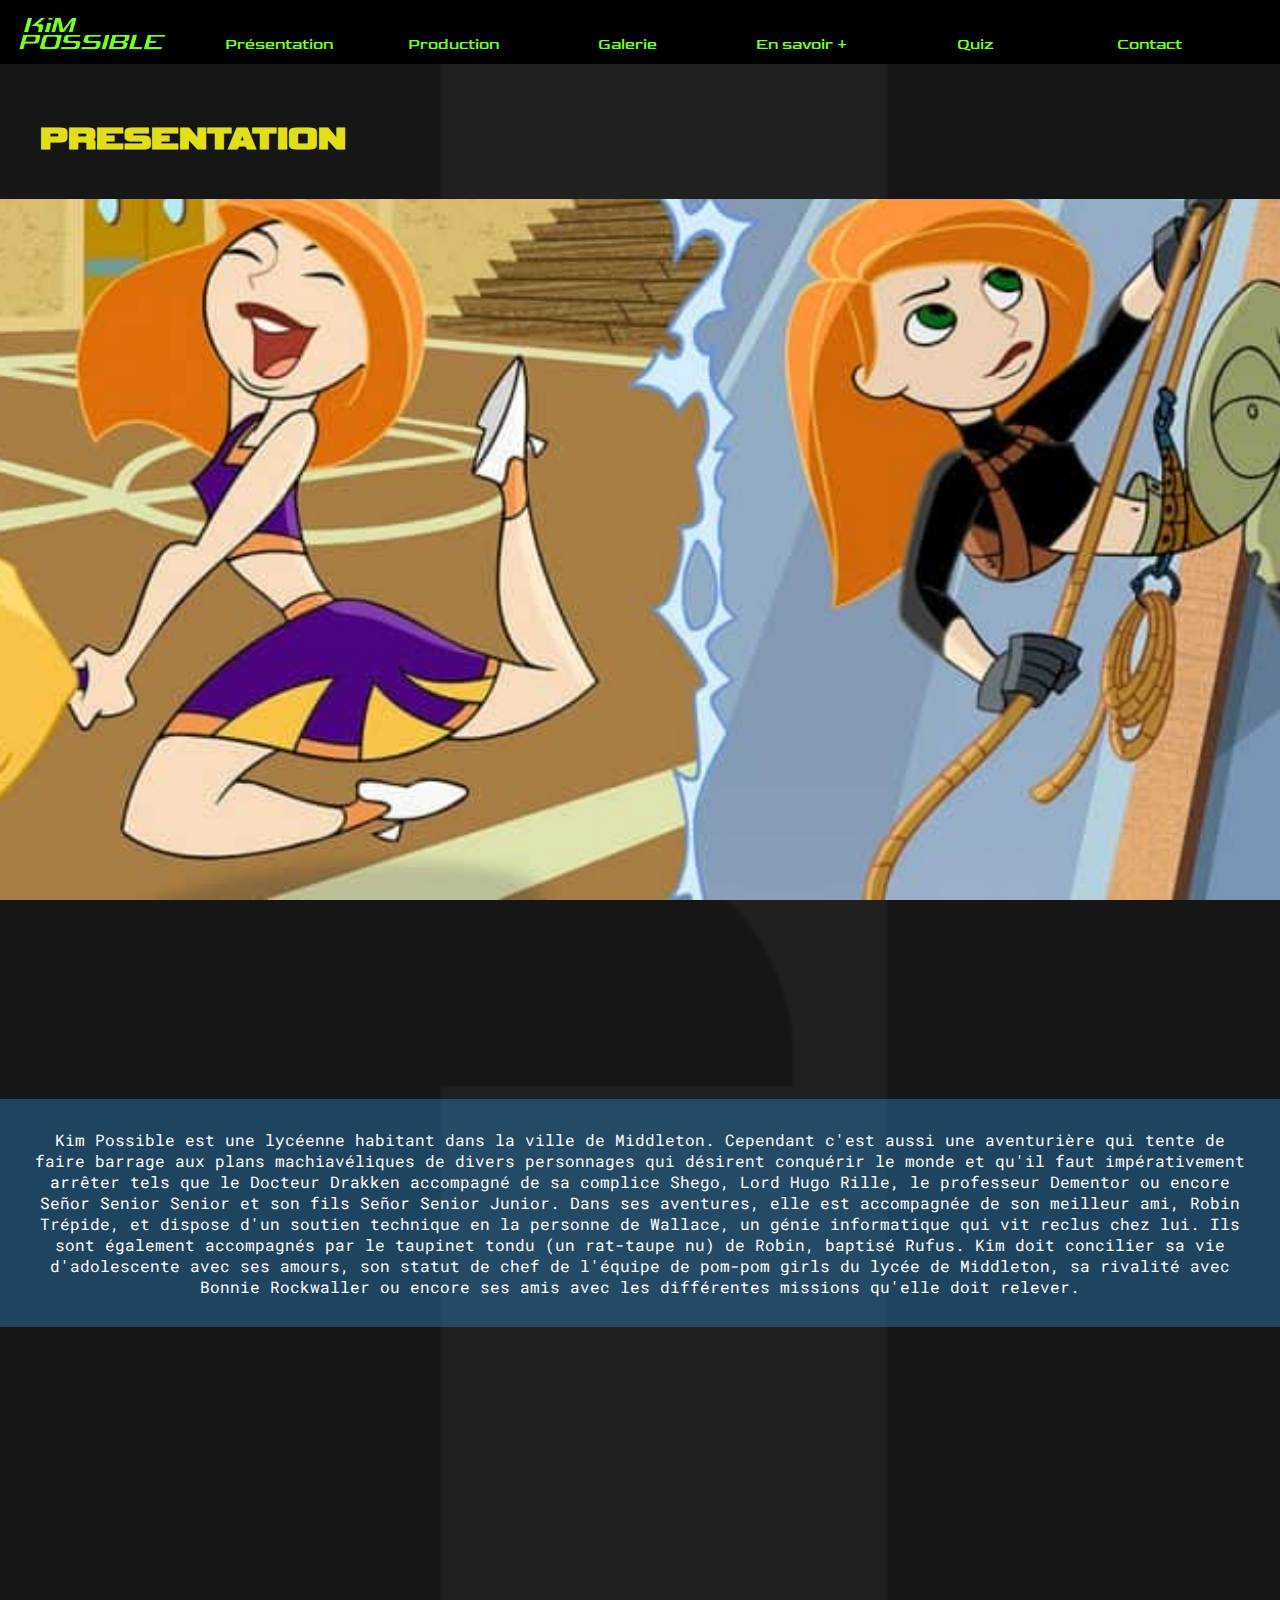
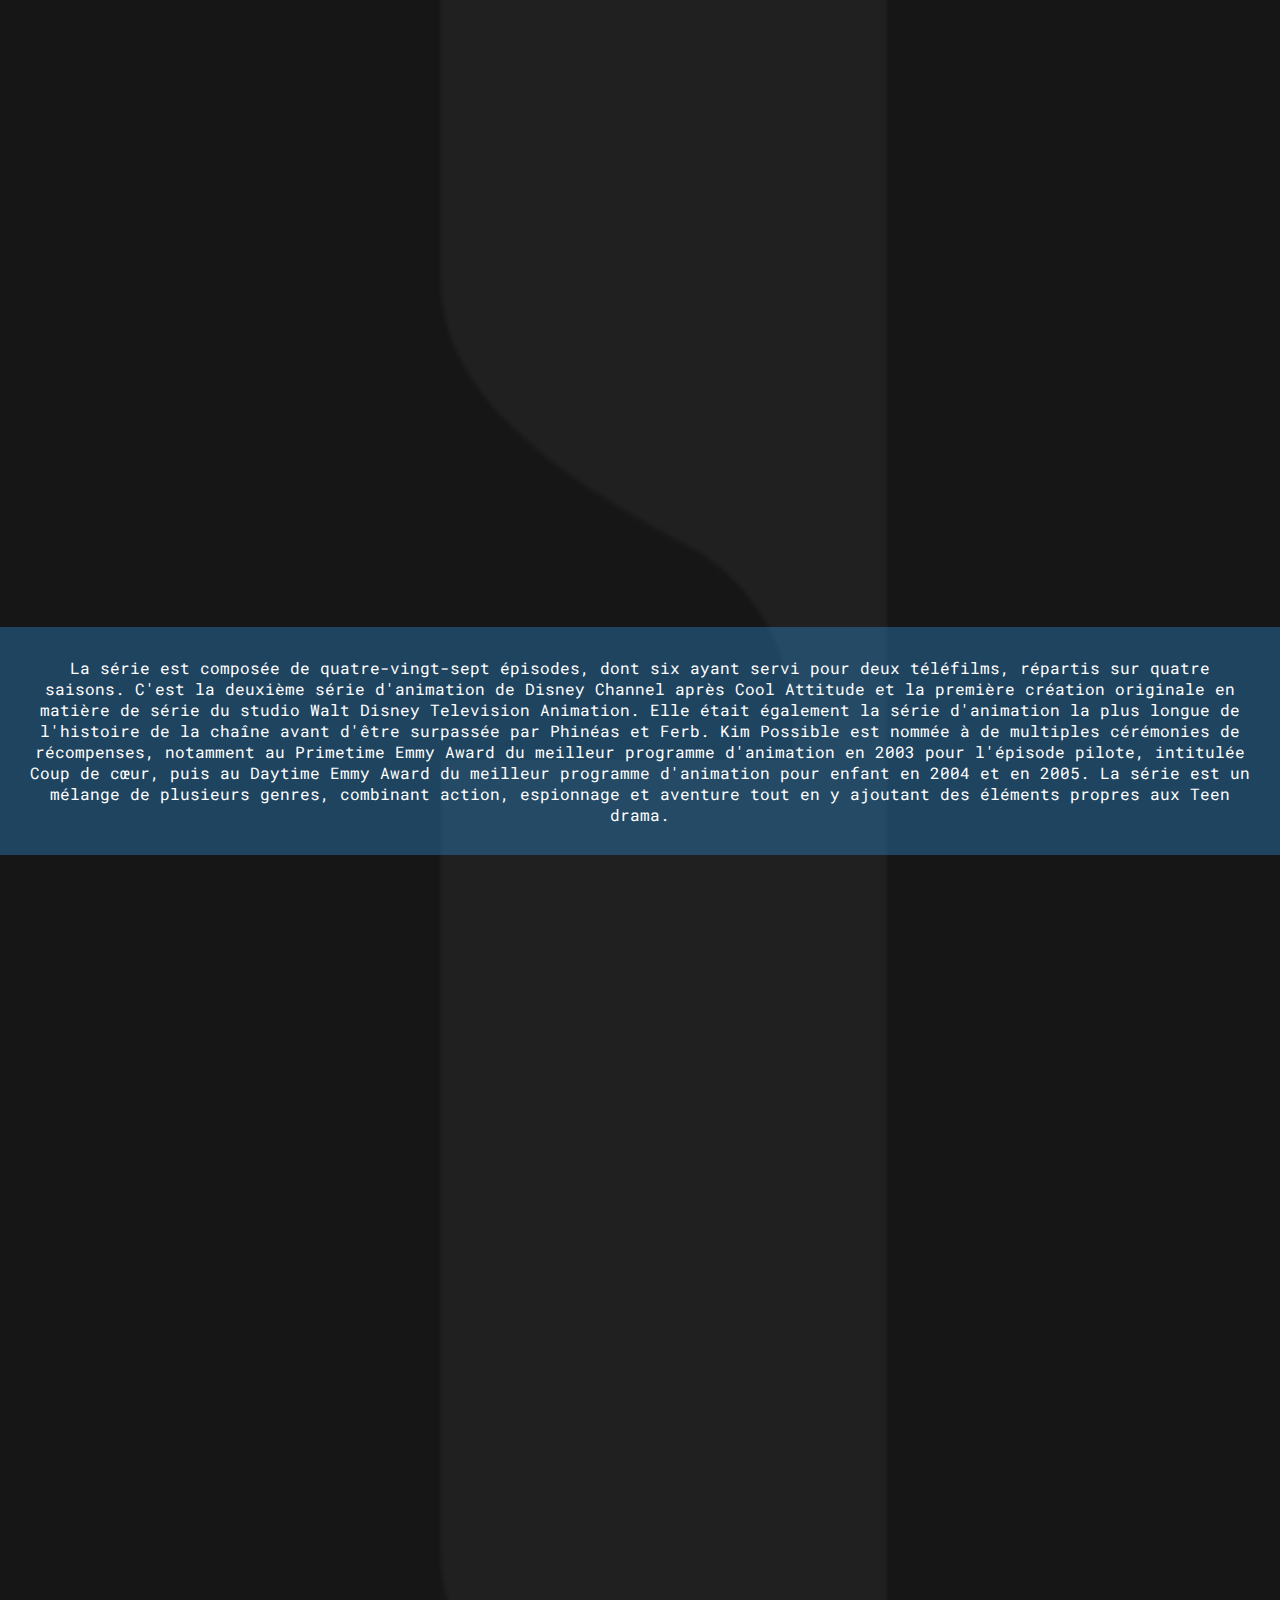
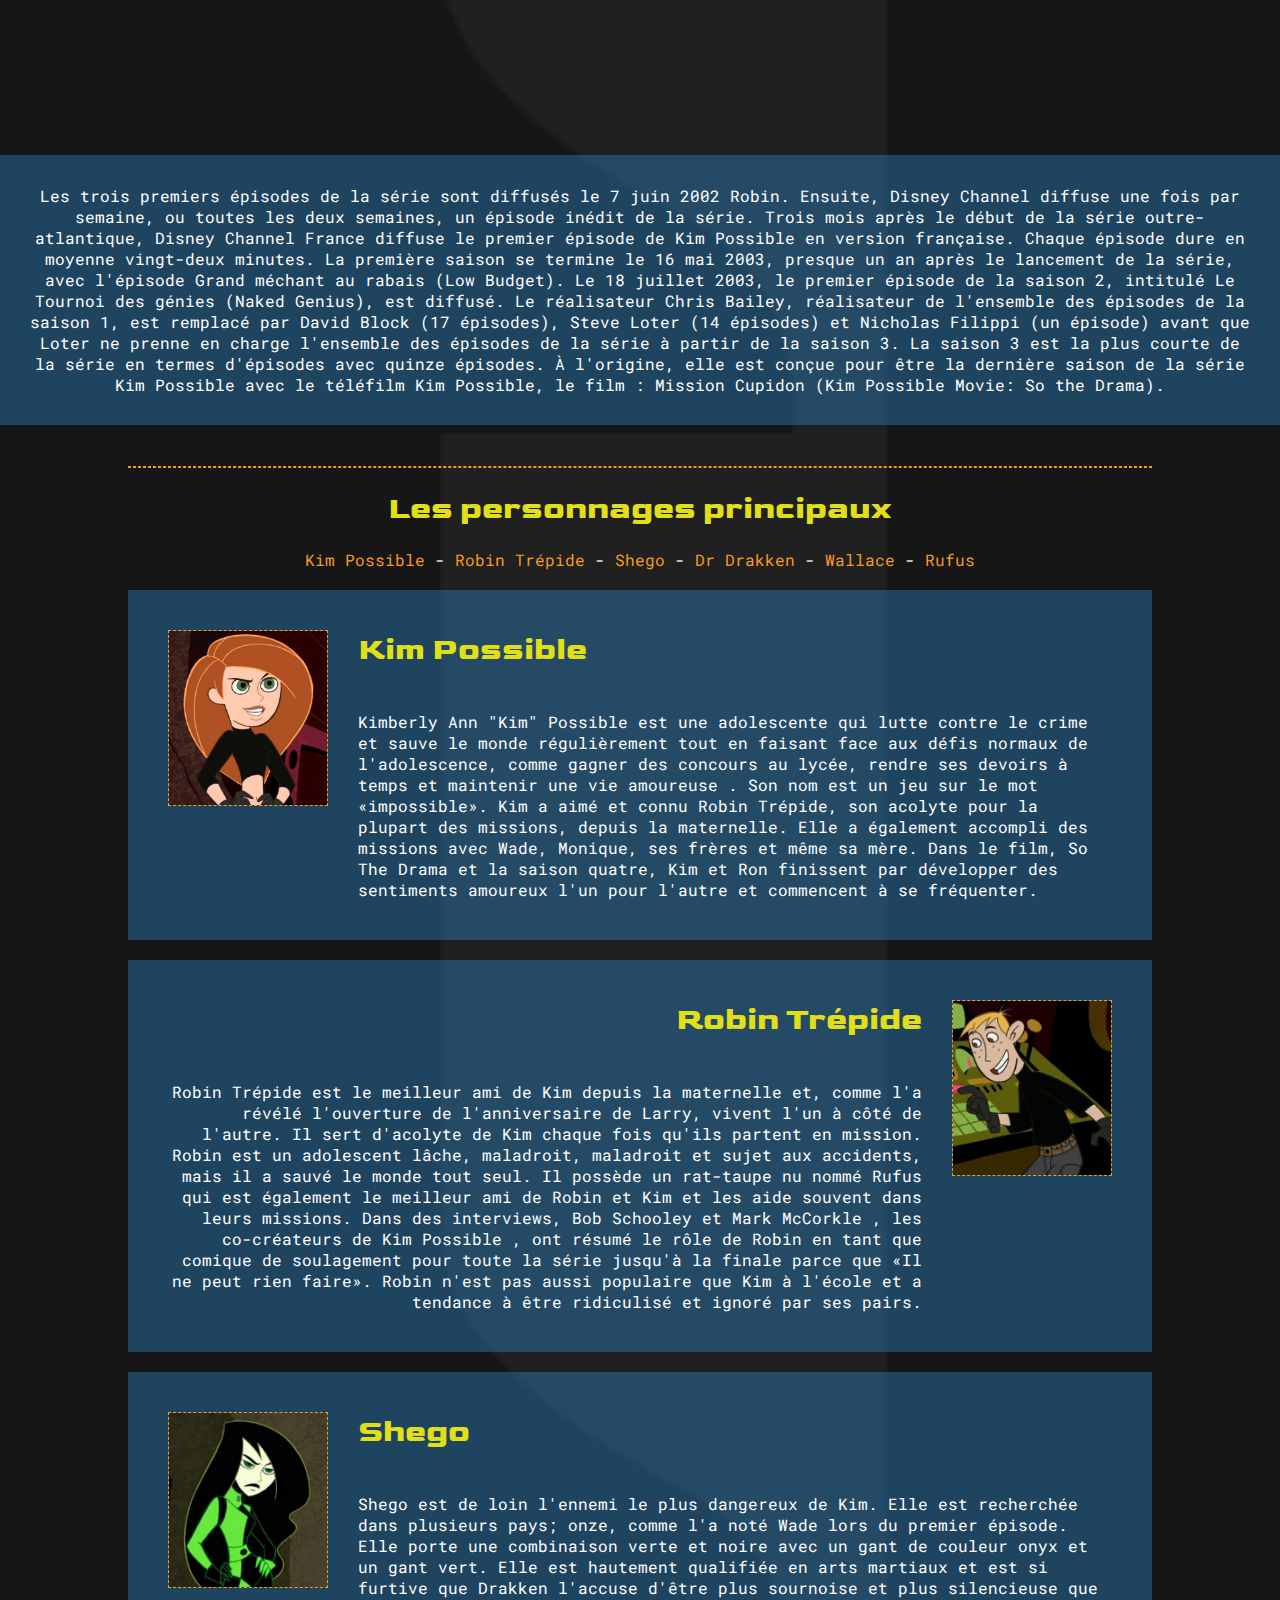
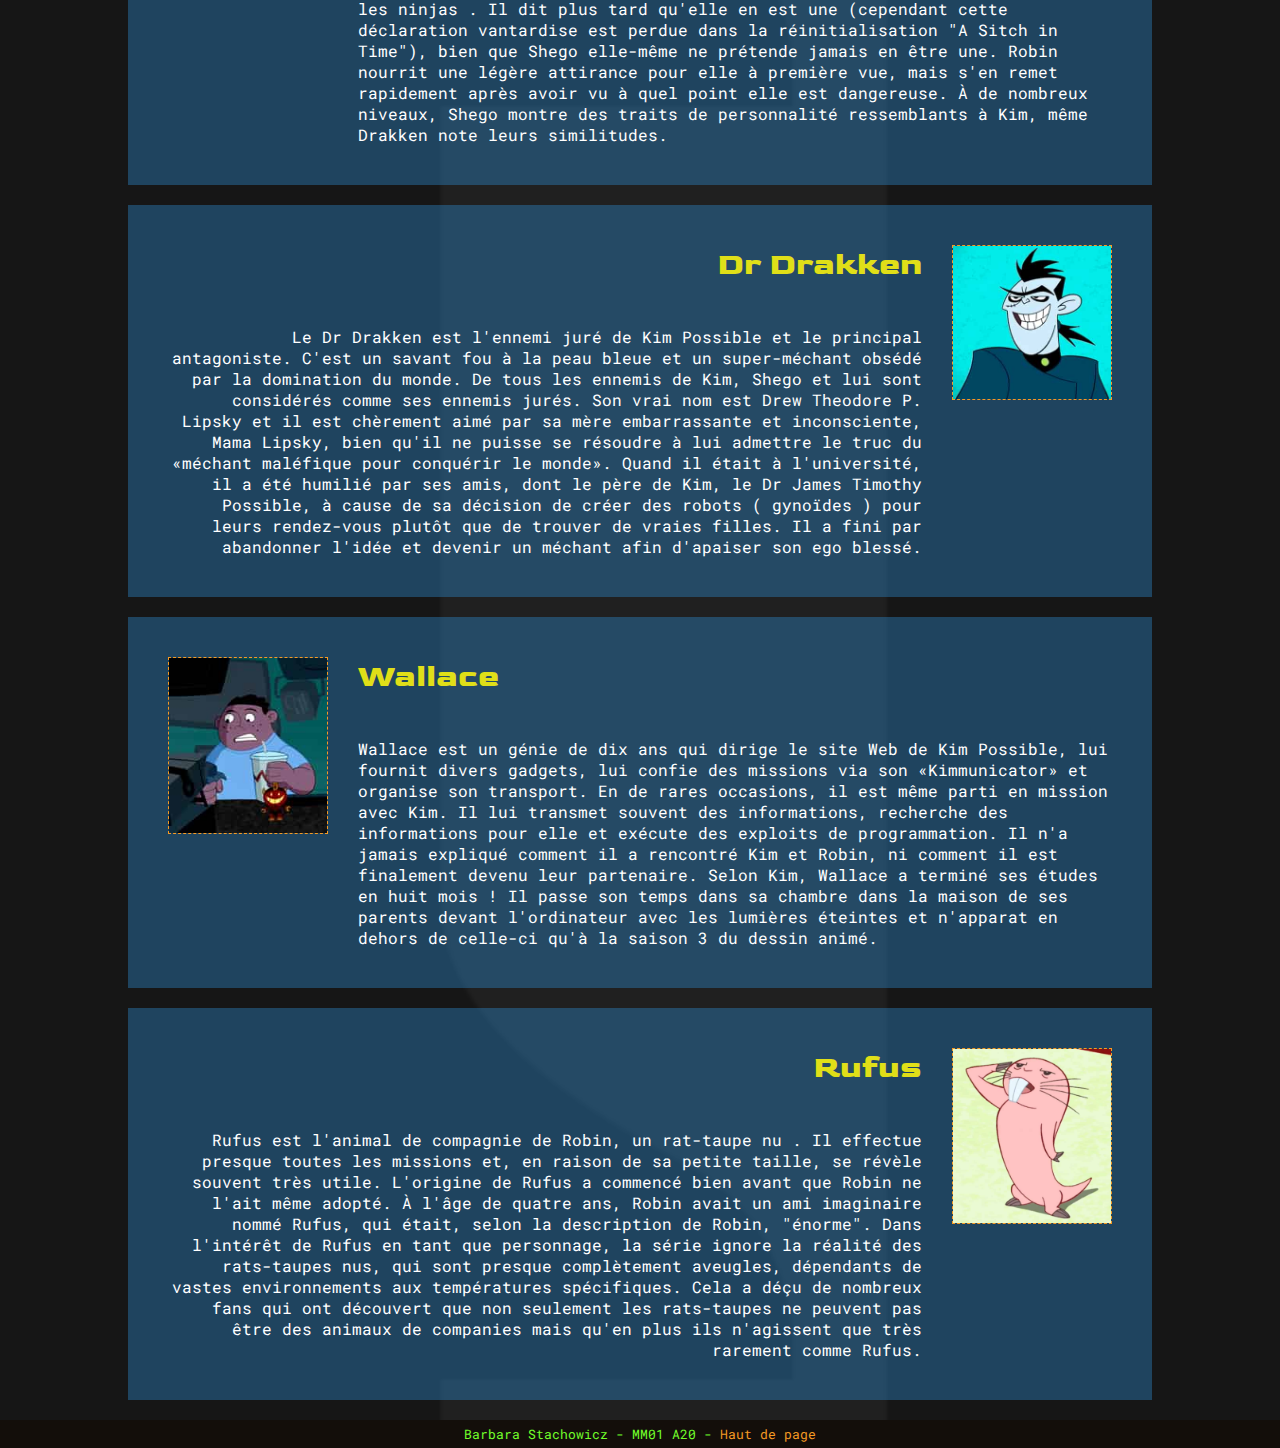
<file: page/presentation.html>
<!DOCTYPE html>
<html lang="fr">
	<head>
		<meta charset="utf-8">
        <title>Présentation</title>
        <meta name="viewport" content="width=device-width, initial-scale=1.0">
        <link rel="stylesheet" href="../style/stylepresentation.css">
        <link rel="apple-touch-icon" sizes="57x57" href="../img/favicon/apple-icon-57x57.png"><!--Favicon-->
        <link rel="icon" type="image/png" sizes="32x32" href="../img/favicon/favicon-32x32.png"><!--Favicon-->
        <link rel="icon" type="image/png" sizes="16x16" href="../img/favicon/favicon-16x16.png"><!--Favicon-->
        <meta name="author" content="Barbara Stachowicz"> <!--Auteur du site-->
        <meta name="keywords" content="Kim Possible Disney Channel animation"> <!-- Mots clés decrivants le site-->
        <meta name="description" content="Site vitrine sur le thème du dessin animé Kim Possible"> <!-- Description du site-->
	</head>

	<body>
        <div class="conteneurg">
            <!--Navigation Ordinateur-->
        <header>
            <a href="../page/acceuil.html"><img src="../img/logo2.png" alt="Logo"></a>
        <div id=nav>
        <nav class="barre">
            <ul>
                <li><a href="../page/presentation.html">Présentation</a></li>
                <li><a href="#" >Production</a>    
                 <ul class="sous">
                        <li><a href="../page/creation.html">Création</a></li>
                        <li><a href="../page/doublage.html">Doublage</a></li>
                 </ul>  
                </li>    
                <li><a href="../page/galerie.html">Galerie</a></li>
                
                <li><a href="#" >En savoir +</a>
                <ul class="sous">  
                        <li><a href="../page/film.html">Le film</a></li>
                        <li><a href="../page/episodes.html">Episodes mythiques</a></li>
                        <li><a href="../page/anectdotes.html">Anecdotes</a></li>
                </ul> 
                </li>    
                <li><a href="../page/quiz.html">Quiz</a></li>
                
                <li><a href="#" class="dropbtn">Contact</a>
                    <ul class="sous">
                        <a href="../page/formulaire.html">Formulaire</a>
                        <a href="../page/credit.html">Crédits</a>
                    </ul>
                </li> 
            </ul>
        </nav>
        </div>
        </header>

        <!-- Navigation sur tablette/mobile -->
	<!-- Menu Burger -->
	 <div class="topnav" id="myTopnav">
        <img src="../img/logo2.png" alt="logo Kim Possible">
       <div class=iconcontainer>
                 <a href="javascript:void(0);" style="font-size:15px;" class="icon container" onclick="deroul(); Bar(this)" >
                   <div class="bars">
                    <div class="bar1"></div>
                    <div class="bar2"></div>
                    <div class="bar3"></div>
                   </div>
                </a>
       </div>
                <br>
                <br> <br>
                <a href="../page/acceuil.html">Accueil</a>
                <a href="../page/presentation.html">Présentation</a>
                <a href="#"> Production</a>
                <a href="../page/creation.html" style="text-indent: 2em;">Création</a>
                <a href="../page/doublage.html" style="text-indent: 2em;">Doublage</a> 
                <a href="../page/galerie.html">Galerie</a>
                <a href="#">En savoir +</a>
                <a href="../page/film.html" style="text-indent: 2em;">Le film</a>
                <a href="../page/episodes.html" style="text-indent: 2em;">Episodes mythiques</a> 
                <a href="../page/anectdotes.html" style="text-indent: 2em;">Anecdotes</a> 
                <a href="../page/quiz.html"> Quiz</a> 
                <a href="#">Contact</a>
                <a href="../page/formulaire.html" style="text-indent: 2em;">Formulaire</a>
                <a href="../page/credit.html" style="text-indent: 2em;">Crédits</a>
      </div>

        <h1 class="conth1">PRESENTATION</h1>

        </div>
            <!--Effet parallaxe-->
            <div class="parallax1"></div>

            <div class="conteneur">
            <p class="contpara">Kim Possible est une lycéenne habitant dans la ville de Middleton. Cependant c'est aussi une aventurière qui tente de faire barrage aux plans machiavéliques de divers personnages qui désirent conquérir le monde et qu'il faut impérativement arrêter tels que le Docteur Drakken accompagné de sa complice Shego, Lord Hugo Rille, le professeur Dementor ou encore Señor Senior Senior et son fils Señor Senior Junior.

                Dans ses aventures, elle est accompagnée de son meilleur ami, Robin Trépide, et dispose d'un soutien technique en la personne de Wallace, un génie informatique qui vit reclus chez lui. Ils sont également accompagnés par le taupinet tondu (un rat-taupe nu) de Robin, baptisé Rufus.
                
                Kim doit concilier sa vie d'adolescente avec ses amours, son statut de chef de l'équipe de pom-pom girls du lycée de Middleton, sa rivalité avec Bonnie Rockwaller ou encore ses amis avec les différentes missions qu'elle doit relever.</p>
            </div>

            <div class="parallax2"></div>

            <div class="conteneur">
            <p class="contpara">La série est composée de quatre-vingt-sept épisodes, dont six ayant servi pour deux téléfilms, répartis sur quatre saisons. C'est la deuxième série d'animation de Disney Channel après Cool Attitude et la première création originale en matière de série du studio Walt Disney Television Animation. Elle était également la série d'animation la plus longue de l'histoire de la chaîne avant d'être surpassée par Phinéas et Ferb.
                Kim Possible est nommée à de multiples cérémonies de récompenses, notamment au Primetime Emmy Award du meilleur programme d'animation en 2003 pour l'épisode pilote, intitulée Coup de cœur, puis au Daytime Emmy Award du meilleur programme d'animation pour enfant en 2004 et en 2005. La série est un mélange de plusieurs genres, combinant action, espionnage et aventure tout en y ajoutant des éléments propres aux Teen drama.</p>
            </div>


            <div class="parallax3"></div>

            <div class="conteneur">
            <p class="contpara">Les trois premiers épisodes de la série sont diffusés le 7 juin 2002 Robin. Ensuite, Disney Channel diffuse une fois par semaine, ou toutes les deux semaines, un épisode inédit de la série. Trois mois après le début de la série outre-atlantique, Disney Channel France diffuse le premier épisode de Kim Possible en version française. Chaque épisode dure en moyenne vingt-deux minutes. La première saison se termine le 16 mai 2003, presque un an après le lancement de la série, avec l'épisode Grand méchant au rabais (Low Budget). Le 18 juillet 2003, le premier épisode de la saison 2, intitulé Le Tournoi des génies (Naked Genius), est diffusé. Le réalisateur Chris Bailey, réalisateur de l'ensemble des épisodes de la saison 1, est remplacé par David Block (17 épisodes), Steve Loter (14 épisodes) et Nicholas Filippi (un épisode) avant que Loter ne prenne en charge l'ensemble des épisodes de la série à partir de la saison 3.
                La saison 3 est la plus courte de la série en termes d'épisodes avec quinze épisodes. À l'origine, elle est conçue pour être la dernière saison de la série Kim Possible avec le téléfilm Kim Possible, le film : Mission Cupidon (Kim Possible Movie: So the Drama).</p>
            </div>


            <div class="conteneurg">
            <div class="conteneurglobal">
            <br>
            <hr>
            <br>
            <h2 id="Kim">Les personnages principaux</h2>
            <br>
            <!--Texte avec ancres pour chaque personnage-->
            <p style="text-align: center;"><a href="#Kim">Kim Possible</a>    -       <a href="#Robin">Robin Trépide</a>    -      <a href="#Shego">Shego</a>    -    <a href="#Dr">Dr Drakken</a>    -     <a href="#Wallace">Wallace</a>      -      <a href="#Rufus">Rufus</a></p>
            <!--Conteneurs avec présentation des personnages-->
            <div class="conteneurpersonnage">
                <div class="conteneurimgp">
                    <img src="../img/Kim-P.jpg" alt="Kim Possible">
                </div>
                <div class="conteneurtextp">
                    <h2 id="Robin">Kim Possible</h2>
                    <br>
                    <br>
                    <p>Kimberly Ann "Kim" Possible est une adolescente qui lutte contre le crime et sauve le monde régulièrement tout en faisant face aux défis normaux de l'adolescence, comme gagner des concours au lycée, rendre ses devoirs à temps et maintenir une vie amoureuse . Son nom est un jeu sur le mot «impossible». Kim a aimé et connu Robin Trépide, son acolyte pour la plupart des missions, depuis la maternelle. Elle a également accompli des missions avec Wade, Monique, ses frères et même sa mère. Dans le film, So The Drama et la saison quatre, Kim et Ron finissent par développer des sentiments amoureux l'un pour l'autre et commencent à se fréquenter. </p>
                </div>
            </div>

            <div id="Robin" class="conteneurpersonnage">
                <div class="conteneurimg2p">
                    <img src="../img/Ron_S.jpg" alt="Robin Trépide">
                </div>
                <div class="conteneurtext2p">
                    <h2 id="Shego">Robin Trépide</h2>
                    <br>
                    <br>
                    <p>Robin Trépide est le meilleur ami de Kim depuis la maternelle et, comme l'a révélé l'ouverture de l'anniversaire de Larry, vivent l'un à côté de l'autre. Il sert d'acolyte de Kim chaque fois qu'ils partent en mission. Robin est un adolescent lâche, maladroit, maladroit et sujet aux accidents, mais il a sauvé le monde tout seul. Il possède un rat-taupe nu nommé Rufus qui est également le meilleur ami de Robin et Kim et les aide souvent dans leurs missions. Dans des interviews, Bob Schooley et Mark McCorkle , les co-créateurs de Kim Possible , ont résumé le rôle de Robin en tant que comique de soulagement pour toute la série jusqu'à la finale parce que «Il ne peut rien faire». Robin n'est pas aussi populaire que Kim à l'école et a tendance à être ridiculisé et ignoré par ses pairs.</p>
                </div> 
            </div>

            <div class="conteneurpersonnage">
                <div class="conteneurimgp">
                    <img src="../img/Shego.jpg" alt="Shego">
                </div>
                <div class="conteneurtextp">
                    <h2 id="Dr">Shego</h2>
                    <br>
                    <br>
                    <p> Shego est de loin l'ennemi le plus dangereux de Kim. Elle est recherchée dans plusieurs pays; onze, comme l'a noté Wade lors du premier épisode. Elle porte une combinaison verte et noire avec un gant de couleur onyx et un gant vert. Elle est hautement qualifiée en arts martiaux et est si furtive que Drakken l'accuse d'être plus sournoise et plus silencieuse que les ninjas . Il dit plus tard qu'elle en est une (cependant cette déclaration vantardise est perdue dans la réinitialisation "A Sitch in Time"), bien que Shego elle-même ne prétende jamais en être une. Robin nourrit une légère attirance pour elle à première vue, mais s'en remet rapidement après avoir vu à quel point elle est dangereuse. À de nombreux niveaux, Shego montre des traits de personnalité ressemblants à Kim, même Drakken note leurs similitudes. </p>
                </div>
            </div>

            <div class="conteneurpersonnage">
                <div class="conteneurimg2p">
                    <img src="../img/Dr_Drakken.jpg" alt="Dr Drakken">
                </div>
                <div class="conteneurtext2p">
                    <h2 id="Wallace">Dr Drakken</h2>
                    <br>
                    <br>
                    <p>Le Dr Drakken est l'ennemi juré de Kim Possible et le principal antagoniste. C'est un savant fou à la peau bleue et un super-méchant obsédé par la domination du monde. De tous les ennemis de Kim, Shego et lui sont considérés comme ses ennemis jurés. Son vrai nom est Drew Theodore P. Lipsky et il est chèrement aimé par sa mère embarrassante et inconsciente, Mama Lipsky, bien qu'il ne puisse se résoudre à lui admettre le truc du «méchant maléfique pour conquérir le monde». Quand il était à l'université, il a été humilié par ses amis, dont le père de Kim, le Dr James Timothy Possible, à cause de sa décision de créer des robots ( gynoïdes ) pour leurs rendez-vous plutôt que de trouver de vraies filles. Il a fini par abandonner l'idée et devenir un méchant afin d'apaiser son ego blessé.</p>
                </div> 
            </div>

            <div class="conteneurpersonnage">
                <div class="conteneurimgp">
                    <img src="../img/Wallace.jpg" alt="Wallace">
                </div>
                <div class="conteneurtextp">
                    <h2 id="Rufus">Wallace</h2>
                    <br>
                    <br>
                    <p>Wallace est un génie de dix ans qui dirige le site Web de Kim Possible, lui fournit divers gadgets, lui confie des missions via son «Kimmunicator» et organise son transport. En de rares occasions, il est même parti en mission avec Kim. Il lui transmet souvent des informations, recherche des informations pour elle et exécute des exploits de programmation. Il n'a jamais expliqué comment il a rencontré Kim et Robin, ni comment il est finalement devenu leur partenaire. Selon Kim, Wallace a terminé ses études en huit mois ! Il passe son temps dans sa chambre dans la maison de ses parents devant l'ordinateur avec les lumières éteintes et n'apparat en dehors de celle-ci qu'à la saison 3 du dessin animé.</p>
                </div>
            </div>

            <div class="conteneurpersonnage">
                <div class="conteneurimg2p">
                    <img src="../img/Rufus.jpg" alt="Rufus">
                </div>
                <div class="conteneurtext2p">
                    <h2>Rufus</h2>
                    <br>
                    <br>
                    <p>Rufus est l'animal de compagnie de Robin, un rat-taupe nu . Il effectue presque toutes les missions et, en raison de sa petite taille, se révèle souvent très utile. L'origine de Rufus a commencé bien avant que Robin ne l'ait même adopté. À l'âge de quatre ans, Robin avait un ami imaginaire nommé Rufus, qui était, selon la description de Robin, "énorme". Dans l'intérêt de Rufus en tant que personnage, la série ignore la réalité des rats-taupes nus, qui sont presque complètement aveugles, dépendants de vastes environnements aux températures spécifiques. Cela a déçu de nombreux fans qui ont découvert que non seulement les rats-taupes ne peuvent pas être des animaux de companies mais qu'en plus ils n'agissent que très rarement comme Rufus.</p>
                </div> 
            </div>


        </div>
        <!--Fonctions menu burger-->
        <script>
            function myFunction() {
              var x = document.getElementById("myTopnav");
              if (x.className === "topnav") {
                x.className += " responsive";
              } else {
                x.className = "topnav";
              }
            }
        </script>
        <script>
            function deroul() {
            var x = document.getElementById("myTopnav");
            if (x.className === "topnav") {
              x.className += " responsive";
            } else {
              x.className = "topnav";
            }
            }
            function Bar(x) {
            x.classList.toggle("change");
            }
        </script>
        <!--Footer-->
        <footer>
                <p>Barbara Stachowicz - MM01 A20 - <a href="#">Haut de page</a></p>	
        </footer>
    </div>

    </body>
</html>
</file>
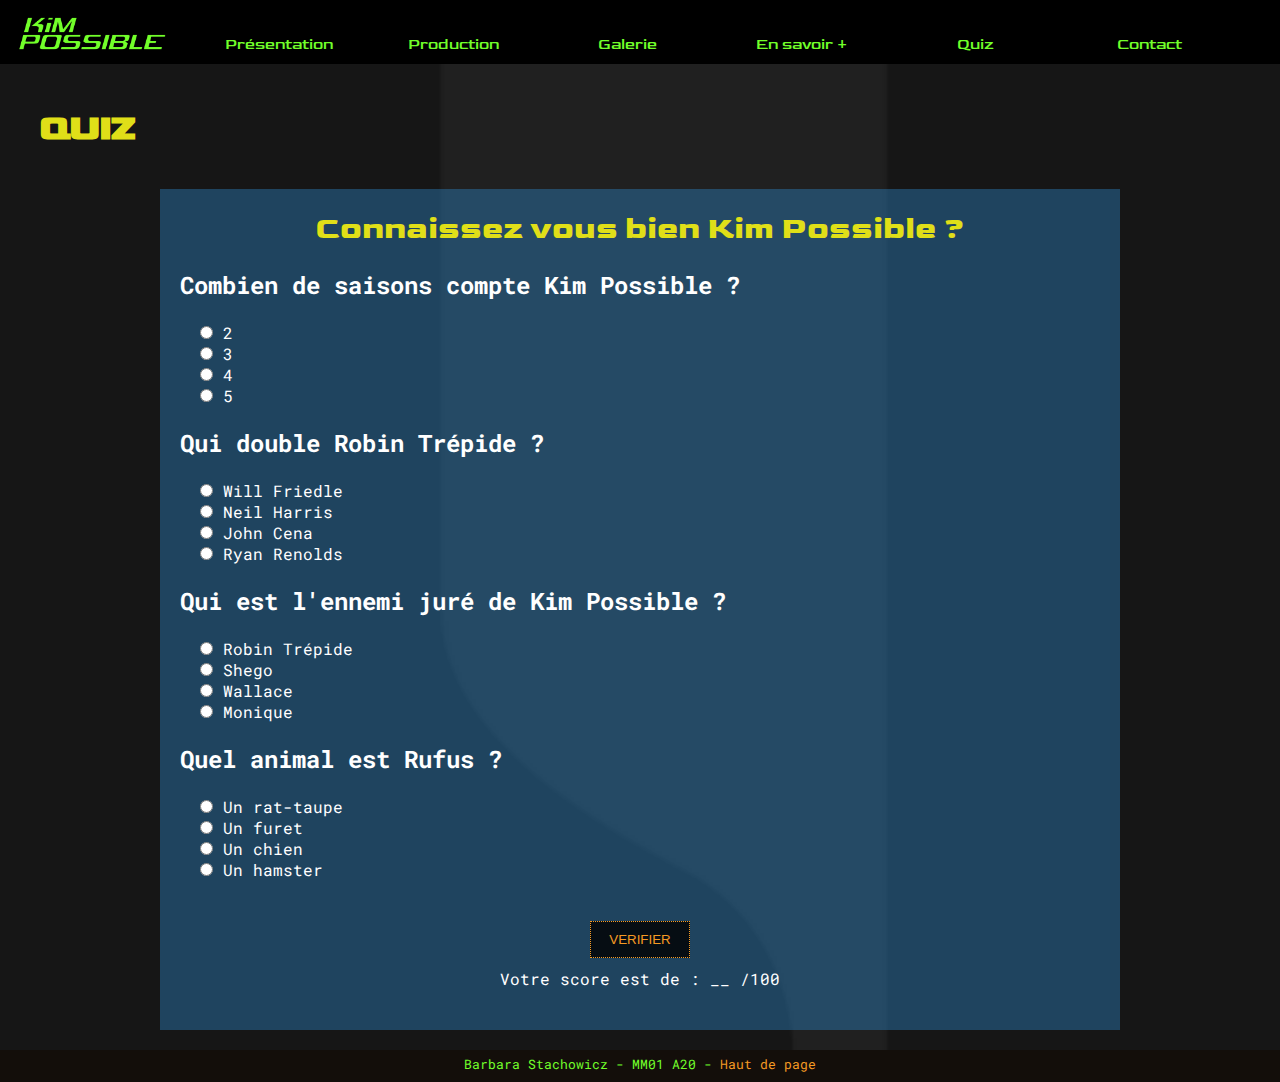
<file: page/quiz.html>
<!DOCTYPE html>
<html lang="fr">
	<head>
		<meta charset="utf-8">
		<title>Quiz</title>
        <link rel="stylesheet" href="../style/style.css">
        <meta name="viewport" content="width=device-width, initial-scale=1.0">
        <link rel="apple-touch-icon" sizes="57x57" href="../img/favicon/apple-icon-57x57.png"><!--Favicon-->
        <link rel="icon" type="image/png" sizes="32x32" href="../img/favicon/favicon-32x32.png"><!--Favicon-->
        <link rel="icon" type="image/png" sizes="16x16" href="../img/favicon/favicon-16x16.png"><!--Favicon-->
        <meta name="author" content="Barbara Stachowicz"> <!--Auteur du site-->
        <meta name="keywords" content="Kim Possible Disney Channel animation"> <!-- Mots clés decrivants le site-->
        <meta name="description" content="Site vitrine sur le thème du dessin animé Kim Possible"> <!-- Description du site-->
	</head>

	<body>
        <div id="conteneurg">
          <!--Navigation Ordinateur-->
        <header>
            <a href="../page/acceuil.html"><img src="../img/logo2.png" alt="Logo"></a>
        <div id=nav>
        <nav class="barre">
            <ul>
                <li><a href="../page/presentation.html">Présentation</a></li>
                <li><a href="#" >Production</a>    
                 <ul class="sous">
                        <li><a href="../page/creation.html">Création</a></li>
                        <li><a href="../page/doublage.html">Doublage</a></li>
                 </ul>  
                </li>    
                <li><a href="../page/galerie.html">Galerie</a></li>
                
                <li><a href="#" >En savoir +</a>
                <ul class="sous">  
                        <li><a href="../page/film.html">Le film</a></li>
                        <li><a href="../page/episodes.html">Episodes mythiques</a></li>
                        <li><a href="../page/anectdotes.html">Anecdotes</a></li>
                </ul> 
                </li>    
                <li><a href="../page/quiz.html">Quiz</a></li>
                
                <li><a href="#" class="dropbtn">Contact</a>
                    <ul class="sous">
                        <a href="../page/formulaire.html">Formulaire</a>
                        <a href="../page/credit.html">Crédits</a>
                    </ul>
                </li> 
                
            </ul>
        </nav>
        </div>
        </header>

        <!-- Navigation sur tablette/mobile -->
	<!-- Menu Burger -->
	 <div class="topnav" id="myTopnav">
        <img src="../img/logo2.png" alt="logo Kim Possible">
       <div class=iconcontainer>
                 <a href="javascript:void(0);" style="font-size:15px;" class="icon container" onclick="deroul(); Bar(this)" >
                   <div class="bars">
                    <div class="bar1"></div>
                    <div class="bar2"></div>
                    <div class="bar3"></div>
                   </div>
                </a>
       </div>
                <br>
                <br> <br>
                <a href="../page/acceuil.html">Accueil</a>
                <a href="../page/presentation.html">Présentation</a>
                <a href="#"> Production</a>
                <a href="../page/creation.html" style="text-indent: 2em;">Création</a>
                <a href="../page/doublage.html" style="text-indent: 2em;">Doublage</a> 
                <a href="../page/galerie.html">Galerie</a>
                <a href="#">En savoir +</a>
                <a href="../page/film.html" style="text-indent: 2em;">Le film</a>
                <a href="../page/episodes.html" style="text-indent: 2em;">Episodes mythiques</a> 
                <a href="../page/anectdotes.html" style="text-indent: 2em;">Anecdotes</a> 
                <a href="../page/quiz.html"> Quiz</a> 
                <a href="#">Contact</a>
                <a href="../page/formulaire.html" style="text-indent: 2em;">Formulaire</a>
                <a href="../page/credit.html" style="text-indent: 2em;">Crédits</a>
      </div>


    <h1 class="conth1">QUIZ</h1>
    <!--Quiz-->
    <div class="conteneurglobal" style="text-align: left;">
        <div id="main">
            
            <h2>Connaissez vous bien Kim Possible ?</h2>
            <form id="form1">
                <br/>
                <h3>Combien de saisons compte Kim Possible ?</h3>
                <br/>
                <label for="var_string"><input type="radio" name="variable" value="0" id="var_string" /> 2</label>
                <label for="var_join"><input type="radio" name="variable" value="0" id="var_join" /> 3 </label>
                <label for="var_info"><input type="radio" name="variable" value="25" id="var_info" /> 4 </label>
                <label for="var_condition"><input type="radio" name="variable" value="0" id="var_condition"/> 5</label>
                <br/>
                <h3>Qui double Robin Trépide ?</h3>
                <br/>
                <label for="sub_string"><input type="radio" name="sub" value="25" id="sub_string"/> Will Friedle</label>
                <label for="sub_join"><input type="radio" name="sub" value="0" id="sub_join"/> Neil Harris</label>
                <label for="sub_info"><input type="radio" name="sub" value="0" id="sub_info" /> John Cena</label>
                <label for="sub_condition"><input type="radio" name="sub" value="0" id="sub_condition" /> Ryan Renolds</label>
                <br/>
                <h3>Qui est l'ennemi juré de Kim Possible ?</h3>
                <br/>
                <label for="cat_string"><input type="radio" name="con" value="0" id="cat_string" /> Robin Trépide</label>
                <label for="cat_join"><input type="radio" name="con" value="25" id="cat_join" /> Shego</label>
                <label for="cat_info"><input type="radio" name="con" value="0" id="cat_info" /> Wallace</label>
                <label for="cat_condition"><input type="radio" name="con" value="0" id="cat_condition" /> Monique</label>
                <br/>
                <h3>Quel animal est Rufus ?</h3>
                <br/>
                <label for="if_string"><input type="radio" name="ifstate" value="25" id="if_string" /> Un rat-taupe</label>
                <label for="if_join"><input type="radio" name="ifstate" value="0" id="if_join" /> Un furet</label>
                <label for="if_info"><input type="radio" name="ifstate" value="0" id="if_info" /> Un chien</label>
                <label for="if_condition"><input type="radio" name="ifstate"  value="0" id="if_condition" /> Un hamster</label>
                <br/>
            <div style="text-align: center;"><button type="submit" value="Submit">VERIFIER</button>
             
                </form>
                
            
            <p>Votre score est de : <span id="grade">__</span> /100</p>
            <br>
            <p id="grade2"></p></div>
            </div>
    </div>
    <!--Fonction Quiz-->
    <script>
        document.getElementById("form1").onsubmit=function() {
               variable = parseInt(document.querySelector('input[name = "variable"]:checked').value);
               sub = parseInt(document.querySelector('input[name = "sub"]:checked').value);
               con = parseInt(document.querySelector('input[name = "con"]:checked').value);
               ifstate = parseInt(document.querySelector('input[name = "ifstate"]:checked').value);
               
               
               result = variable + sub + con + ifstate;
               
            document.getElementById("grade").innerHTML = result;
            if (result == 0) {result2 = "Tu feras mieux la prochaine fois... About 30% serious, 70% mock (Shego)."};
            if (result == 25) {result2 = "Tu feras mieux la prochaine fois... About 30% serious, 70% mock (Shego)."};
            if (result == 50) {result2 = "Bravo ! You do me proud by just being you (Kim Possible)."};
            if (result == 75) {result2 = "Bravo ! You do me proud by just being you (Kim Possible)."};
            if (result == 100) {result2 = "Bravo ! You do me proud by just being you (Kim Possible)."};
            document.getElementById("grade2").innerHTML = result2; 

        
        
        return false; // required to not refresh the page; just leave this here
        } //this ends the submit function
        
        </script>
         <script>
            function deroul() {
            var x = document.getElementById("myTopnav");
            if (x.className === "topnav") {
              x.className += " responsive";
            } else {
              x.className = "topnav";
            }
            }
            function Bar(x) {
            x.classList.toggle("change");
            }
   </script>
<!--Fonctions menu burger-->
<script>
    function myFunction() {
      var x = document.getElementById("myTopnav");
      if (x.className === "topnav") {
        x.className += " responsive";
      } else {
        x.className = "topnav";
      }
    }
</script>
<script>
    function deroul() {
    var x = document.getElementById("myTopnav");
    if (x.className === "topnav") {
      x.className += " responsive";
    } else {
      x.className = "topnav";
    }
    }
    function Bar(x) {
    x.classList.toggle("change");
    }
</script>
  <!--Footer-->
    <footer>
        <div>
            <p>Barbara Stachowicz - MM01 A20 - <a href="#">Haut de page</a></p>
            
        </div>	
    </footer>
    </div>
    </body>
</html>
</file>
<file: font/stylesheet.css>
/*! Generated by Font Squirrel (https://www.fontsquirrel.com) on December 10, 2020 */



@font-face {
    font-family: 'vipnagorgiallaregular';
    src: url('vipnagorgialla-webfont.woff2') format('woff2'),
         url('vipnagorgialla-webfont.woff') format('woff');
    font-weight: normal;
    font-style: normal;

}
</file>
<file: style/style.css>
@charset "utf-8";
@import url('https://fonts.googleapis.com/css2?family=Goldman:wght@700&display=swap');
@import url('https://fonts.googleapis.com/css2?family=Roboto+Mono&display=swap');
*
{
  -webkit-box-sizing: border-box;
  -moz-box-sizing: border-box;
  box-sizing: border-box;
  margin:0px;
  padding:0px;
}
@font-face {
    font-family: 'vipnagorgiallaregular';
    src: url('../font/vipnagorgialla-webfont.woff2') format('woff2'),
         url('../font/vipnagorgialla-webfont.woff') format('woff');
    font-weight: normal;
    font-style: normal;
}
/* Fixation de la taille des pages à 1280px maximum*/
#conteneurg
{
	max-width: 1280px;
	margin:auto;
}

html{height:100%;}
/* Mise en forme du header*/
header{ 
background-color: black;
 display: inline-block;
 width: 100%;
 position: fixed;
 top: 0px;
 z-index: 999;
 max-width: 1280px;

}
header img{
 width: 12%;
 margin: 5px;
 margin-left: 15px;
 margin-top: 15px;
 
}

/* mise en forme des titres de page*/
h1{
    font-size: 2em;
    color: #E0DF18;
    text-align: center;
    font-family:  'vipnagorgiallaregular' ;
}

/* Mise en forme générale*/
body{
  background-image: url(../img/background.PNG);
  background-position: center;
  background-size: cover;
  background-repeat: repeat;
  color: white;
  font-family: 'Roboto Mono';
  font-size: 1em;
}
a{
    color: #F59A23;
    text-decoration: none;
}
a:hover{
    text-decoration: underline;
}
.conth1{
    clear: both;
    padding-top: 40px;
    margin-bottom: 40px;
    margin-left: 40px;
    margin-top: 70px;
    font-size: 2em;
    color: #E0DF18;
    font-family:  'vipnagorgiallaregular' ;
    text-align: left;
}
h2{
    font-size: 2em;
    color: #E0DF18;
    text-align: center;
    font-family: 'Goldman' ;
    font-weight: bold;
}
h3{
    font-family: 'Roboto Mono';
    font-size: 1.5em;
}
iframe{
    width: 100%;
}
.conteneurglobal{
    width: 80%;
    margin: auto;
    margin-bottom: 20px;
    margin-top: 20px;
    text-align: center;
    background-color: rgba(44,138,205,0.4);
    padding: 10px;
}
header img{
    border: 0px;
}
img{
    border: 1px dotted #F59A23;
}


/* Mise en forme du footer*/
footer{
    height: 2.5em;
    font-size: 0.8em;
    color: #72FF2A;
    padding: 6px;
    text-align: center;
    background-color: #130E0A;
    width: 100%;
    max-width: 1280px;
}
footer a{
    color: #F59A23;
    text-decoration: none;
}
footer a:hover{
    text-decoration: underline;
}

/*****************************************/
/***********Barre de navigation***********/
/****************************************/
nav{
  width: 100%; 
  background-color: black;
  position: relative;
  float: right;
  z-index: 1000;    
}

nav ul{
  list-style: none; 
}

.barre li{
  float: left;
  width: 16%;
  position: relative;
  text-align: center;
}

.barre a{
  display: block;
  text-decoration: none;
  color: #72FF2A;
  text-align: center;
  padding:10px 20px;
  font-size: 1em;   
  font-family: 'Goldman';
}

.barre  a:hover {
  color: black;
  background-color: #72FF2A;
}

.sous{
  display: none;
  background-color: black;
  opacity: 80%;
  color: #72FF2A;
  position: absolute;
  width: 100%;
  list-style: none;
}
nav > ul li:hover .sous{
  display: block;
}
.sous li{
  float: none;
  width: 100%;
  margin-top: 13px;
  margin-bottom: 3px;
  
}
.sous a{
  color: #72FF2A;
  background-color: black;
  text-decoration: none;
  font-family: 'Goldman';
}

.sous a:hover{
  color: black;
  background-color: #72FF2A;
 
}
#nav{
  float:right;
  width:85%;
  margin-top: 25px;

}
.topnav .icon {
  display: none;
}
.topnav{
  display: none;}

/***********Fin barre de navigation***********/

/**************************************/
/********** Vidéo d'acceuil ************/
/**************************************/
#myVideo {
    position: fixed;
    right: 0;
    bottom: 0;
    min-width: 100%; 
    min-height: 100%;
  }
  
  .content {
    position: fixed;
    bottom: 0;
    color: #f1f1f1;
    width: 100%;
    padding: 40px;
    text-align: right;
    font-family: 'Goldman';
  }
  
  #myBtn {
    width: 200px;
    font-size: 18px;
    padding: 10px;
    border: none;
    background: #000;
    cursor: pointer;
  }
  
  #myBtn:hover {
    background: #72FF2A;
    color: black;
    text-decoration: none;
  }
  #myBtn a{
      text-decoration: none;
      color: #72FF2A;
  }
  #myBtn a:hover{
      text-decoration: none;
      color: black;
  }
/********** Fin vidéo d'acceuil ************/

/**************************************/
/********** Page accueil **************/
/**************************************/

/* conteneurs de milieu de page */
#conteneur{
  width: 75%;
  text-align: center;
  margin: auto;
  margin-top: 60px;
  background-color: rgba(44,138,205,0.4);
  color: white;
  padding: 20px;
  padding-left: 60px;
  padding-right: 60px;
  font-size: 1.5em;
  font-family: 'Roboto Mono';
  margin-top: 50px;
}
#conteneur2{
margin-top: 100px;
}

.footerac{
    position: absolute;
    bottom: 0;
    margin-bottom: 10px;
}

/********** Fin page accueil **************/

/**************************************/
/********** Page Episodes **************/
/**************************************/
.conteneurglobal{
    width: 75%;
    margin: auto;
    padding: 20px;
    text-align: center;
    background-color:rgba(44,138,205,0.4) ;
    margin-bottom: 20px;

}
.conteneurcentre{
    text-align: center;
    padding-top: 30px;
    padding-bottom: 50px;
    clear: both;
}

.conteneurcentre p{
    font-size: 0.9em;
    font-family: 'Roboto Mono';
}

hr{
    border: 1px dashed #F59A23;
}
/********** Fin page Episodes **************/

/*****************************************/
/*********** Page Galerie*************/
/****************************************/
/*Lightbox*/
.row > .column {
    padding: 0 8px;
  }
  
  .row:after {
    content: "";
    display: table;
    clear: both;
  }
  
  .column {
    float: left;
    width: 25%;
  }

  .modal {
    display: none;
    position: fixed;
    z-index: 1;
    padding-top: 100px;
    left: 0;
    top: 0;
    width: 100%;
    height: 100%;
    overflow: auto;
    background-color: black;
  }

  .modal-content {
    position: relative;
    background-color: #fefefe;
    margin: auto;
    padding: 0;
    width: 90%;
    max-width: 1200px;
  }
  
  /* The Close Button */
  .close {
    color: white;
    position: absolute;
    top: 10px;
    right: 25px;
    font-size: 35px;
    font-weight: bold;
  }
  
  .close:hover,
  .close:focus {
    color: #999;
    text-decoration: none;
    cursor: pointer;
  }
  
  .mySlides {
    display: none;
  }
  
  .cursor {
    cursor: pointer;
  }

  .prev,
  .next {
    cursor: pointer;
    position: absolute;
    top: 50%;
    width: auto;
    padding: 16px;
    margin-top: -50px;
    color: white;
    font-weight: bold;
    font-size: 20px;
    transition: 0.6s ease;
    border-radius: 0 3px 3px 0;
    user-select: none;
    -webkit-user-select: none;
  }

  .next {
    right: 0;
    border-radius: 3px 0 0 3px;
  }
  
  .prev:hover,
  .next:hover {
    background-color: rgba(0, 0, 0, 0.8);
  }

  .numbertext {
    color: #f2f2f2;
    font-size: 12px;
    padding: 8px 12px;
    position: absolute;
    top: 0;
  }
  
  img {
    margin-bottom: -4px;
  }
  
  .caption-container {
    text-align: center;
    background-color: black;
    padding: 2px 16px;
    color: white;
  }
  
  .demo {
    opacity: 0.6;
  }
  
  .active,
  .demo:hover {
    opacity: 1;
  }
  
  img.hover-shadow {
    transition: 0.3s;
  }
  
  .hover-shadow:hover {
    box-shadow: 0 4px 8px 0 rgba(0, 0, 0, 0.2), 0 6px 20px 0 rgba(0, 0, 0, 0.19);
  }
/*********** Fin page Galerie *************/

/*****************************************/
/*********** Page Création *************/
/****************************************/
.conteneuri{
    width: 100%;
    float: left;
}
.conteneurimgcre{
    width: 20%;
    float: left;
    margin: 2px;
    padding-top: 0px;
    padding-bottom: 0px;
    display: inline-block;
}
.conteneurimgcre img{
    width: 100%;
    border: 0.1em dotted #F59A23;
    margin-top: 40px;
    margin-bottom: 10px;
}
.conteneurtextcre{
    width: 57%;
    float: right;
    text-align: justify;
    /*font-size: 0.9em;*/
    color: white;
    font-family: 'Roboto Mono';
}
.conth11 h1{
    font-size: 2em;
    clear: both;
    text-align: left;
    margin-top: 100px;
    margin-bottom: 40px;
    margin-left: 40px;
}
/********* Superposition simple de texte sur une image *******/
/* Conteneur principal */
.overlay-image {
    position: relative;
    width: 100%;
   }
   /* Image originale */
   .overlay-image .image {
    display: block;
    width: 100%;
    height: auto;
   }
   /* Texte original */
   .overlay-image .text {
    color: #fff;
    font-size: 30px;
    line-height: 1.5em;
    text-shadow: 2px 2px 2px #000;
    text-align: center;
    position: absolute;
    top: 50%;
    left: 50%;
    transform: translate(-50%, -50%);
    width: 100%;
   }
/********* Hover image et texte *******/
/* Overlay */
.overlay-image .hover {
    position: absolute;
    top: 0;
    height: 100%;
    width: 100%;
    opacity: 0;
    transition: .5s ease;
   }
   /* Apparition overlay sur passage souris */
   .overlay-image:hover .hover {
    opacity: 1;
   }
   /********* Hover background et texte uniquement *******/
.overlay-image .normal {
    transition: .5s ease;
   }
   .overlay-image:hover .normal {
    opacity: 0;
   }
   .overlay-image .hover {
    background-color: rgba(0,0,0,0.5);
   }
/*********** Fin page Création *************/

/*****************************************/
/*********** Page Anecdotes *************/
/****************************************/
.conteneurglobala{
    width: 90%;
    margin: auto;
}
.conteneuranecdote{
    padding: 40px;
    overflow: auto;
    margin-top: 20px;
    margin-bottom: 20px;
}
.conteneurimga{
    width: 17%;
}
.conteneurimga img{
    width: 100%;
    float: left;
    border: 1px dashed #F59A23;
    margin: auto;
}


.conteneurtexta{
    width: 80%;
    padding: 20px;
    margin-left: 10px;
    margin-right: 10px;
    float: left;
    background-color:rgba(44,138,205,0.4) ;
}

.conteneurimg2a{
    width: 17%;
    float: right;
    text-align: center;
}
.conteneurimg2a img{
    width: 100%;
    border: 1px dashed #F59A23;
    float:right ;
    margin: auto;
}

.conteneurtext2a{
    width: 80%;
    padding: 20px;
    margin-left: 10px;
    margin-right: 10px;
    float: right;
    text-align: left;
    background-color:rgba(44,138,205,0.4) ;
}
.conteneurtext2a h2{
    text-align: left;
}

/*********** Fin page Anecdotes *************/

/**************************************/
/************ Page Quiz **************/
/**************************************/
label {
    display: block;
    }
    
    input {
    margin-left: 20px;
    }

    button {
        width: 100px;
        margin-top: 20px;
        margin-bottom: 10px;
        padding: 10px;
        background-color: rgba(0,0,0,0.8);
        color: #F59A23;
        border: 1px dotted #F59A23;
        }
/************ Fin page Quiz **************/

/**************************************/
/************ Page Formulaire *********/
/**************************************/
legend{
    font-size: 1.5em;
    color: #E0DF18;
    text-align: center;
    font-family: 'Goldman' ;
    font-weight: bold;
}
input{
    background-color: black;
    color: white;
    border: 1px dotted #F59A23;
}
.button{
    color: #F59A23;
    padding: 10px;
}
textarea{
    background-color: black;
    color: white;
    border: 1px dotted #F59A23;
}
/************ Fin page Formulaire **************/

/**************************************/
/************ Page Crédits ************/
/**************************************/
.conteneurcartes{
    width: 100%;
}
.conteneurresumec{
    clear: both;
    padding: 30px;
    margin: auto;
    margin-bottom: 40px;
    background-color: rgba(44,138,205,0.4);
}
.conteneurcarte1{
    width: 40%;
    float: left;
    margin-bottom: 40px;
}
.conteneurcarte2{
    width: 40%;
    float: right;
    margin-bottom: 40px;
}
.card {
    box-shadow: 0 4px 8px 0 rgba(44,138,205,0.4) ;
    background-color: rgba(44,138,205,0.6);
    max-width: 300px;
    margin: auto;
    text-align: center;
    font-family: arial;
  }
  
  .title {
    color: white;
    font-size: 18px;
  }
  
  .buttonc {
    border: none;
    outline: 0;
    display: inline-block;
    padding: 8px;
    color: #F59A23;
    background-color: rgba(0,0,0,0.8);
    text-align: center;
    cursor: pointer;
    width: 100%;
    font-size: 18px;
    border: 1px dotted #F59A23;
  }
  .buttonc a{
      color: #F59A23;
  }
  
  .buttonc:hover, a:hover {
    opacity: 0.7;
  }
  a{
      color: #F59A23;
  }
  .conteneurresumec{
    clear: both;
    padding: 30px;
    margin: auto;
    margin-bottom: 40px;
    background-color: rgba(44,138,205,0.4);
}
.conteneurglobalc{
    width: 60%;
    margin: auto;
}
/************ Fin page Crédits ************/

/**************************************/
/************ Page Doublage**************/
/**************************************/
.conteneurglobald{
    width: 80%;
    margin: auto;
}
.conteneurdoubleur{
    padding: 40px;
    overflow: auto;
    margin-top: 20px;
    margin-bottom: 20px;
    background-color:rgba(44,138,205,0.4) ;
}
.conteneurimgd{
    width: 17%;
}
.conteneurimgd img{
    width: 100%;
    float: left;
    border: 1px dashed #F59A23;
    margin: auto;
}

.conteneurtextd{
    width: 83%;
    padding-right: 0px;
    padding-left: 30px;
    float: left;
}

.conteneurimg2d{
    width: 17%;
    float: right
}
.conteneurimg2d img{
    width: 100%;
    border: 1px dashed #F59A23;
    float:right ;
}

.conteneurtext2d{
    width: 83%;
    padding-right: 30px;
    padding-left: 0px;
    float: right;
    text-align: right;
}
.conteneurtext2d h2{
    text-align: right;
}
.conteneurtextd h2{
    text-align: left;
}
/************ Fin page Doublage**********/


/**************************************/
/************ Page Film **************/
/**************************************/
.conteneurresumef h3{
    font-family: 'Roboto Mono';
    color: #E0DF18;
}
.conteneurglobalf{
    width: 80%;
    margin: auto;
}
.conteneurresumef{
    padding: 40px;
    overflow: auto;
    margin-top: 20px;
    margin-bottom: 20px;
    background-color:rgba(44,138,205,0.4) ;
}
.conteneurcentref{
    width: 100%;
    text-align: center;
}
.conteneurimgf{
    width: 17%;
}
.conteneurimgf img{
    width: 100%;
    float: left;
    border: 1px dashed #F59A23;
    margin: auto;
}
.conteneurtextf{
    width: 83%;
    padding-right: 0px;
    padding-left: 30px;
    float: left;
}

.conteneurimg2f{
    width: 17%;
    float: right
}
.conteneurimg2f img{
    width: 100%;
    border: 1px dashed #F59A23;
    float:right ;
}

.conteneurtext2f{
    width: 83%;
    padding-right: 30px;
    padding-left: 0px;
    float: right;
    text-align: left;

}
.conteneurtext2f h2{
    text-align: right;
}
.conteneurtext3f{
    width: 100%;
    padding: 0px;
}
.conth3_1{
    text-align: left;
    padding-left: 70px;
}
.conth3_2{
    text-align: right;
    padding-right: 70px;
}
.contcritique_1{
    text-align: left;
}
.contcritique_2{
    text-align: right;
}
.contnote_1{
    text-align: right;
    padding-right: 150px;

}
.contnote_2{
    text-align: left;
    padding-left: 150px;

}
/* zoom sur image*/
.lzoom{
    width: 320px;
    height: 240px;
    }
    .image {
    width: 100%;
    height: 100%; 
    }
    .image img {
    /* La transition s'applique à la fois sur la largeur et la hauteur, avec une durée d'une seconde. */
    -webkit-transition: all 1s ease; /* Safari et Chrome */
    -moz-transition: all 1s ease; /* Firefox */
    -ms-transition: all 1s ease; /* Internet Explorer 9 */
    -o-transition: all 1s ease; /* Opera */
    transition: all 1s ease;
    }
    .image:hover img {
    /* L'image est doublée */
    -webkit-transform:scale(1.3); /* Safari et Chrome */
    -moz-transform:scale(1.3); /* Firefox */
    -ms-transform:scale(1.3); /* Internet Explorer 9 */
    -o-transform:scale(1.3); /* Opera */
    transform:scale(1.3);
    }
/* fin zoom sur image */ 

/************ Fin page Film **************/

/**************************************/
/********** Version tablette **********/
/**************************************/
 @media screen and (max-width: 768px) {
#conteneur{
    font-size: 0.8em;
    padding: 10px;
    margin-bottom: 10px;
}


  .conth1{
    padding-top: 20px;
}
.topnav img{
    border: 0px solid black;
}


/*Page Doublage*/
.conteneurimgd{
    width: 100%;
    clear: both;
    float: none;
    text-align: center;  
}
.conteneurimgd img{
    width: 60%;
    clear: both;
    float: none;
    text-align: center;  
}
.conteneurtextd{
    width: 100%;
    clear: both;
    float: none;
    text-align: center;
    padding: 3px;
}

.conteneurimg2d{
    width: 100%;
    clear: both;
    float: none;
    text-align: center;  
}
.conteneurimg2d img{
    width: 60%;
    clear: both;
    float: none;
    text-align: center;  
}
.conteneurtext2d{
    width: 100%;
    clear: both;
    float: none;
    text-align: center;
    padding: 3px;
}

.conteneurtextd h2{
    text-align: center;
}
.conteneurtext2d h2{
    text-align: center;
}
/* Fin Page Doubleur*/


/*Page Anecdotes*/
.conteneurimga{
    width: 100%;
    clear: both;
    float: none;
    text-align: center;
    padding: 5px;
}
.conteneurimga img{
    width: 70%;
    clear: both;
    float: none;
    text-align: center;
}
.conteneurimg2a{
    width: 100%;
    clear: both;
    float: none;
    text-align: center;
    padding: 5px;
}
.conteneurimg2a img{
    width: 70%;
    clear: both;
    float: none;
    text-align: center;

}
.conteneurtexta{
    width: 100%;
    clear: both;
    float: none;
    text-align: center;
    padding: 5px;
    margin-left: 0px;
    margin-right: 0px;
}
.conteneurtext2a{
    width: 100%;
    clear: both;
    float: none;
    text-align: center;
    padding: 5px;
    margin-left: 0px;
    margin-right: 0px;
}
.conteneuranecdote h2{
    text-align: center;
}
.conteneurtext2a h2{
    text-align: center;
}
.conteneuranecdote{
    margin-top: 10px;
    margin-bottom: 10px;
    padding:10px;
}
/* Fin page anecdotes*/

/*Page Film*/
.conteneurimgf{
    width: 100%;
    clear: both;
    float: none;
    text-align: center;
}
.conteneurimgf img{
    width: 70%;
    text-align: center;
    clear: both;
    float: none;
}
.conteneurtextf{
    width: 100%;
    clear: both;
    float: none;
    text-align: center;
    padding-left: 0px;
    padding-top: 40px;
}
.conteneurtext3f{
    padding-top: 40px;
    padding-bottom: 40px;
    clear: both;
    float: none;
    text-align: center;
}
.conteneurimg2f{
    width: 100%;
    clear: both;
    float: none;
    text-align: center;
}
.conteneurimg2f img{
    width: 70%;
    text-align: center;
    clear: both;
    float: none;
}
.conteneurtext2f{
    width: 100%;
    clear: both;
    float: none;
    text-align: center;
    padding-top: 55px;
    padding-bottom: 20px;
    padding-left: 0px;
    padding-right: 0px;
}
/*Fin Page Film*/

/*Page Création*/
.conteneurimgcre{
    width: 45%;
    clear: both;
    float: none;
    text-align: center;

}
.conteneurimgcre img{
    width: 30%;
    text-align: center;
    float: none;
    clear: both;
}
.conteneurtextcre{
    width: 100%;
    float: none;
    clear: both;
}
/*Fin page Création*/

/*Disparition du menu ordinateur*/
nav {
    display: none;
    
    }
header{
   display: none;
}

/*Menu Burger */
.topnav {
    text-align: right;
    display:block;
    overflow: hidden;
    background-color: black;
    width: 100%;
    color: #72FF2A;
    float: right;   
    z-index: 0;
    margin-top: 0px;
    padding-top: 0px;
    }
.topnav img{
    float: left;
    width: 15%;
    margin-left: 15px;
    margin-top: 15px;
}

    .topnav a {
        margin-left: 20%;
        display: block;
        text-align: right;
        padding: 8px 10px;
        text-decoration: none;
        font-size: 110%;
        color: #72FF2A;
        background-color: black;
        opacity: 0.8;
        font-family: 'Goldman';
       
        }
    .topnav a:hover{
      
      text-align: center;
      text-decoration: none;
    }    
    .bars{
        background-color: black;
    }

    .bar1, .bar2, .bar3 {
        width: 35px;
        height: 5px;
        background-color: #72FF2A;
        margin: 6px 0;
        transition: 0.4s; 
      }


/*rotation de l'icone*/
    .change .bar1 {
        -webkit-transform: rotate(-45deg) translate(-9px, 6px);
        transform: rotate(-45deg) translate(-9px, 6px);
      }

    .change .bar2 {opacity: 0;}

    .change .bar3 {
        -webkit-transform: rotate(45deg) translate(-8px, -8px);
        transform: rotate(45deg) translate(-8px, -8px);
      }

    .topnav a {
        display: none;
        }

    .topnav a.icon {
        float: right;
        display: block;
      }

    .topnav.responsive {
      position: relative;
      opacity: 0.85;
      }

    .topnav.responsive .icon {
        position: absolute;
        right: 0;
        top: 0;

      }
    .topnav.responsive a {
        float: none;
        display: block;
        text-align: left;
      }

    .topnav.responsive a:hover {
      background-color:rgb(158, 137, 137);
    }

/*Fin menu burger*/
  
}

/**************************************/
/********* Version smartphone *********/
/**************************************/
@media screen and (max-width: 450px) {
  /********* Partie commune à toutes les pages *********/
    footer{
      font-size: 0.7em;
    }
    body{
      font-size: 0.8em;
    }
    h1{
      font-size: 1.5em;
    }
    h2{
      font-size: 1.5em;
    }
    h3{
      font-size: 1em;
    }
    .topnav img{
      float: left;
      width: 40%;
      margin-left: 15px;
  }
  .conteneurglobal{
    padding: 10px;
}

  /********* Fin partie commune à toutes les pages *********/
  /* Video de d'ouverture*/
  .content{
      text-align: center;
  }
  /* Page Film*/
  .contnote_1{
    padding-right: 15px;
}
.contnote_2{
    text-align: right;
    padding-left: 0px;
    padding-right: 15px;
}
.conth3_1{
    text-align: center;
    padding: 0;
}
.conth3_2{
    text-align: center;
    padding: 0;
}
.contcritique_1{
    text-align: center;
}
.contcritique_2{
    text-align: center;
}
.conteneurresumef{
    padding-left: 15px;
    padding-right: 15px;
}
/* Fin page Film*/



/*Page Crédits*/
.conteneurcarte1{
    width: 100%;
    float: none;
    clear: both;
    margin-bottom: 15px;
    text-align: center;
}
.conteneurcarte2{
    width: 100%;
    float: none;
    clear: both;
    margin-bottom: 15px;
    text-align: center;
}
/*Fin page Crédits*/

/*Page Création*/
.text{
    display: none;
}
.hover{
    display: none;
}
/*Fin page Création*/

}
</file>
<file: style/stylepresentation.css>
@charset "utf-8";
@import url('https://fonts.googleapis.com/css2?family=Goldman:wght@700&display=swap');
@import url('https://fonts.googleapis.com/css2?family=Roboto+Mono&display=swap');
*
{
  -webkit-box-sizing: border-box;
  -moz-box-sizing: border-box;
  box-sizing: border-box;
  margin:0px;
  padding:0px;
}
@font-face {
    font-family: 'vipnagorgiallaregular';
    src: url('../font/vipnagorgialla-webfont.woff2') format('woff2'),
         url('../font/vipnagorgialla-webfont.woff') format('woff');
    font-weight: normal;
    font-style: normal;
}
/* Mise en forme générale*/
.conteneurg
{
	max-width: 1280px;
	margin:auto;
}

html{height:100%;}
body{
    position: relative;
    background-image: url(../img/background.PNG);
    background-position: center;
    background-size: cover;
    background-repeat: repeat;
    color: white;
    font-family: 'Roboto Mono';
    font-size: 1em;
    max-width: 1280px;
    margin: auto;
}
footer{
  padding: 6px;
  bottom:0;
  font-size: 0.8em;
  text-align: center;
  background-color: #130E0A;
  width: 100%;
  color: #72FF2A;
}
footer a{
  color: #F59A23;
  text-decoration: none;
}
footer a:hover{
  text-decoration: underline;
}

body, html {
  height: 100%;
}
/* Mise en forme du header*/
header{ 
    background-color: black;
     display: inline-block;
     width: 100%;
     position: fixed;
     top: 0px;
     z-index: 999;
     max-width: 1280px;
    
    }
    header img{
     width: 12%;
     margin: 5px;
     margin-left: 15px;
     margin-top: 15px;
     
    }

/*****************************************/
/***********Barre de navigation***********/
/****************************************/
nav{
    width: 100%; 
    background-color: black;
    position: relative;
    float: right;
    z-index: 1000;    
  }
  
  nav ul{
    list-style: none; 
  }
  
  .barre li{
    float: left;
    width: 16%;
    position: relative;
    text-align: center;
  }
  
  .barre a{
    display: block;
    text-decoration: none;
    color: #72FF2A;
    text-align: center;
    padding:10px 20px;
    font-size: 1em;   
    font-family: 'Goldman';
  }
  
  .barre  a:hover {
    color: black;
    background-color: #72FF2A;
  }
  
  .sous{
    display: none;
    background-color: black;
    opacity: 80%;
    color: #72FF2A;
    position: absolute;
    width: 100%;
    list-style: none;
  }
  nav > ul li:hover .sous{
    display: block;
  }
  .sous li{
    float: none;
    width: 100%;
    margin-top: 13px;
    margin-bottom: 3px;
    
  }
  .sous a{
    color: #72FF2A;
    background-color: black;
    text-decoration: none;
    font-family: 'Goldman';
  }
  
  .sous a:hover{
    color: black;
    background-color: #72FF2A;
   
  }
  #nav{
    float:right;
    width:85%;
    margin-top: 25px;
  
  }
  .topnav .icon {
    display: none;
  }
  .topnav{
    display: none;}
  
/***********Fin barre de navigation***********/
/* Partie personnages*/
h1{
    margin-top: 70px;
    font-size: 2em;
    color: #E0DF18;
    font-family:  'vipnagorgiallaregular' ;
}
.conth1{
    clear: both;
    margin-top: 100px;
    margin-bottom: 40px;
    margin-left: 40px;
    padding-top: 20px;
}
a{
    color: #F59A23;
    text-decoration: none;
}
a:hover{
    text-decoration: underline;
}
h2{
    font-size: 2em;
    color: #E0DF18;
    text-align: center;
    font-family: 'Goldman' ;
    font-weight: bold;
}
h3{
    font-family: 'Roboto Mono';
    font-size: 1.5em;
}
hr{
    border: 1px dashed #F59A23;
}
.contpara{
    background-color: rgba(44,138,205,0.4) ;
    text-align: center;
    padding: 30px;
}
.conteneurglobal{
    width: 80%;
    margin: auto;
    text-align: center;
    margin-top: 20px;
}
.conteneurpersonnage{
    padding: 40px;
    overflow: auto;
    margin-top: 20px;
    margin-bottom: 20px;
    background-color:rgba(44,138,205,0.4) ;
}
.conteneurpersonnage h2{
    text-align: left;
}
.conteneurimgp{
    width: 17%;
}
.conteneurimgp img{
    width: 100%;
    float: left;
    border: 1px dashed #F59A23;
    margin: auto;
}


.conteneurtextp{
    width: 83%;
    padding-right: 0px;
    padding-left: 30px;
    float: left;
    text-align: left;
}


.conteneurimg2p{
    width: 17%;
    float: right
}
.conteneurimg2p img{
    width: 100%;
    border: 1px dashed #F59A23;
    float:right ;
}

.conteneurtext2p{
    width: 83%;
    padding-right: 30px;
    padding-left: 0px;
    float: right;
    text-align: right;
}
.conteneurtext2p h2{
    text-align: right;
}
/*Fin personnages*/

/*Effet parllaxe*/
  .parallax1 {
    /* The image used */
    background-image:url(../img/parallaxe1.jpg);
  
    /* Full height */
    height: 100%; 
  
    /* Create the parallax scrolling effect */
    background-attachment: fixed;
    background-position: center;
    background-repeat: no-repeat;
    background-size: cover;
  }

  .parallax2 {
    /* The image used */
    background-image:url(../img/paralaxe2.jpg);
  
    /* Full height */
    height: 100%; 
  
    /* Create the parallax scrolling effect */
    background-attachment: fixed;
    background-position: center;
    background-repeat: no-repeat;
    background-size: cover;
  }

  .parallax3 {
    /* The image used */
    background-image:url(../img/paralaxe3.jpg);
  
    /* Full height */
    height: 100%; 
  
    /* Create the parallax scrolling effect */
    background-attachment: fixed;
    background-position: center;
    background-repeat: no-repeat;
    background-size: cover;
  }
.imgres{
    display: none;
}
/*Fin Effet parllaxe*/

/*********************************/
/**********Version Tablette*******/
/*********************************/
@media only screen and (max-width: 780px) {
    
  /*Effet paralaxe desactivé*/
    .parallax1  {
        background-attachment: scroll;
      }
    .parallax2{
        background-attachment: scroll;
    }
    .parallax3{
        background-attachment: scroll;
    }
    .conteneurimgp{
        width: 100%;
        padding: auto;
        text-align: center;
        float: none;
        clear: both;
    }
    .conteneurimgp img{
        width: 60%;
        text-align: center;
        float: none;
        clear: both;
    }
    .conteneurimg2p{
        width: 100%;
        float: none;
        clear: both;
    }
    .conteneurimg2p img{
        width: 60%;
        float: none;
        clear: both;
    }
    .conteneurtextp{
        text-align: center;
        width: 100%;
        padding: 5px;
        float: none;
        clear: both;
    }
    .conteneurtext2p{
        text-align: center;
        width: 100%;
        padding: 5px;
        float: none;
        clear: both;
    }
    .conteneurpersonnage h2{
        text-align: center;
    }

    /*Disparition du menu ordinateur*/
nav {
    display: none;
    
    }
header{
   display: none;
}

/*Menu Burger */
.topnav {
    text-align: right;
    display:block;
    overflow: hidden;
    background-color: black;
    width: 100%;
    color: #72FF2A;
    float: right;   
    z-index: 0;
    margin-top: 0px;
    padding-top: 0px;
    }
.topnav img{
    float: left;
    width: 15%;
    margin-left: 15px;
    margin-top: 15px;
}

    .topnav a {
        margin-left: 20%;
        display: block;
        text-align: right;
        padding: 8px 10px;
        text-decoration: none;
        font-size: 110%;
        color: #72FF2A;
        background-color: black;
        opacity: 0.8;
        font-family: 'Goldman';
       
        }
    .topnav a:hover{
      
      text-align: center;
      color: black;
      background-color: #72FF2A;
      text-decoration: none;
    }    
    .bars{
        background-color: black;
    }

    .bar1, .bar2, .bar3 {
        width: 35px;
        height: 5px;
        background-color: #72FF2A;
        margin: 6px 0;
        transition: 0.4s; 
      }


/*rotation de l'icone*/
    .change .bar1 {
        -webkit-transform: rotate(-45deg) translate(-9px, 6px);
        transform: rotate(-45deg) translate(-9px, 6px);
      }

    .change .bar2 {opacity: 0;}

    .change .bar3 {
        -webkit-transform: rotate(45deg) translate(-8px, -8px);
        transform: rotate(45deg) translate(-8px, -8px);
      }

    .topnav a {
        display: none;
        }

    .topnav a.icon {
        float: right;
        display: block;
      }

    .topnav.responsive {
      position: relative;
      opacity: 0.85;
      }

    .topnav.responsive .icon {
        position: absolute;
        right: 0;
        top: 0;

      }
    .topnav.responsive a {
        float: none;
        display: block;
        text-align: left;
      }

    .topnav.responsive a:hover {
      background-color:black;}

/*Fin menu burger*/
    
}
/*********************************/
/**********Version Smartphone******/
/*********************************/
@media screen and (max-width: 426px) {
  .topnav img{
    float: left;
    width: 40%;
    margin-left: 15px;
}
    body{
        font-size: 0.8em;
    }
    h1{
        font-size: 1.5em;
    }
    h2{
        font-size: 1.5em;
    }
    h3{
        font-size: 1em;
    }
    .conteneurglobal{
        padding: 10px;
    }
    .parallax1  {
        display: none;
      }
    .parallax2{
        display: none;
    }
    .parallax3{
        display: none;
    }
    

}
</file>
<file: font/specimen_files/specimen_stylesheet.css>
@import url('grid_12-825-55-15.css');

/*  
	CSS Reset by Eric Meyer - Released under Public Domain
    http://meyerweb.com/eric/tools/css/reset/
*/
html, body, div, span, applet, object, iframe,
h1, h2, h3, h4, h5, h6, p, blockquote, pre,
a, abbr, acronym, address, big, cite, code,
del, dfn, em, font, img, ins, kbd, q, s, samp,
small, strike, strong, sub, sup, tt, var,
b, u, i, center, dl, dt, dd, ol, ul, li,
fieldset, form, label, legend, table, 
caption, tbody, tfoot, thead, tr, th, td 
                  {margin: 0;padding: 0;border: 0;outline: 0;
                  font-size: 100%;vertical-align: baseline;
                  background: transparent;}
body              {line-height: 1;}
ol, ul            {list-style: none;}
blockquote, q     {quotes: none;}
blockquote:before, blockquote:after,
q:before, q:after {content: '';	content: none;}
:focus            {outline: 0;}
ins               {text-decoration: none;}
del               {text-decoration: line-through;}
table             {border-collapse: collapse;border-spacing: 0;}




body {
	color: #000;
	background-color: #dcdcdc;
}

a {
	text-decoration: none;
	color: #1883ba;
}

h1{
	font-size: 32px;
	font-weight: normal;
	font-style: normal;
	margin-bottom: 18px;
}

h2{
	font-size: 18px;
}

#container {
	width: 865px;
	margin: 0px auto;
}


#header {
	padding: 20px;
	font-size: 36px;
	background-color: #000;
	color: #fff;
}

#header span {
	color: #666;
}
#main_content {
	background-color: #fff;
	padding: 60px 20px 20px;
}


#footer p {
	margin: 0;
	padding-top: 10px;
	padding-bottom: 50px;
	color: #333;
	font: 10px Arial, sans-serif;
}

.tabs {
	width: 100%;
	height: 31px;
	background-color: #444;
}
.tabs li {
	float:  left;
	margin: 0;
	overflow: hidden;
	background-color: #444;
}
.tabs li a {
	display: block;
	color: #fff;
	text-decoration: none;
	font: bold 11px/11px 'Arial';
	text-transform: uppercase;
	padding: 10px 15px;
	border-right: 1px solid #fff;
}

.tabs li a:hover {
		background-color: #00b3ff;

}

.tabs li.active a {
	color:  #000;
	background-color: #fff;
}



div.huge {
	
	font-size: 300px;
	line-height: 1em;
	padding: 0;
	letter-spacing: -.02em;
	overflow: hidden;
}
div.glyph_range {
	font-size: 72px;
	line-height: 1.1em;
}

.size10{ font-size: 10px; }
.size11{ font-size: 11px; }
.size12{ font-size: 12px; }
.size13{ font-size: 13px; }
.size14{ font-size: 14px; }
.size16{ font-size: 16px; }
.size18{ font-size: 18px; }
.size20{ font-size: 20px; }
.size24{ font-size: 24px; }
.size30{ font-size: 30px; }
.size36{ font-size: 36px; }
.size48{ font-size: 48px; }
.size60{ font-size: 60px; }
.size72{ font-size: 72px; }
.size90{ font-size: 90px; }


.psample_row1 {	height: 120px;}
.psample_row1 {	height: 120px;}
.psample_row2 {	height: 160px;}
.psample_row3 {	height: 160px;}
.psample_row4 {	height: 160px;}

.psample {
	overflow: hidden;
	position: relative;
}
.psample p {
	line-height: 1.3em;
	display: block;
	overflow: hidden;
	margin: 0;
}

.psample span {
	margin-right: .5em;
}

.white_blend {
	width: 100%;
	height: 61px;
	background-image: url([data-uri]);
	position: absolute;
	bottom: 0;
}
.black_blend {
	width: 100%;
	height: 61px;
	background-image: url([data-uri]);
	position: absolute;
	bottom: 0;
}
.fullreverse {
	background:  #000 !important;
	color:  #fff !important;
	margin-left: -20px;
	padding-left: 20px;
	margin-right: -20px;
	padding-right: 20px;
	padding: 20px;
	margin-bottom:0;
}


.sample_table td {
	padding-top: 3px;
	padding-bottom:5px;
	padding-left: 5px;
	vertical-align: middle;
	line-height: 1.2em;
}

.sample_table td:first-child {
	background-color: #eee;
	text-align: right;
	padding-right: 5px;
	padding-left: 0;
	padding: 5px;
	font: 11px/12px "Courier New", Courier, mono;
}

code {
	white-space: pre;
	background-color: #eee;
	display: block;
	padding: 10px;
	margin-bottom: 18px;
	overflow: auto;
}


.bottom,.last 	{margin-bottom:0 !important; padding-bottom:0 !important;}

.box  { 
  padding: 18px; 
  margin-bottom: 18px; 
  background: #eee; 
}

.reverse,.reversed { background:  #000 !important;color:  #fff !important; border: none !important;}

#bodycomparison {
	position: relative;
	overflow: hidden;
	font-size: 72px;
	height: 90px;
	white-space: nowrap;
}

#bodycomparison div{
	font-size: 72px;
	line-height: 90px;
	display: inline;
	margin: 0 15px 0 0;
	padding: 0;
}

#bodycomparison div span{
	font: 10px Arial;
	position: absolute;
	left: 0;
}
#xheight {
	float: none;
	position: absolute;
	color: #d9f3ff;
	font-size: 72px;
	line-height: 90px;
}

.fontbody {
 position: relative;
}
.arialbody{
	font-family: Arial;
	position: relative;
}
.verdanabody{
	font-family: Verdana;
	position: relative;
}
.georgiabody{
	font-family: Georgia;
	position: relative;
}

/* @group Layout page
 */

#layout h1 {
	font-size: 36px;
	line-height: 42px;
	font-weight: normal;
	font-style: normal;
}

#layout h2 {
	font-size: 24px;
	line-height: 23px;
	font-weight: normal;
	font-style: normal;
}

#layout h3 {
	font-size: 22px;
	line-height: 1.4em;
	margin-top: 1em;
	font-weight: normal;
	font-style: normal;
}


#layout p.byline {
	font-size: 12px;
	margin-top: 18px;
	line-height: 12px;
	margin-bottom: 0;
}
#layout p {
	font-size: 14px;
	line-height: 21px;
	margin-bottom: .5em;
}

#layout p.large{
	font-size: 18px;
	line-height: 26px;
}

#layout .sidebar p{
	font-size: 12px;
	line-height: 1.4em;
}

#layout p.caption {
	font-size: 10px;
	margin-top: -16px;
	margin-bottom: 18px;
}

/* @end */

/* @group Glyphs */

#glyph_chart div{
	background-color: #d9f3ff;
	color: black;
	float: left;
	font-size: 36px;
	height: 1.2em;
	line-height: 1.2em;
	margin-bottom: 1px;
	margin-right: 1px;
	text-align: center;
	width: 1.2em;
	position: relative;
	padding: .6em .2em .2em;
}

#glyph_chart div p {
	position: absolute;
	left: 0;
	top: 0;
	display: block;
	text-align: center;
	font: bold 9px Arial, sans-serif;
	background-color: #3a768f;
	width: 100%;
	color: #fff;
	padding: 2px 0;
}


#glyphs h1 {
	font-family: Arial, sans-serif;
}
/* @end */

/* @group Installing */

#installing {
	font: 13px Arial, sans-serif;
}

#installing p,
#glyphs p{
	line-height: 1.2em;
	margin-bottom: 18px;
	font: 13px Arial, sans-serif;
}



#installing h3{
	font-size: 15px;
	margin-top: 18px;
}

/* @end */

#rendering h1 {
	font-family: Arial, sans-serif;
}
.render_table td {
	font: 11px "Courier New", Courier, mono;
	vertical-align: middle;
}
</file>
